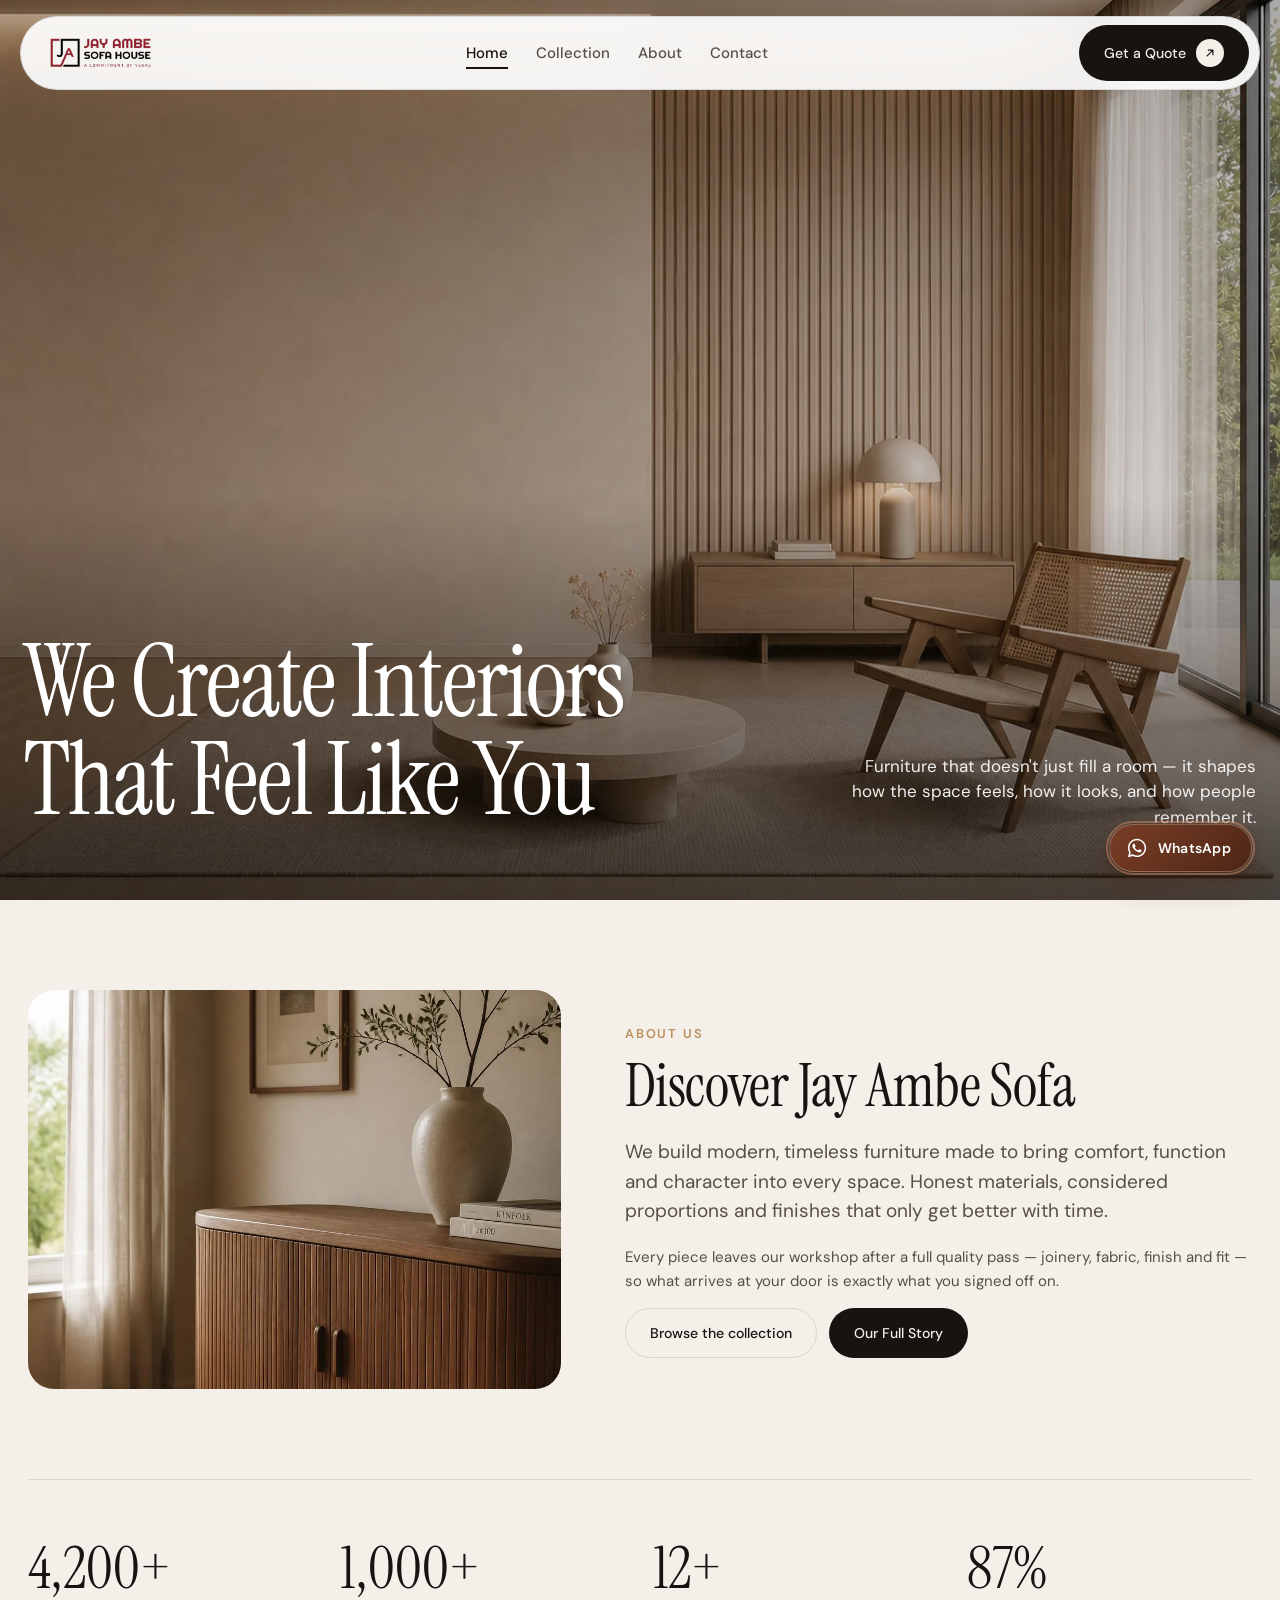
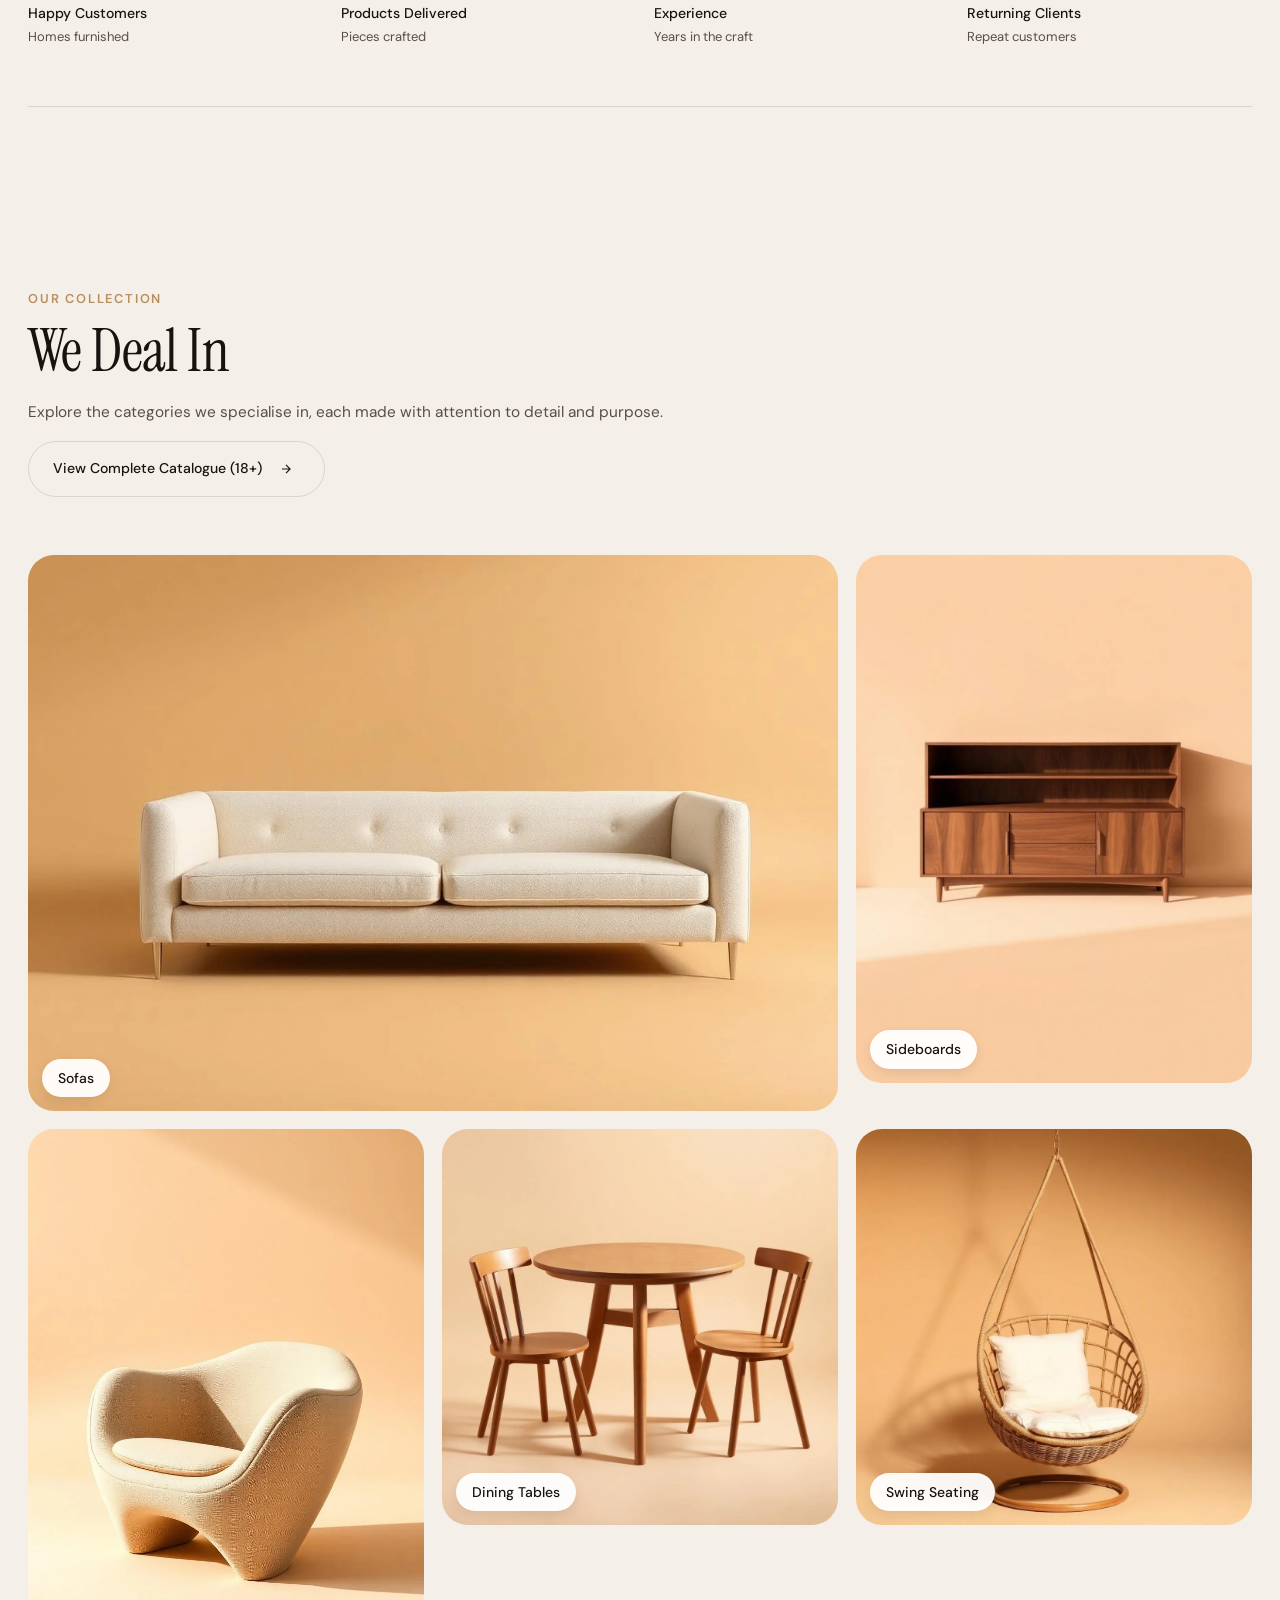
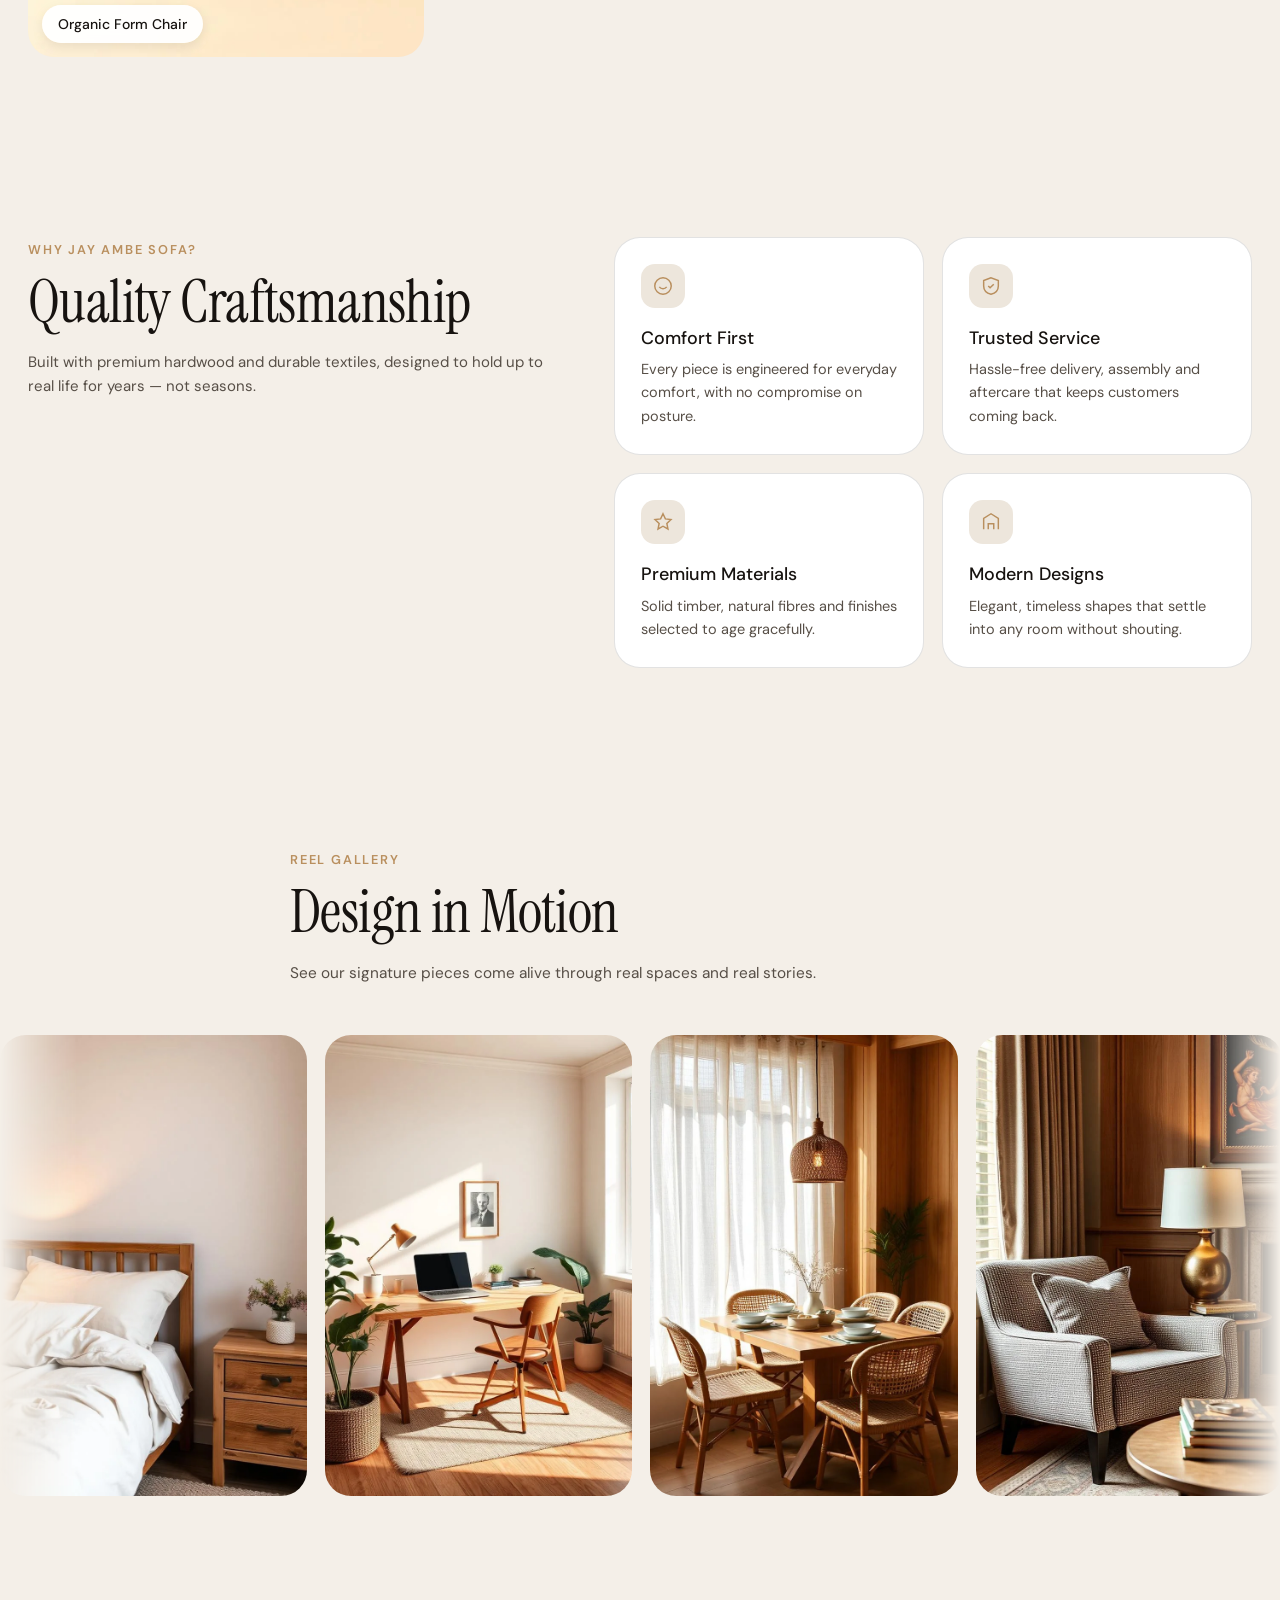
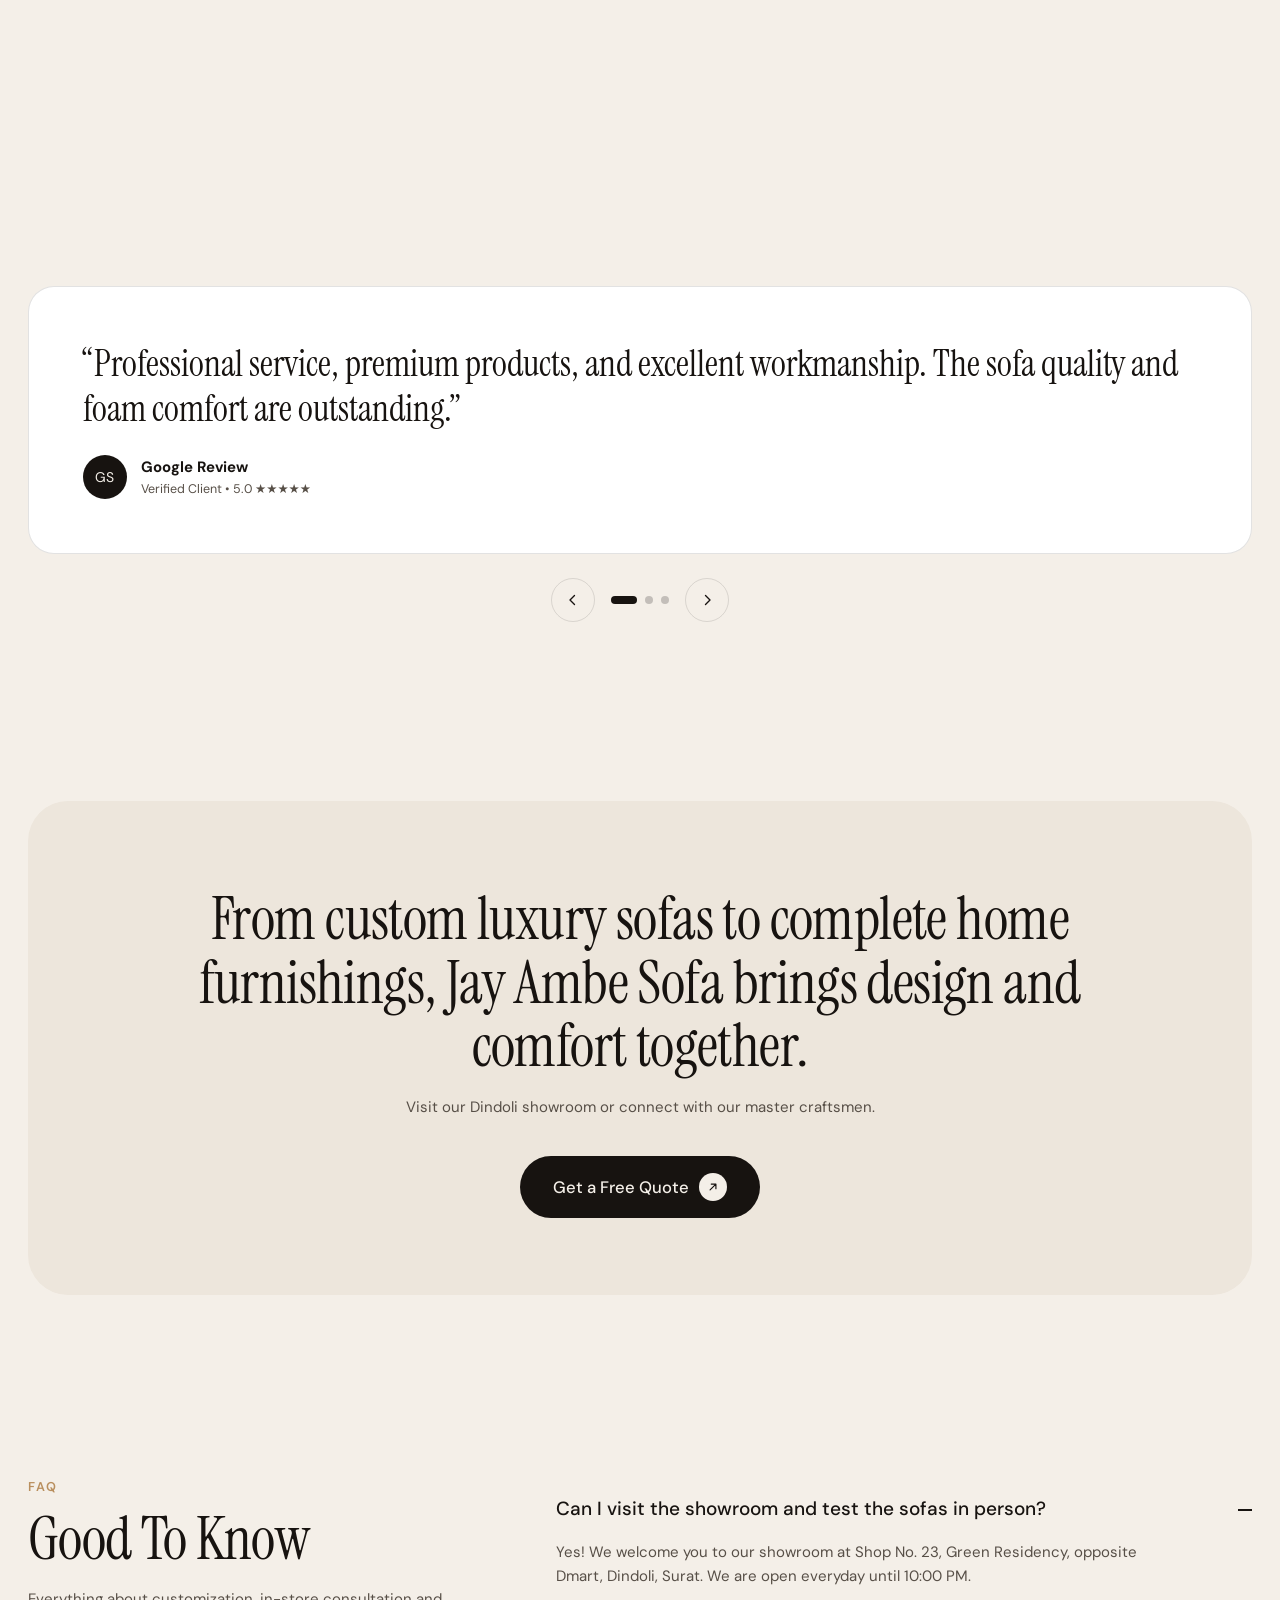
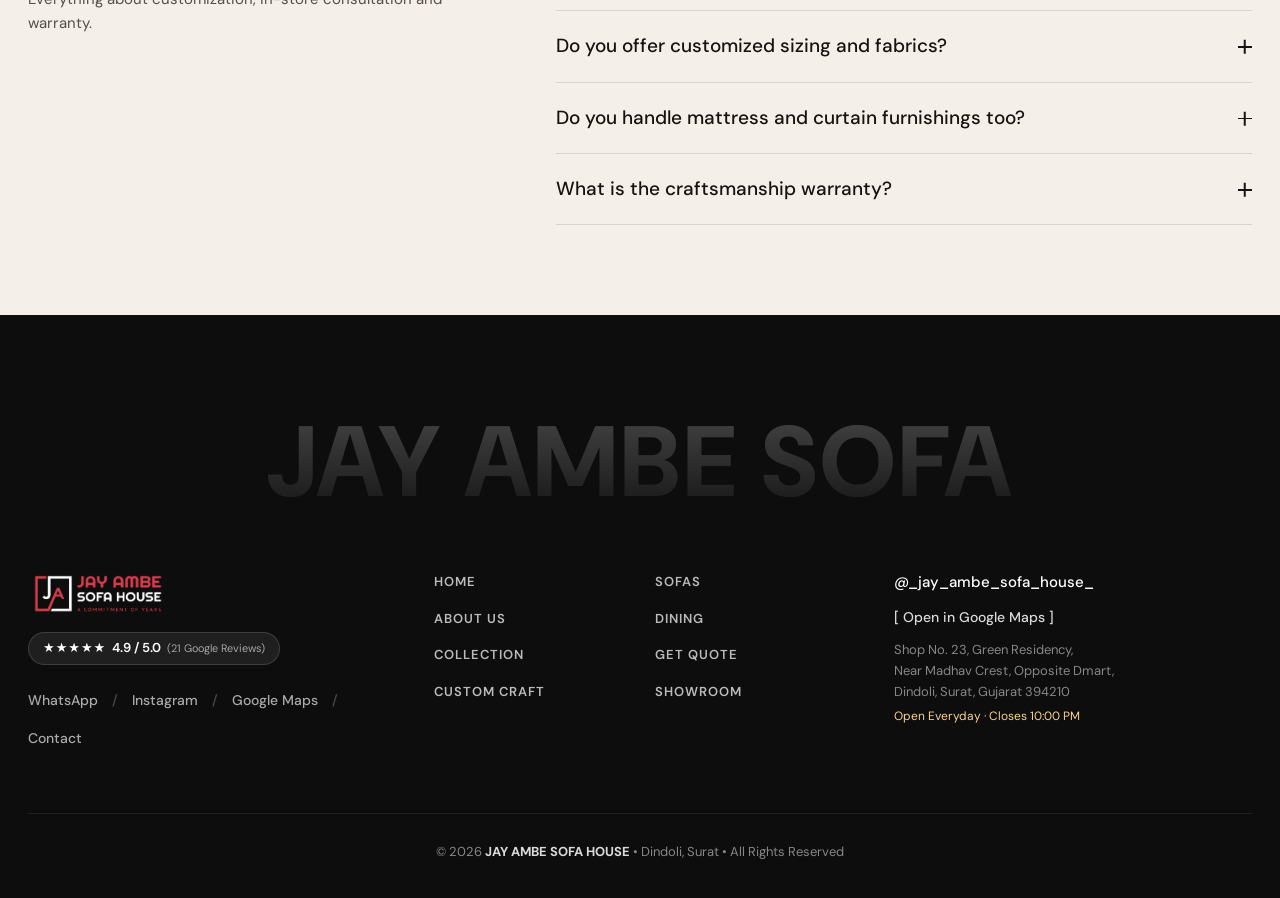
<file: index.html>
<!doctype html>
<html lang="en">
  <head>
    <meta charset="utf-8" />
    <meta name="viewport" content="width=device-width, initial-scale=1" />
    <title>Jay Ambe Sofa House — Premium Handcrafted Sofas &amp; Furnishings | Surat, Gujarat</title>
    <meta
      name="description"
      content="Jay Ambe Sofa House in Dindoli, Surat designs and crafts bespoke sofas, solid wood dining tables, lounge chairs, mattresses, and designer curtains across Gujarat."
    />
    <link rel="canonical" href="https://jayambesofa.com/index.html" />
    <meta name="robots" content="index, follow" />

    <!-- Open Graph / Facebook -->
    <meta property="og:type" content="website" />
    <meta property="og:url" content="https://jayambesofa.com/index.html" />
    <meta property="og:title" content="Jay Ambe Sofa House — Premium Handcrafted Sofas &amp; Furnishings | Surat, Gujarat" />
    <meta property="og:description" content="Handcrafted bespoke living room sofas, teak dining tables, luxury mattresses and curtains in Dindoli, Surat. Rated 4.9★ on Google." />
    <meta property="og:image" content="https://jayambesofa.com/img/image.webp" />

    <!-- Twitter Card -->
    <meta name="twitter:card" content="summary_large_image" />
    <meta name="twitter:title" content="Jay Ambe Sofa House — Premium Handcrafted Sofas &amp; Furnishings | Surat, Gujarat" />
    <meta name="twitter:description" content="Handcrafted bespoke living room sofas, teak dining tables, luxury mattresses and curtains in Dindoli, Surat. Rated 4.9★ on Google." />
    <meta name="twitter:image" content="https://jayambesofa.com/img/image.webp" />

    <link rel="manifest" href="./site.webmanifest" />
    <link rel="preconnect" href="https://fonts.googleapis.com" />
    <link rel="preconnect" href="https://fonts.gstatic.com" crossorigin />
    <link
      href="https://fonts.googleapis.com/css2?family=Instrument+Serif:ital@0;1&family=DM+Sans:opsz,wght@9..40,300;9..40,400;9..40,500;9..40,700&display=swap"
      rel="stylesheet"
    />
    <link rel="icon" type="image/png" sizes="32x32" href="./img/favicon-32x32.png" />
    <link rel="icon" type="image/png" sizes="512x512" href="./img/favicon.png" />
    <link rel="apple-touch-icon" href="./img/favicon.png" />
    <link rel="stylesheet" href="./styles.css" />

    <!-- JSON-LD Structured Data for LocalBusiness / FurnitureStore & FAQ -->
    <script type="application/ld+json">
    {
      "@context": "https://schema.org",
      "@graph": [
        {
          "@type": "FurnitureStore",
          "@id": "https://jayambesofa.com/#store",
          "name": "Jay Ambe Sofa House - Dindoli",
          "alternateName": "Jay Ambe Sofa House",
          "url": "https://jayambesofa.com",
          "logo": "https://jayambesofa.com/img/logo.webp",
          "image": "https://jayambesofa.com/img/image.webp",
          "description": "Premier sofa and home furniture store in Dindoli, Surat offering bespoke sofas, mattresses, curtains, and dining furniture.",
          "telephone": "+91-9823000000",
          "priceRange": "₹₹",
          "address": {
            "@type": "PostalAddress",
            "streetAddress": "Shop No. 23, Green Residency, Near Madhav Crest, Opposite Dmart",
            "addressLocality": "Dindoli, Surat",
            "addressRegion": "Gujarat",
            "postalCode": "394210",
            "addressCountry": "IN"
          },
          "geo": {
            "@type": "GeoCoordinates",
            "latitude": "21.1448583",
            "longitude": "72.8854042"
          },
          "openingHoursSpecification": [
            {
              "@type": "OpeningHoursSpecification",
              "dayOfWeek": ["Monday", "Tuesday", "Wednesday", "Thursday", "Friday", "Saturday", "Sunday"],
              "opens": "10:00",
              "closes": "22:00"
            }
          ],
          "aggregateRating": {
            "@type": "AggregateRating",
            "ratingValue": "4.9",
            "reviewCount": "21",
            "bestRating": "5",
            "worstRating": "1"
          },
          "sameAs": [
            "https://www.instagram.com/_jay_ambe_sofa_house_",
            "https://maps.google.com/maps?vet=10CAAQoqAOahcKEwiIjsmnzr2WAxUAAAAAHQAAAAAQBQ..i&sca_esv=efde9a0fd55cd1a4&pvq=Cg0vZy8xMXoxMDVyZ3l4IhMKDWpheSBhbWJlIHNvZmEQAhgD&lqi=Cg1qYXkgYW1iZSBzb2ZhSLz37oKEvoCACFolEAAQARACGAAYARgCIg1qYXkgYW1iZSBzb2ZhKggIAhAAEAEQApIBCnNvZmFfc3RvcmU&fvr=1&cs=1&um=1&ie=UTF-8&fb=1&gl=in&sa=X&ftid=0x3be051c1def991b5:0x7a303e2d1ca98655"
          ]
        },
        {
          "@type": "FAQPage",
          "@id": "https://jayambesofa.com/#faq",
          "mainEntity": [
            {
              "@type": "Question",
              "name": "Can I visit the showroom and test the sofas in person?",
              "acceptedAnswer": {
                "@type": "Answer",
                "text": "Yes! We welcome you to our showroom at Shop No. 23, Green Residency, opposite Dmart, Dindoli, Surat. We are open everyday until 10:00 PM."
              }
            },
            {
              "@type": "Question",
              "name": "Do you offer customized sizing and fabrics?",
              "acceptedAnswer": {
                "@type": "Answer",
                "text": "Yes. Every sofa can be customized in length, cushion firmness, high-density foam, and premium upholstery fabrics (bouclé, velvet, leatherette, and linen)."
              }
            },
            {
              "@type": "Question",
              "name": "Do you handle mattress and curtain furnishings too?",
              "acceptedAnswer": {
                "@type": "Answer",
                "text": "Yes, we are a complete furnishing destination offering custom sofas, orthopaedic and luxury mattresses, designer curtains, and interior styling."
              }
            },
            {
              "@type": "Question",
              "name": "What is the craftsmanship warranty?",
              "acceptedAnswer": {
                "@type": "Answer",
                "text": "We provide a 5-year structural warranty on solid frames and joinery, and dedicated support for all upholstery and hardware."
              }
            }
          ]
        }
      ]
    }
    </script>
  </head>
  <body class="page-home">
    <!-- NAV -->
    <header class="nav" id="nav">
      <div class="nav__inner">
        <a class="nav__brand" href="./index.html" aria-label="Jay Ambe Sofa House Home">
          <img src="./img/logo.webp" alt="Jay Ambe Sofa House" class="nav__logo" />
        </a>
        <nav class="nav__links" id="navLinks">
          <a href="./index.html" class="is-active">Home</a>
          <a href="./collection.html">Collection</a>
          <a href="./about.html">About</a>
          <a href="./contact.html">Contact</a>
        </nav>
        <a class="btn btn--dark nav__cta" href="./contact.html">
          Get a Quote
          <span class="btn__icon" aria-hidden="true">
            <svg viewBox="0 0 24 24" fill="none" stroke="currentColor" stroke-width="2">
              <path d="M7 17 17 7M9 7h8v8" stroke-linecap="round" stroke-linejoin="round" />
            </svg>
          </span>
        </a>
        <button class="nav__burger" id="navBurger" aria-label="Open menu" aria-expanded="false">
          <span></span><span></span>
        </button>
      </div>
    </header>

    <main id="top">
      <!-- HERO -->
      <section class="hero">
        <img class="hero__img" src="./img/image.webp" alt="Warm modern living room with a beige sectional sofa" width="1920" height="1088" />
        <div class="hero__scrim"></div>
        <div class="hero__content">
          <h1 class="hero__title">We Create Interiors<br />That Feel Like You</h1>
          <p class="hero__sub">
            Furniture that doesn't just fill a room — it shapes how the space feels, how it looks,
            and how people remember it.
          </p>
        </div>
      </section>

      <!-- ABOUT -->
      <section class="section about" id="about">
        <div class="container about__grid">
          <div class="about__media reveal">
            <img src="./img/about.webp" alt="Fluted walnut sideboard in a sunlit room" loading="lazy" width="1024" height="1536" />
          </div>
          <div class="about__body reveal">
            <span class="eyebrow">About Us</span>
            <h2 class="h2">Discover Jay Ambe Sofa</h2>
            <p class="lead">
              We build modern, timeless furniture made to bring comfort, function and character into
              every space. Honest materials, considered proportions and finishes that only get
              better with time.
            </p>
            <p class="muted">
              Every piece leaves our workshop after a full quality pass — joinery, fabric, finish
              and fit — so what arrives at your door is exactly what you signed off on.
            </p>
            <div style="display:flex; gap:12px; flex-wrap:wrap; margin-top:8px;">
              <a class="btn btn--outline" href="./collection.html">Browse the collection</a>
              <a class="btn btn--dark" href="./about.html">Our Full Story</a>
            </div>
          </div>
        </div>
      </section>

      <!-- STATS -->
      <section class="section stats-section" id="services">
        <div class="container stats">
          <div class="stat reveal">
            <span class="stat__num" data-count="4200" data-suffix="+">0</span>
            <span class="stat__label">Happy Customers</span>
            <span class="stat__note">Homes furnished</span>
          </div>
          <div class="stat reveal">
            <span class="stat__num" data-count="1000" data-suffix="+">0</span>
            <span class="stat__label">Products Delivered</span>
            <span class="stat__note">Pieces crafted</span>
          </div>
          <div class="stat reveal">
            <span class="stat__num" data-count="12" data-suffix="+">0</span>
            <span class="stat__label">Experience</span>
            <span class="stat__note">Years in the craft</span>
          </div>
          <div class="stat reveal">
            <span class="stat__num" data-count="87" data-suffix="%">0</span>
            <span class="stat__label">Returning Clients</span>
            <span class="stat__note">Repeat customers</span>
          </div>
        </div>
      </section>

      <!-- COLLECTION / WE DEAL IN -->
      <section class="section" id="collection">
        <div class="container">
          <div class="section__head reveal">
            <div style="display:flex; justify-content:space-between; align-items:flex-end; flex-wrap:wrap; gap:16px;">
              <div>
                <span class="eyebrow">Our Collection</span>
                <h2 class="h2">We Deal In</h2>
                <p class="muted section__intro">
                  Explore the categories we specialise in, each made with attention to detail and purpose.
                </p>
              </div>
              <a href="./collection.html" class="btn btn--outline" style="margin-bottom:8px;">
                View Complete Catalogue (18+)
                <span class="btn__icon" aria-hidden="true">
                  <svg viewBox="0 0 24 24" fill="none" stroke="currentColor" stroke-width="2" width="16" height="16"><path d="M5 12h14M12 5l7 7-7 7"/></svg>
                </span>
              </a>
            </div>
          </div>

          <div class="cards">
            <a class="card card--wide reveal" href="./collection.html?category=sofas" aria-label="Explore Sofas collection">
              <img src="./img/sofa.webp" alt="Cream boucle three-seat sofa" loading="lazy" />
              <span class="card__label">Sofas</span>
              <span class="card__action">
                Explore Sofas
                <svg viewBox="0 0 24 24" fill="none" stroke="currentColor" stroke-width="2" width="16" height="16">
                  <path d="M5 12h14M12 5l7 7-7 7" stroke-linecap="round" stroke-linejoin="round"/>
                </svg>
              </span>
            </a>
            <a class="card card--tall reveal" href="./collection.html?category=sideboards" aria-label="Explore Sideboards collection">
              <img src="./img/sideboard.webp" alt="Walnut sideboard cabinet" loading="lazy" />
              <span class="card__label">Sideboards</span>
              <span class="card__action">
                Explore Sideboards
                <svg viewBox="0 0 24 24" fill="none" stroke="currentColor" stroke-width="2" width="16" height="16">
                  <path d="M5 12h14M12 5l7 7-7 7" stroke-linecap="round" stroke-linejoin="round"/>
                </svg>
              </span>
            </a>
            <a class="card card--tall reveal" href="./collection.html?category=chairs" aria-label="Explore Organic Form Chair collection">
              <img src="./img/chair.webp" alt="Organic form lounge chair in oatmeal fabric" loading="lazy" />
              <span class="card__label">Organic Form Chair</span>
              <span class="card__action">
                Explore Chairs
                <svg viewBox="0 0 24 24" fill="none" stroke="currentColor" stroke-width="2" width="16" height="16">
                  <path d="M5 12h14M12 5l7 7-7 7" stroke-linecap="round" stroke-linejoin="round"/>
                </svg>
              </span>
            </a>
            <a class="card reveal" href="./collection.html?category=tables" aria-label="Explore Dining Tables collection">
              <img src="./img/table.webp" alt="Round oak dining table with two chairs" loading="lazy" />
              <span class="card__label">Dining Tables</span>
              <span class="card__action">
                Explore Tables
                <svg viewBox="0 0 24 24" fill="none" stroke="currentColor" stroke-width="2" width="16" height="16">
                  <path d="M5 12h14M12 5l7 7-7 7" stroke-linecap="round" stroke-linejoin="round"/>
                </svg>
              </span>
            </a>
            <a class="card reveal" href="./collection.html?category=swings" aria-label="Explore Swing Seating collection">
              <img src="./img/swing.webp" alt="Rattan hanging swing chair with cushion" loading="lazy" />
              <span class="card__label">Swing Seating</span>
              <span class="card__action">
                Explore Swings
                <svg viewBox="0 0 24 24" fill="none" stroke="currentColor" stroke-width="2" width="16" height="16">
                  <path d="M5 12h14M12 5l7 7-7 7" stroke-linecap="round" stroke-linejoin="round"/>
                </svg>
              </span>
            </a>
          </div>
        </div>
      </section>

      <!-- FEATURES -->
      <section class="section features" id="features">
        <div class="container features__grid">
          <div class="features__lead reveal">
            <span class="eyebrow">Why Jay Ambe Sofa?</span>
            <h2 class="h2">Quality Craftsmanship</h2>
            <p class="muted">
              Built with premium hardwood and durable textiles, designed to hold up to real life for
              years — not seasons.
            </p>
          </div>
          <div class="features__items">
            <article class="feature reveal">
              <span class="feature__icon" aria-hidden="true">
                <svg viewBox="0 0 24 24" fill="none" stroke="currentColor" stroke-width="1.6"><path d="M3 12a9 9 0 1 1 18 0 9 9 0 0 1-18 0Z"/><path d="M8 13s1.5 2 4 2 4-2 4-2"/><path d="M9 9h.01M15 9h.01"/></svg>
              </span>
              <h3>Comfort First</h3>
              <p>Every piece is engineered for everyday comfort, with no compromise on posture.</p>
            </article>
            <article class="feature reveal">
              <span class="feature__icon" aria-hidden="true">
                <svg viewBox="0 0 24 24" fill="none" stroke="currentColor" stroke-width="1.6"><path d="M12 3 4 6v6c0 4.5 3.4 7.9 8 9 4.6-1.1 8-4.5 8-9V6l-8-3Z"/><path d="m9 12 2 2 4-4"/></svg>
              </span>
              <h3>Trusted Service</h3>
              <p>Hassle-free delivery, assembly and aftercare that keeps customers coming back.</p>
            </article>
            <article class="feature reveal">
              <span class="feature__icon" aria-hidden="true">
                <svg viewBox="0 0 24 24" fill="none" stroke="currentColor" stroke-width="1.6"><path d="m12 3 2.6 5.6 6.1.8-4.5 4.2 1.2 6-5.4-3-5.4 3 1.2-6L3.3 9.4l6.1-.8L12 3Z"/></svg>
              </span>
              <h3>Premium Materials</h3>
              <p>Solid timber, natural fibres and finishes selected to age gracefully.</p>
            </article>
            <article class="feature reveal">
              <span class="feature__icon" aria-hidden="true">
                <svg viewBox="0 0 24 24" fill="none" stroke="currentColor" stroke-width="1.6"><path d="M4 20V8l8-5 8 5v12"/><path d="M9 20v-6h6v6"/></svg>
              </span>
              <h3>Modern Designs</h3>
              <p>Elegant, timeless shapes that settle into any room without shouting.</p>
            </article>
          </div>
        </div>
      </section>

      <!-- REEL -->
      <section class="section reel-section">
        <div class="container section__head reveal">
          <span class="eyebrow">Reel Gallery</span>
          <h2 class="h2">Design in Motion</h2>
          <p class="muted section__intro">
            See our signature pieces come alive through real spaces and real stories.
          </p>
        </div>
        <div class="marquee" id="marquee">
          <div class="marquee__track" id="marqueeTrack">
            <figure class="reel"><img src="./img/reel-1.webp" alt="Styled bedroom with linen bedding" loading="lazy" /></figure>
            <figure class="reel"><img src="./img/reel-2.webp" alt="Minimal home office with oak desk" loading="lazy" /></figure>
            <figure class="reel"><img src="./img/reel-3.webp" alt="Dining nook with woven chairs" loading="lazy" /></figure>
            <figure class="reel"><img src="./img/reel-4.webp" alt="Living room corner with armchair and lamp" loading="lazy" /></figure>
          </div>
        </div>
      </section>

      <!-- TESTIMONIALS -->
      <section class="section testimonials">
        <div class="container">
          <div class="section__head reveal">
            <div class="single-studio-badge" style="margin-bottom:12px;">
              <span class="rating-stars">★★★★★</span>
              <strong>4.9 Rating</strong>
              <span class="rating-count">(21 Google Reviews)</span>
            </div>
            <h2 class="h2">What Our Customers Say</h2>
            <p class="muted section__intro">
              Real verified experiences from homeowners and clients who visited our Dindoli, Surat showroom.
            </p>
          </div>

          <div class="slider reveal" id="slider">
            <div class="slider__viewport">
              <ul class="slider__track" id="sliderTrack">
                <li class="quote">
                  <p>“Professional service, premium products, and excellent workmanship. The sofa quality and foam comfort are outstanding.”</p>
                  <div class="quote__by"><span class="avatar">GS</span><span><strong>Google Review</strong><small>Verified Client • 5.0 ★★★★★</small></span></div>
                </li>
                <li class="quote">
                  <p>“They patiently answered all my questions and helped me choose the right sofa with customized dimensions and fabrics.”</p>
                  <div class="quote__by"><span class="avatar">VR</span><span><strong>Verified Customer</strong><small>Dindoli, Surat • 5.0 ★★★★★</small></span></div>
                </li>
                <li class="quote">
                  <p>“Best showroom in Dindoli. Sofa, mattress, curtain and all furnishing items available with exceptional craftsmanship.”</p>
                  <div class="quote__by"><span class="avatar">JA</span><span><strong>Showroom Client</strong><small>Surat, Gujarat • 5.0 ★★★★★</small></span></div>
                </li>
              </ul>
            </div>
            <div class="slider__controls">
              <button class="slider__btn" id="prev" aria-label="Previous testimonial">
                <svg viewBox="0 0 24 24" fill="none" stroke="currentColor" stroke-width="1.8"><path d="m14 6-6 6 6 6" stroke-linecap="round" stroke-linejoin="round"/></svg>
              </button>
              <div class="slider__dots" id="dots"></div>
              <button class="slider__btn" id="next" aria-label="Next testimonial">
                <svg viewBox="0 0 24 24" fill="none" stroke="currentColor" stroke-width="1.8"><path d="m10 6 6 6-6 6" stroke-linecap="round" stroke-linejoin="round"/></svg>
              </button>
            </div>
          </div>
        </div>
      </section>

      <!-- CTA -->
      <section class="section" id="contact">
        <div class="container cta reveal">
          <h2 class="h2 cta__title">
            From custom luxury sofas to complete home furnishings, Jay Ambe Sofa brings design and comfort together.
          </h2>
          <p class="muted">Visit our Dindoli showroom or connect with our master craftsmen.</p>
          <a class="btn btn--dark btn--lg" href="./contact.html">
            Get a Free Quote
            <span class="btn__icon" aria-hidden="true">
              <svg viewBox="0 0 24 24" fill="none" stroke="currentColor" stroke-width="2"><path d="M7 17 17 7M9 7h8v8" stroke-linecap="round" stroke-linejoin="round"/></svg>
            </span>
          </a>
        </div>
      </section>

      <!-- FAQ -->
      <section class="section">
        <div class="container faq-grid">
          <div class="reveal">
            <span class="eyebrow">FAQ</span>
            <h2 class="h2">Good To Know</h2>
            <p class="muted">Everything about customization, in-store consultation and warranty.</p>
          </div>
          <div class="faq reveal" id="faq">
            <details class="faq__item" open>
              <summary>Can I visit the showroom and test the sofas in person?<span class="faq__plus" aria-hidden="true"></span></summary>
              <p>Yes! We welcome you to our showroom at Shop No. 23, Green Residency, opposite Dmart, Dindoli, Surat. We are open everyday until 10:00 PM.</p>
            </details>
            <details class="faq__item">
              <summary>Do you offer customized sizing and fabrics?<span class="faq__plus" aria-hidden="true"></span></summary>
              <p>Yes. Every sofa can be customized in length, cushion firmness, high-density foam, and premium upholstery fabrics (bouclé, velvet, leatherette, and linen).</p>
            </details>
            <details class="faq__item">
              <summary>Do you handle mattress and curtain furnishings too?<span class="faq__plus" aria-hidden="true"></span></summary>
              <p>Yes, we are a complete furnishing destination offering custom sofas, orthopaedic and luxury mattresses, designer curtains, and interior styling.</p>
            </details>
            <details class="faq__item">
              <summary>What is the craftsmanship warranty?<span class="faq__plus" aria-hidden="true"></span></summary>
              <p>We provide a 5-year structural warranty on solid frames and joinery, and dedicated support for all upholstery and hardware.</p>
            </details>
          </div>
        </div>
      </section>
    </main>

    <!-- FOOTER -->
    <footer class="footer">
      <div class="footer__watermark-wrap">
        <span class="footer__watermark">JAY AMBE SOFA</span>
      </div>
      <div class="container footer__main">
        <div class="footer__brand-col">
          <a class="footer__brand-logo" href="./index.html" aria-label="Jay Ambe Sofa House Home">
            <div class="footer__logo-badge">
              <img src="./img/logo_white.webp" alt="Jay Ambe Sofa House" class="footer__logo-img" />
            </div>
          </a>
          <div class="footer__rating-tag">
            <span class="rating-stars">★★★★★</span>
            <span>4.9 / 5.0</span>
            <small>(21 Google Reviews)</small>
          </div>
          <div class="footer__socials">
            <a href="https://wa.me/919823000000?text=Hello%20Jay%20Ambe%20Sofa%20House,%20I%20would%20like%20to%20inquire%20about%20your%20sofas%20and%20furnishings." target="_blank" rel="noopener" aria-label="Chat on WhatsApp">WhatsApp</a>
            <span class="sep">/</span>
            <a href="https://www.instagram.com/_jay_ambe_sofa_house_" target="_blank" rel="noopener" aria-label="Instagram">Instagram</a>
            <span class="sep">/</span>
            <a href="https://maps.google.com/maps?vet=10CAAQoqAOahcKEwiIjsmnzr2WAxUAAAAAHQAAAAAQBQ..i&sca_esv=efde9a0fd55cd1a4&pvq=Cg0vZy8xMXoxMDVyZ3l4IhMKDWpheSBhbWJlIHNvZmEQAhgD&lqi=Cg1qYXkgYW1iZSBzb2ZhSLz37oKEvoCACFolEAAQARACGAAYARgCIg1qYXkgYW1iZSBzb2ZhKggIAhAAEAEQApIBCnNvZmFfc3RvcmU&fvr=1&cs=1&um=1&ie=UTF-8&fb=1&gl=in&sa=X&ftid=0x3be051c1def991b5:0x7a303e2d1ca98655" target="_blank" rel="noopener" aria-label="Google Maps Directions">Google Maps</a>
            <span class="sep">/</span>
            <a href="./contact.html" aria-label="Direct Inquiry">Contact</a>
          </div>
        </div>

        <div class="footer__nav-cols">
          <div class="footer__nav-col">
            <a href="./index.html">HOME</a>
            <a href="./about.html">ABOUT US</a>
            <a href="./collection.html">COLLECTION</a>
            <a href="./contact.html">CUSTOM CRAFT</a>
          </div>
          <div class="footer__nav-col">
            <a href="./collection.html?category=sofas">SOFAS</a>
            <a href="./collection.html?category=tables">DINING</a>
            <a href="./contact.html">GET QUOTE</a>
            <a href="./about.html#showroom">SHOWROOM</a>
          </div>
        </div>

        <div class="footer__contact-col">
          <a class="footer__phone" href="https://www.instagram.com/_jay_ambe_sofa_house_" target="_blank" rel="noopener">@_jay_ambe_sofa_house_</a>
          <a class="footer__email-pill" href="https://maps.google.com/maps?vet=10CAAQoqAOahcKEwiIjsmnzr2WAxUAAAAAHQAAAAAQBQ..i&sca_esv=efde9a0fd55cd1a4&pvq=Cg0vZy8xMXoxMDVyZ3l4IhMKDWpheSBhbWJlIHNvZmEQAhgD&lqi=Cg1qYXkgYW1iZSBzb2ZhSLz37oKEvoCACFolEAAQARACGAAYARgCIg1qYXkgYW1iZSBzb2ZhKggIAhAAEAEQApIBCnNvZmFfc3RvcmU&fvr=1&cs=1&um=1&ie=UTF-8&fb=1&gl=in&sa=X&ftid=0x3be051c1def991b5:0x7a303e2d1ca98655" target="_blank" rel="noopener">[ Open in Google Maps ]</a>
          <p class="footer__address">
            Shop No. 23, Green Residency,<br />
            Near Madhav Crest, Opposite Dmart,<br />
            Dindoli, Surat, Gujarat 394210<br />
            <span style="color: #fbd38d; font-size:12px; display:inline-block; margin-top:4px;">Open Everyday · Closes 10:00 PM</span>
          </p>
        </div>
      </div>

      <div class="container footer__bottom-center">
        <span>© <span id="year"></span> <strong>JAY AMBE SOFA HOUSE</strong> • Dindoli, Surat • All Rights Reserved</span>
      </div>
    </footer>

    <!-- FLOATING WHATSAPP BUTTON (BROWN THEME) -->
    <a href="https://wa.me/919823000000?text=Hello%20Jay%20Ambe%20Sofa%20House,%20I%20would%20like%20to%20inquire%20about%20your%20sofas%20and%20furniture." class="whatsapp-float" target="_blank" rel="noopener" aria-label="Chat on WhatsApp">
      <span class="whatsapp-float__pulse" aria-hidden="true"></span>
      <span class="whatsapp-float__icon" aria-hidden="true">
        <svg viewBox="0 0 24 24" width="22" height="22" fill="currentColor">
          <path d="M12.04 2c-5.46 0-9.91 4.45-9.91 9.91 0 1.75.46 3.45 1.32 4.95L2.05 22l5.25-1.38c1.45.79 3.08 1.21 4.74 1.21 5.46 0 9.91-4.45 9.91-9.91 0-2.65-1.03-5.14-2.9-7.01A9.82 9.82 0 0 0 12.04 2m.01 1.67c2.2 0 4.26.86 5.82 2.42a8.23 8.23 0 0 1 2.41 5.83c0 4.54-3.7 8.24-8.24 8.24-1.48 0-2.93-.4-4.2-1.15l-.3-.18-3.12.82.83-3.04-.2-.31a8.2 8.2 0 0 1-1.26-4.38c0-4.54 3.7-8.24 8.24-8.24M8.53 7.33c-.2 0-.43.08-.66.33-.23.25-.87.85-.87 2.07s.89 2.4 1.02 2.57c.12.17 1.76 2.68 4.25 3.76 2.08.9 2.51.72 2.96.68.45-.04 1.45-.59 1.66-1.16.2-.57.2-1.06.14-1.16-.06-.1-.23-.17-.48-.29s-1.45-.72-1.68-.8c-.23-.08-.39-.12-.56.12-.16.25-.64.8-.78.96-.15.17-.29.19-.54.06-.25-.12-1.05-.39-2-1.24-.74-.66-1.24-1.47-1.38-1.72-.15-.25-.02-.38.11-.5.11-.11.25-.29.37-.43.12-.15.17-.25.25-.41.08-.17.04-.31-.02-.43s-.56-1.35-.77-1.85c-.2-.48-.41-.42-.56-.43h-.48Z"/>
        </svg>
      </span>
      <span class="whatsapp-float__text">WhatsApp</span>
    </a>

    <script src="./main.js"></script>
  </body>
</html>
</file>
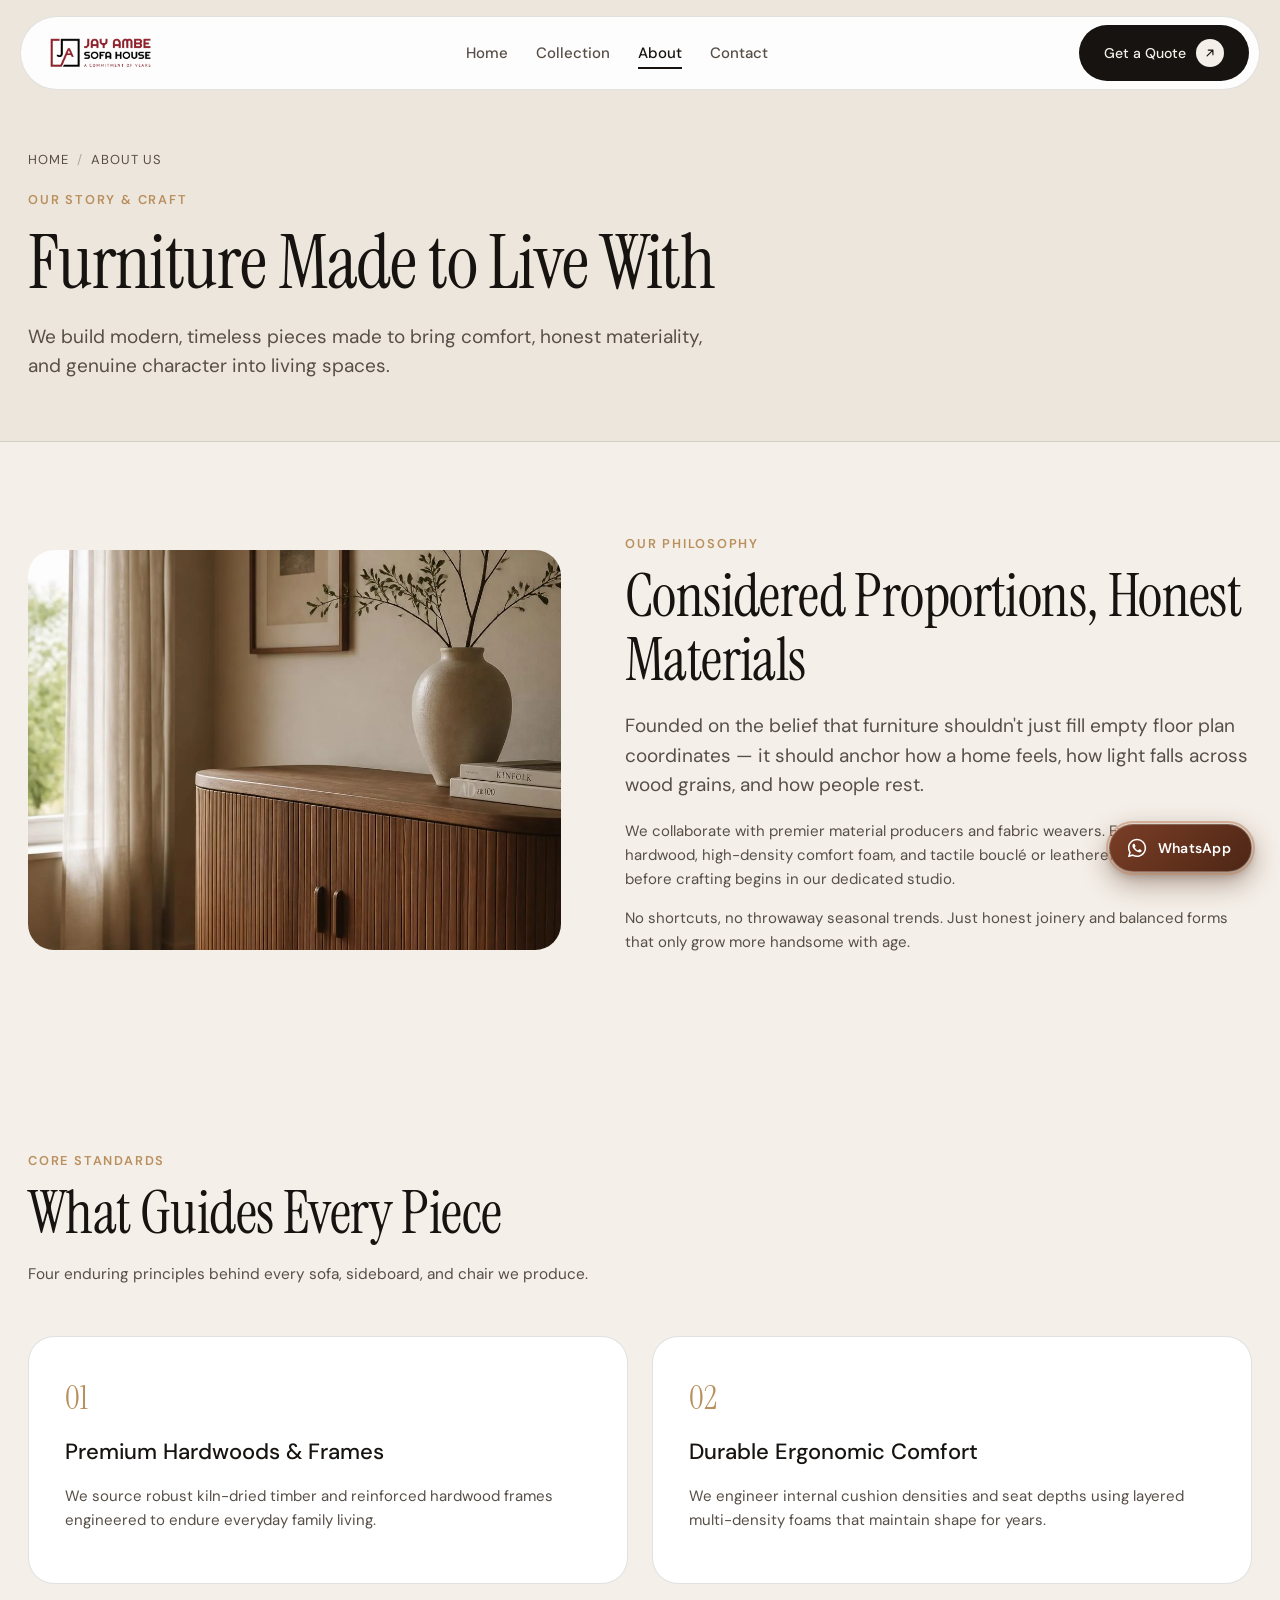
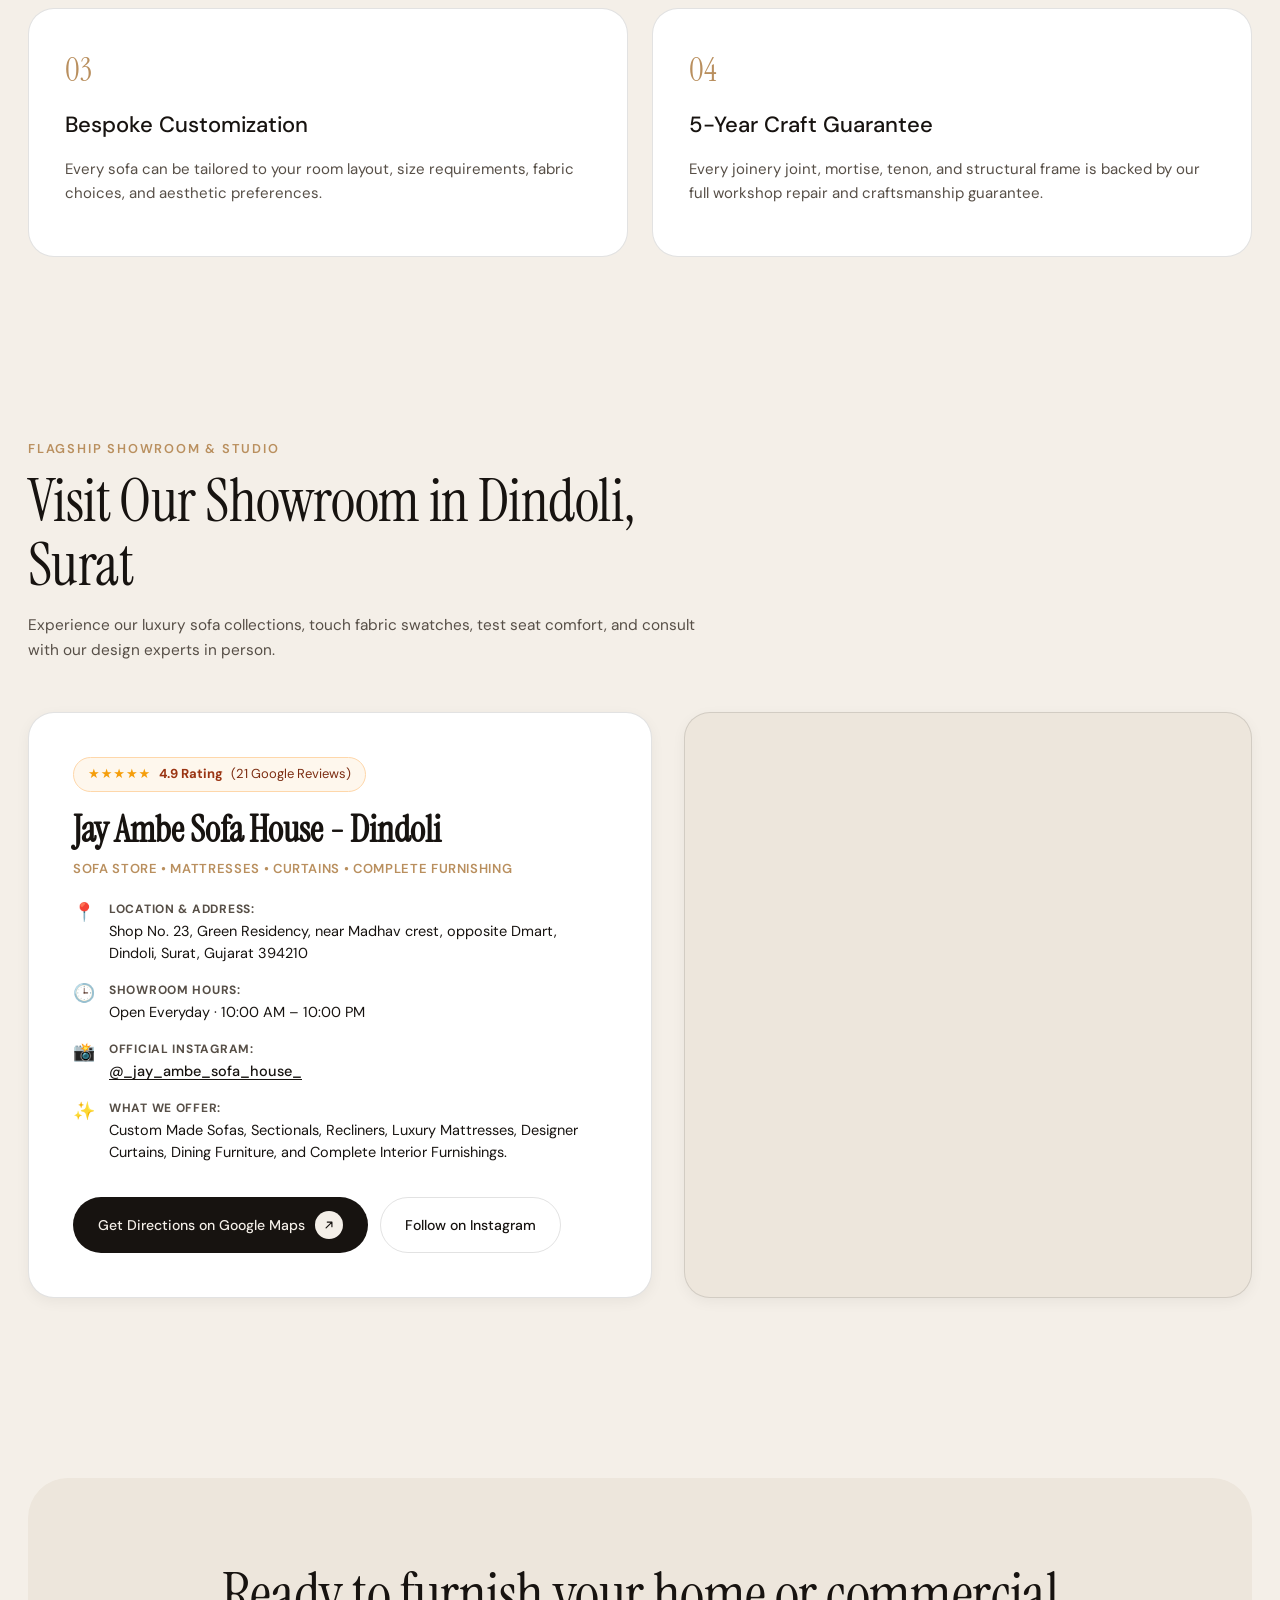
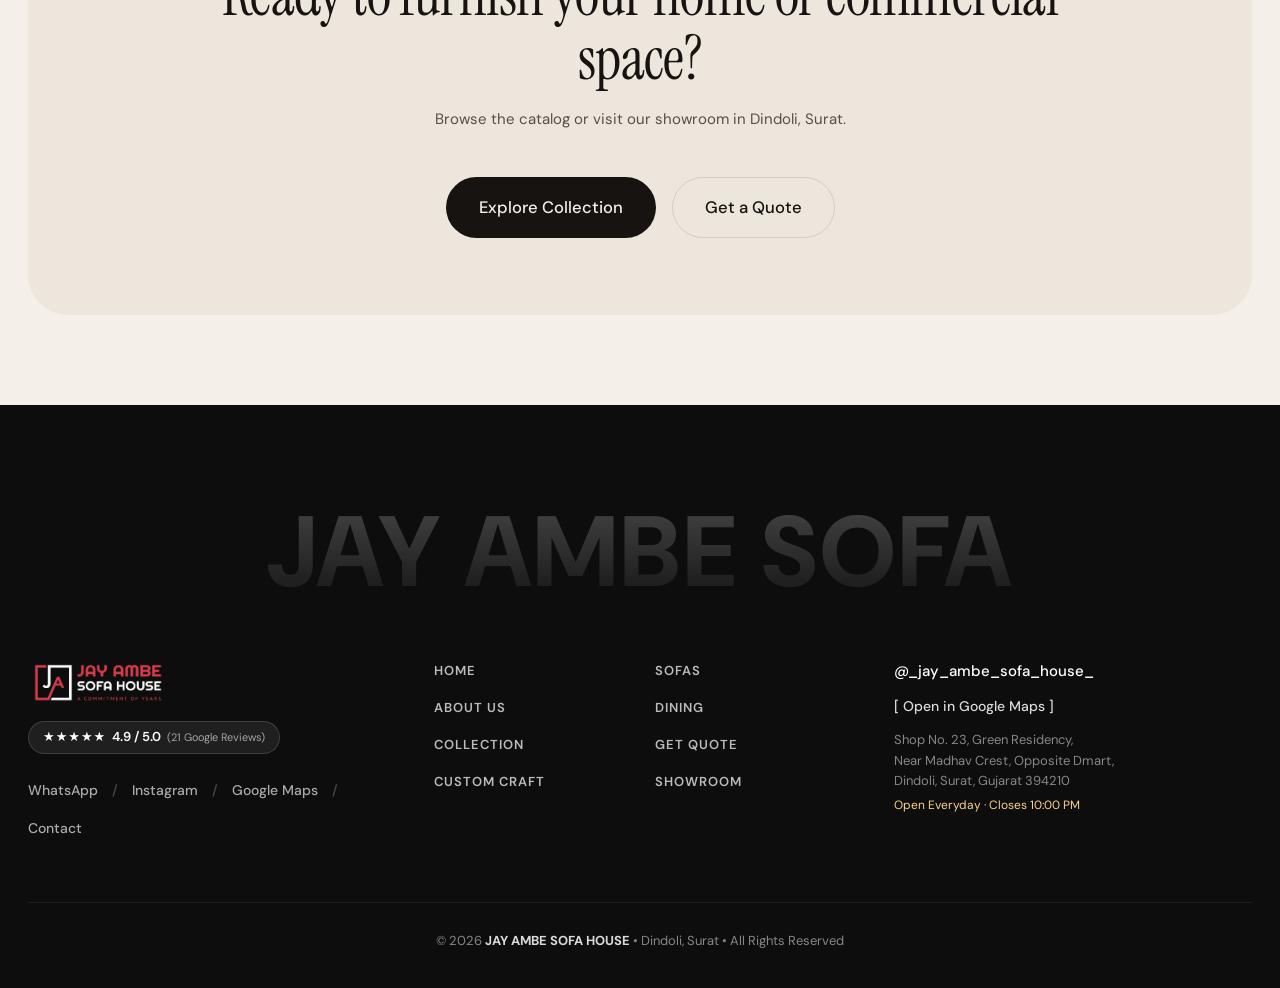
<file: about.html>
<!doctype html>
<html lang="en">
  <head>
    <meta charset="utf-8" />
    <meta name="viewport" content="width=device-width, initial-scale=1" />
    <title>About Us — Jay Ambe Sofa House | Dindoli, Surat, Gujarat</title>
    <meta
      name="description"
      content="Learn about Jay Ambe Sofa House's design philosophy, seasoned hardwoods, and master joinery behind our bespoke, handcrafted living room furniture in Surat."
    />
    <link rel="canonical" href="https://jayambesofa.com/about.html" />
    <meta name="robots" content="index, follow" />

    <!-- Open Graph -->
    <meta property="og:type" content="article" />
    <meta property="og:url" content="https://jayambesofa.com/about.html" />
    <meta property="og:title" content="About Us — Jay Ambe Sofa House | Dindoli, Surat, Gujarat" />
    <meta property="og:description" content="Discover our artisan furniture making process, honest hardwoods, and flagship showroom in Dindoli, Surat." />
    <meta property="og:image" content="https://jayambesofa.com/img/about.webp" />

    <!-- Twitter Card -->
    <meta name="twitter:card" content="summary_large_image" />
    <meta name="twitter:title" content="About Us — Jay Ambe Sofa House | Dindoli, Surat, Gujarat" />
    <meta name="twitter:description" content="Discover our artisan furniture making process, honest hardwoods, and flagship showroom in Dindoli, Surat." />
    <meta name="twitter:image" content="https://jayambesofa.com/img/about.webp" />

    <link rel="manifest" href="./site.webmanifest" />
    <link rel="preconnect" href="https://fonts.googleapis.com" />
    <link rel="preconnect" href="https://fonts.gstatic.com" crossorigin />
    <link
      href="https://fonts.googleapis.com/css2?family=Instrument+Serif:ital@0;1&family=DM+Sans:opsz,wght@9..40,300;9..40,400;9..40,500;9..40,700&display=swap"
      rel="stylesheet"
    />
    <link rel="icon" type="image/png" sizes="32x32" href="./img/favicon-32x32.png" />
    <link rel="icon" type="image/png" sizes="512x512" href="./img/favicon.png" />
    <link rel="apple-touch-icon" href="./img/favicon.png" />
    <link rel="stylesheet" href="./styles.css" />

    <!-- JSON-LD Breadcrumb & AboutPage Schema -->
    <script type="application/ld+json">
    {
      "@context": "https://schema.org",
      "@graph": [
        {
          "@type": "BreadcrumbList",
          "itemListElement": [
            {
              "@type": "ListItem",
              "position": 1,
              "name": "Home",
              "item": "https://jayambesofa.com/index.html"
            },
            {
              "@type": "ListItem",
              "position": 2,
              "name": "About Us",
              "item": "https://jayambesofa.com/about.html"
            }
          ]
        },
        {
          "@type": "AboutPage",
          "@id": "https://jayambesofa.com/about.html#webpage",
          "url": "https://jayambesofa.com/about.html",
          "name": "About Jay Ambe Sofa House",
          "description": "Learn about our craftsmanship standards, 5-year guarantee, and flagship sofa studio in Dindoli, Surat."
        }
      ]
    }
    </script>
  </head>
  <body class="page-about">
    <!-- NAV -->
    <header class="nav" id="nav">
      <div class="nav__inner">
        <a class="nav__brand" href="./index.html" aria-label="Jay Ambe Sofa House Home">
          <img src="./img/logo.webp" alt="Jay Ambe Sofa House" class="nav__logo" />
        </a>
        <nav class="nav__links" id="navLinks">
          <a href="./index.html">Home</a>
          <a href="./collection.html">Collection</a>
          <a href="./about.html" class="is-active">About</a>
          <a href="./contact.html">Contact</a>
        </nav>
        <a class="btn btn--dark nav__cta" href="./contact.html">
          Get a Quote
          <span class="btn__icon" aria-hidden="true">
            <svg viewBox="0 0 24 24" fill="none" stroke="currentColor" stroke-width="2">
              <path d="M7 17 17 7M9 7h8v8" stroke-linecap="round" stroke-linejoin="round" />
            </svg>
          </span>
        </a>
        <button class="nav__burger" id="navBurger" aria-label="Open menu" aria-expanded="false">
          <span></span><span></span>
        </button>
      </div>
    </header>

    <main>
      <!-- HERO -->
      <section class="page-hero">
        <div class="container">
          <div class="breadcrumbs">
            <a href="./index.html">Home</a>
            <span class="breadcrumb-sep">/</span>
            <span>About Us</span>
          </div>
          <span class="eyebrow">Our Story &amp; Craft</span>
          <h1 class="h1 page-hero__title">Furniture Made to Live With</h1>
          <p class="lead page-hero__lead">
            We build modern, timeless pieces made to bring comfort, honest materiality, and genuine character into living spaces.
          </p>
        </div>
      </section>

      <!-- STORY SECTION -->
      <section class="section about-story">
        <div class="container about__grid">
          <div class="about__media reveal">
            <img src="./img/about.webp" alt="Sunlit workshop and fluted timber sideboard" loading="lazy" />
          </div>
          <div class="about__body reveal">
            <span class="eyebrow">Our Philosophy</span>
            <h2 class="h2">Considered Proportions, Honest Materials</h2>
            <p class="lead">
              Founded on the belief that furniture shouldn't just fill empty floor plan coordinates — it should anchor how a home feels, how light falls across wood grains, and how people rest.
            </p>
            <p class="muted">
              We collaborate with premier material producers and fabric weavers. Every cut of solid hardwood, high-density comfort foam, and tactile bouclé or leatherette is inspected before crafting begins in our dedicated studio.
            </p>
            <p class="muted">
              No shortcuts, no throwaway seasonal trends. Just honest joinery and balanced forms that only grow more handsome with age.
            </p>
          </div>
        </div>
      </section>

      <!-- VALUES GRID -->
      <section class="section values-section">
        <div class="container">
          <div class="section__head reveal">
            <span class="eyebrow">Core Standards</span>
            <h2 class="h2">What Guides Every Piece</h2>
            <p class="muted section__intro">Four enduring principles behind every sofa, sideboard, and chair we produce.</p>
          </div>

          <div class="values__grid">
            <div class="value-card reveal">
              <span class="value-card__num">01</span>
              <h3>Premium Hardwoods &amp; Frames</h3>
              <p class="muted">We source robust kiln-dried timber and reinforced hardwood frames engineered to endure everyday family living.</p>
            </div>
            <div class="value-card reveal">
              <span class="value-card__num">02</span>
              <h3>Durable Ergonomic Comfort</h3>
              <p class="muted">We engineer internal cushion densities and seat depths using layered multi-density foams that maintain shape for years.</p>
            </div>
            <div class="value-card reveal">
              <span class="value-card__num">03</span>
              <h3>Bespoke Customization</h3>
              <p class="muted">Every sofa can be tailored to your room layout, size requirements, fabric choices, and aesthetic preferences.</p>
            </div>
            <div class="value-card reveal">
              <span class="value-card__num">04</span>
              <h3>5-Year Craft Guarantee</h3>
              <p class="muted">Every joinery joint, mortise, tenon, and structural frame is backed by our full workshop repair and craftsmanship guarantee.</p>
            </div>
          </div>
        </div>
      </section>

      <!-- WORKSHOP LOCATION -->
      <section class="section studios-section" id="showroom">
        <div class="container">
          <div class="section__head reveal">
            <span class="eyebrow">Flagship Showroom &amp; Studio</span>
            <h2 class="h2">Visit Our Showroom in Dindoli, Surat</h2>
            <p class="muted section__intro">Experience our luxury sofa collections, touch fabric swatches, test seat comfort, and consult with our design experts in person.</p>
          </div>

          <div class="single-studio-layout reveal">
            <div class="single-studio-card">
              <div class="single-studio-badge">
                <span class="rating-stars">★★★★★</span>
                <strong>4.9 Rating</strong>
                <span class="rating-count">(21 Google Reviews)</span>
              </div>
              <h3 class="single-studio-title">Jay Ambe Sofa House - Dindoli</h3>
              <p class="single-studio-type">Sofa Store • Mattresses • Curtains • Complete Furnishing</p>
              
              <div class="single-studio-info">
                <div class="info-row">
                  <span class="info-icon">📍</span>
                  <div>
                    <strong>Location &amp; Address:</strong>
                    <p>Shop No. 23, Green Residency, near Madhav crest, opposite Dmart, Dindoli, Surat, Gujarat 394210</p>
                  </div>
                </div>
                <div class="info-row">
                  <span class="info-icon">🕒</span>
                  <div>
                    <strong>Showroom Hours:</strong>
                    <p>Open Everyday · 10:00 AM – 10:00 PM</p>
                  </div>
                </div>
                <div class="info-row">
                  <span class="info-icon">📸</span>
                  <div>
                    <strong>Official Instagram:</strong>
                    <p><a href="https://www.instagram.com/_jay_ambe_sofa_house_" target="_blank" rel="noopener">@_jay_ambe_sofa_house_</a></p>
                  </div>
                </div>
                <div class="info-row">
                  <span class="info-icon">✨</span>
                  <div>
                    <strong>What We Offer:</strong>
                    <p>Custom Made Sofas, Sectionals, Recliners, Luxury Mattresses, Designer Curtains, Dining Furniture, and Complete Interior Furnishings.</p>
                  </div>
                </div>
              </div>

              <div class="single-studio-actions">
                <a class="btn btn--dark" href="https://maps.google.com/maps?vet=10CAAQoqAOahcKEwiIjsmnzr2WAxUAAAAAHQAAAAAQBQ..i&sca_esv=efde9a0fd55cd1a4&pvq=Cg0vZy8xMXoxMDVyZ3l4IhMKDWpheSBhbWJlIHNvZmEQAhgD&lqi=Cg1qYXkgYW1iZSBzb2ZhSLz37oKEvoCACFolEAAQARACGAAYARgCIg1qYXkgYW1iZSBzb2ZhKggIAhAAEAEQApIBCnNvZmFfc3RvcmU&fvr=1&cs=1&um=1&ie=UTF-8&fb=1&gl=in&sa=X&ftid=0x3be051c1def991b5:0x7a303e2d1ca98655" target="_blank" rel="noopener">
                  Get Directions on Google Maps
                  <span class="btn__icon" aria-hidden="true">
                    <svg viewBox="0 0 24 24" fill="none" stroke="currentColor" stroke-width="2"><path d="M7 17 17 7M9 7h8v8" stroke-linecap="round" stroke-linejoin="round"/></svg>
                  </span>
                </a>
                <a class="btn btn--outline" href="https://www.instagram.com/_jay_ambe_sofa_house_" target="_blank" rel="noopener">
                  Follow on Instagram
                </a>
              </div>
            </div>

            <div class="single-studio-map">
              <iframe src="https://www.google.com/maps/embed?pb=!1m18!1m12!1m3!1d3721.189432215626!2d72.8854042!3d21.144858299999996!2m3!1f0!2f0!3f0!3m2!1i1024!2i768!4f13.1!3m3!1m2!1s0x3be051c1def991b5%3A0x7a303e2d1ca98655!2sJay%20Ambe%20Sofa%20House%20-%20Dindoli!5e0!3m2!1sen!2sin!4v1787723892884!5m2!1sen!2sin" width="100%" height="100%" style="border:0;" allowfullscreen="" loading="lazy" referrerpolicy="strict-origin-when-cross-origin"></iframe>
            </div>
          </div>
        </div>
      </section>

      <!-- CTA -->
      <section class="section">
        <div class="container cta reveal">
          <h2 class="h2 cta__title">Ready to furnish your home or commercial space?</h2>
          <p class="muted">Browse the catalog or visit our showroom in Dindoli, Surat.</p>
          <div style="display:flex; gap:16px; justify-content:center; flex-wrap:wrap; margin-top:24px;">
            <a class="btn btn--dark btn--lg" href="./collection.html">Explore Collection</a>
            <a class="btn btn--outline btn--lg" href="./contact.html">Get a Quote</a>
          </div>
        </div>
      </section>
    </main>

    <!-- FOOTER -->
    <footer class="footer">
      <div class="footer__watermark-wrap">
        <span class="footer__watermark">JAY AMBE SOFA</span>
      </div>
      <div class="container footer__main">
        <div class="footer__brand-col">
          <a class="footer__brand-logo" href="./index.html" aria-label="Jay Ambe Sofa House Home">
            <div class="footer__logo-badge">
              <img src="./img/logo_white.webp" alt="Jay Ambe Sofa House" class="footer__logo-img" />
            </div>
          </a>
          <div class="footer__rating-tag">
            <span class="rating-stars">★★★★★</span>
            <span>4.9 / 5.0</span>
            <small>(21 Google Reviews)</small>
          </div>
          <div class="footer__socials">
            <a href="https://wa.me/919823000000?text=Hello%20Jay%20Ambe%20Sofa%20House,%20I%20would%20like%20to%20inquire%20about%20your%20sofas%20and%20furnishings." target="_blank" rel="noopener" aria-label="Chat on WhatsApp">WhatsApp</a>
            <span class="sep">/</span>
            <a href="https://www.instagram.com/_jay_ambe_sofa_house_" target="_blank" rel="noopener" aria-label="Instagram">Instagram</a>
            <span class="sep">/</span>
            <a href="https://maps.google.com/maps?vet=10CAAQoqAOahcKEwiIjsmnzr2WAxUAAAAAHQAAAAAQBQ..i&sca_esv=efde9a0fd55cd1a4&pvq=Cg0vZy8xMXoxMDVyZ3l4IhMKDWpheSBhbWJlIHNvZmEQAhgD&lqi=Cg1qYXkgYW1iZSBzb2ZhSLz37oKEvoCACFolEAAQARACGAAYARgCIg1qYXkgYW1iZSBzb2ZhKggIAhAAEAEQApIBCnNvZmFfc3RvcmU&fvr=1&cs=1&um=1&ie=UTF-8&fb=1&gl=in&sa=X&ftid=0x3be051c1def991b5:0x7a303e2d1ca98655" target="_blank" rel="noopener" aria-label="Google Maps Directions">Google Maps</a>
            <span class="sep">/</span>
            <a href="./contact.html" aria-label="Direct Inquiry">Contact</a>
          </div>
        </div>

        <div class="footer__nav-cols">
          <div class="footer__nav-col">
            <a href="./index.html">HOME</a>
            <a href="./about.html">ABOUT US</a>
            <a href="./collection.html">COLLECTION</a>
            <a href="./contact.html">CUSTOM CRAFT</a>
          </div>
          <div class="footer__nav-col">
            <a href="./collection.html?category=sofas">SOFAS</a>
            <a href="./collection.html?category=tables">DINING</a>
            <a href="./contact.html">GET QUOTE</a>
            <a href="./about.html#showroom">SHOWROOM</a>
          </div>
        </div>

        <div class="footer__contact-col">
          <a class="footer__phone" href="https://www.instagram.com/_jay_ambe_sofa_house_" target="_blank" rel="noopener">@_jay_ambe_sofa_house_</a>
          <a class="footer__email-pill" href="https://maps.google.com/maps?vet=10CAAQoqAOahcKEwiIjsmnzr2WAxUAAAAAHQAAAAAQBQ..i&sca_esv=efde9a0fd55cd1a4&pvq=Cg0vZy8xMXoxMDVyZ3l4IhMKDWpheSBhbWJlIHNvZmEQAhgD&lqi=Cg1qYXkgYW1iZSBzb2ZhSLz37oKEvoCACFolEAAQARACGAAYARgCIg1qYXkgYW1iZSBzb2ZhKggIAhAAEAEQApIBCnNvZmFfc3RvcmU&fvr=1&cs=1&um=1&ie=UTF-8&fb=1&gl=in&sa=X&ftid=0x3be051c1def991b5:0x7a303e2d1ca98655" target="_blank" rel="noopener">[ Open in Google Maps ]</a>
          <p class="footer__address">
            Shop No. 23, Green Residency,<br />
            Near Madhav Crest, Opposite Dmart,<br />
            Dindoli, Surat, Gujarat 394210<br />
            <span style="color: #fbd38d; font-size:12px; display:inline-block; margin-top:4px;">Open Everyday · Closes 10:00 PM</span>
          </p>
        </div>
      </div>

      <div class="container footer__bottom-center">
        <span>© <span id="year"></span> <strong>JAY AMBE SOFA HOUSE</strong> • Dindoli, Surat • All Rights Reserved</span>
      </div>
    </footer>

    <!-- FLOATING WHATSAPP BUTTON (BROWN THEME) -->
    <a href="https://wa.me/919823000000?text=Hello%20Jay%20Ambe%20Sofa%20House,%20I%20would%20like%20to%20inquire%20about%20your%20sofas%20and%20furniture." class="whatsapp-float" target="_blank" rel="noopener" aria-label="Chat on WhatsApp">
      <span class="whatsapp-float__pulse" aria-hidden="true"></span>
      <span class="whatsapp-float__icon" aria-hidden="true">
        <svg viewBox="0 0 24 24" width="22" height="22" fill="currentColor">
          <path d="M12.04 2c-5.46 0-9.91 4.45-9.91 9.91 0 1.75.46 3.45 1.32 4.95L2.05 22l5.25-1.38c1.45.79 3.08 1.21 4.74 1.21 5.46 0 9.91-4.45 9.91-9.91 0-2.65-1.03-5.14-2.9-7.01A9.82 9.82 0 0 0 12.04 2m.01 1.67c2.2 0 4.26.86 5.82 2.42a8.23 8.23 0 0 1 2.41 5.83c0 4.54-3.7 8.24-8.24 8.24-1.48 0-2.93-.4-4.2-1.15l-.3-.18-3.12.82.83-3.04-.2-.31a8.2 8.2 0 0 1-1.26-4.38c0-4.54 3.7-8.24 8.24-8.24M8.53 7.33c-.2 0-.43.08-.66.33-.23.25-.87.85-.87 2.07s.89 2.4 1.02 2.57c.12.17 1.76 2.68 4.25 3.76 2.08.9 2.51.72 2.96.68.45-.04 1.45-.59 1.66-1.16.2-.57.2-1.06.14-1.16-.06-.1-.23-.17-.48-.29s-1.45-.72-1.68-.8c-.23-.08-.39-.12-.56.12-.16.25-.64.8-.78.96-.15.17-.29.19-.54.06-.25-.12-1.05-.39-2-1.24-.74-.66-1.24-1.47-1.38-1.72-.15-.25-.02-.38.11-.5.11-.11.25-.29.37-.43.12-.15.17-.25.25-.41.08-.17.04-.31-.02-.43s-.56-1.35-.77-1.85c-.2-.48-.41-.42-.56-.43h-.48Z"/>
        </svg>
      </span>
      <span class="whatsapp-float__text">WhatsApp</span>
    </a>

    <script src="./main.js"></script>
  </body>
</html>
</file>
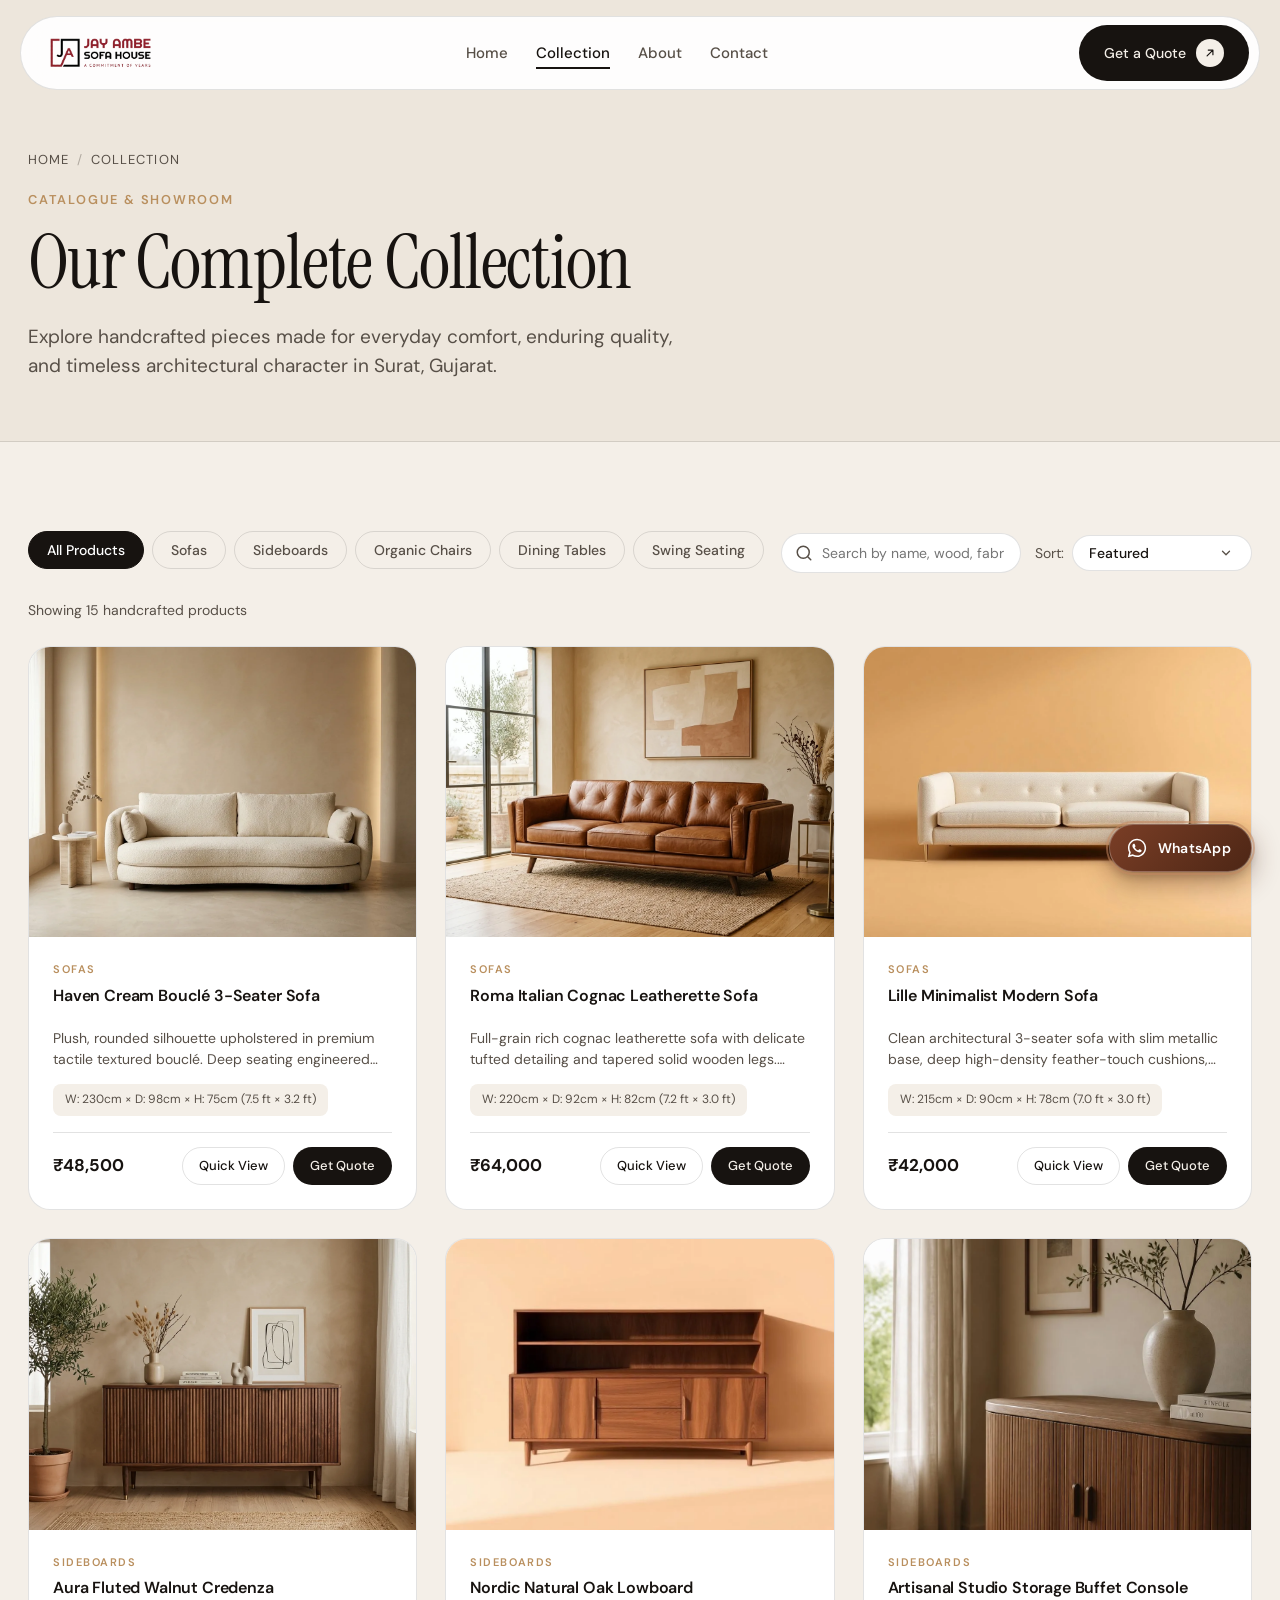
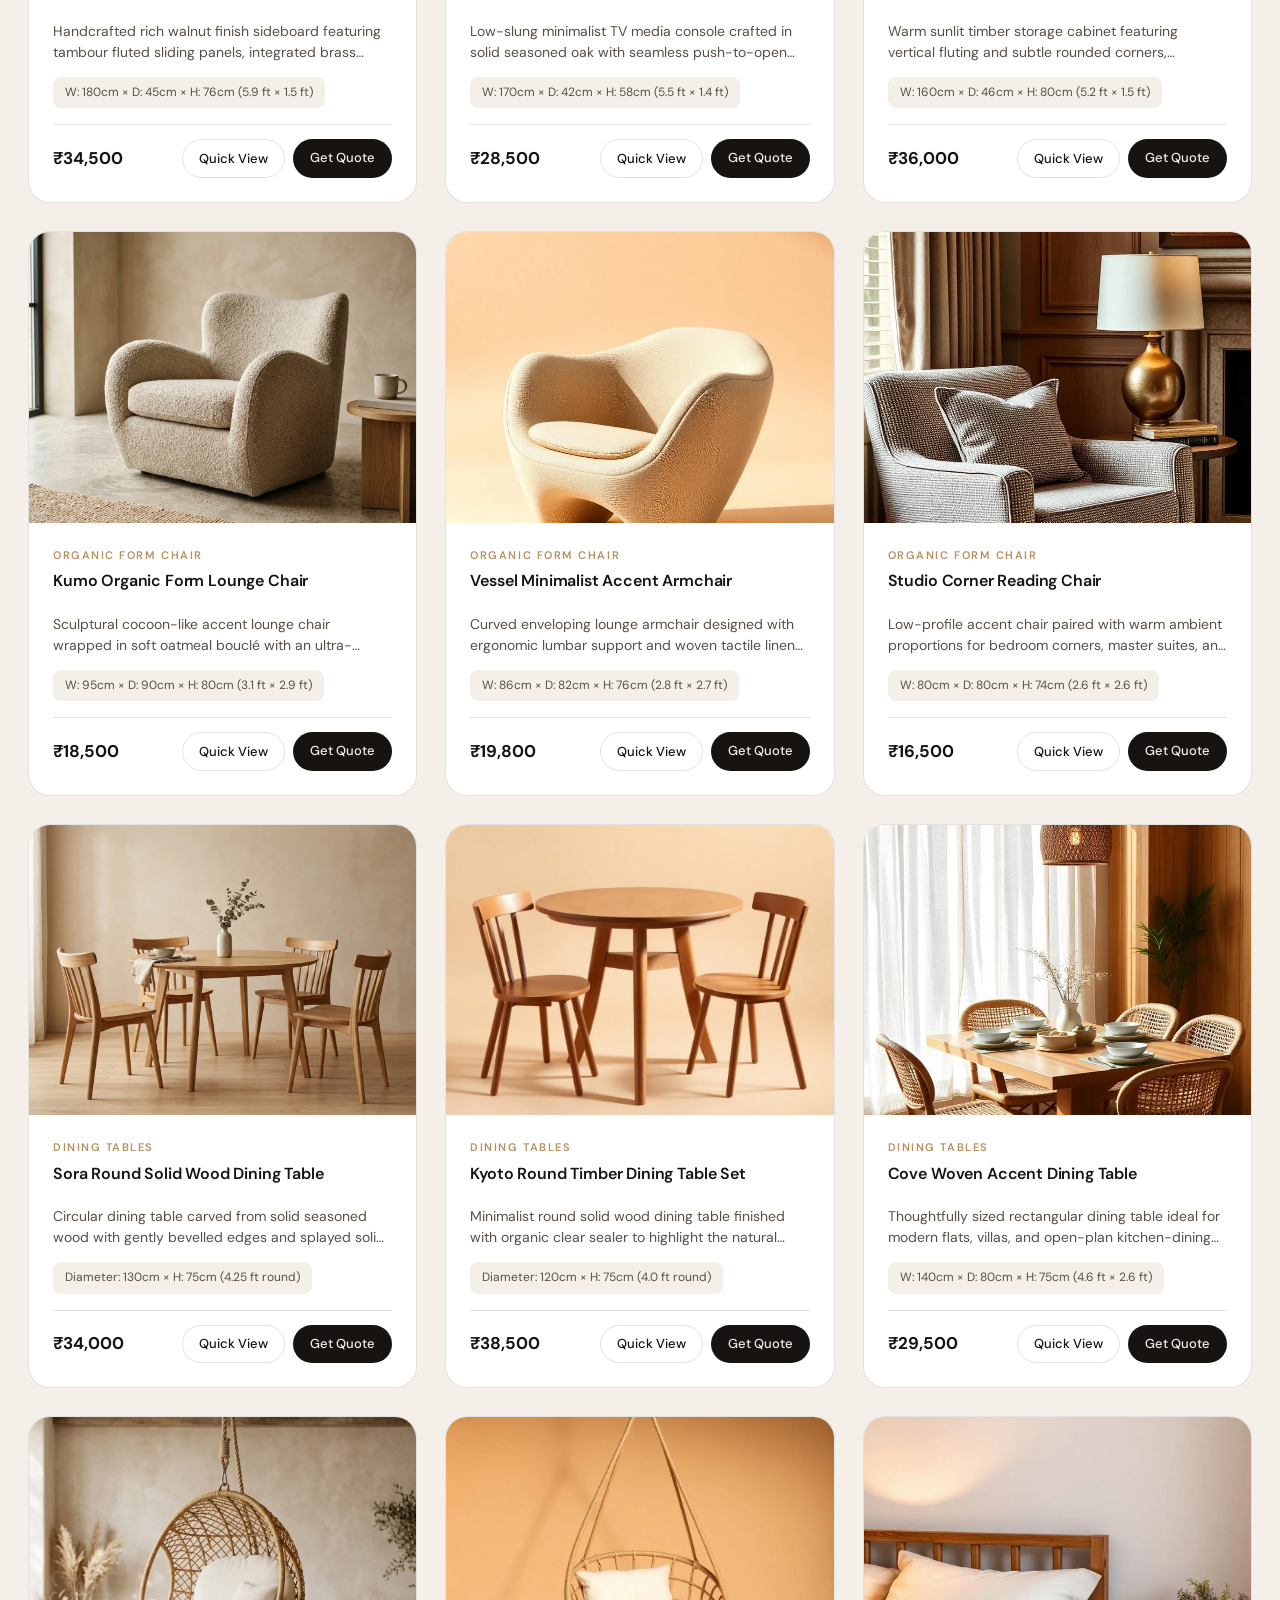
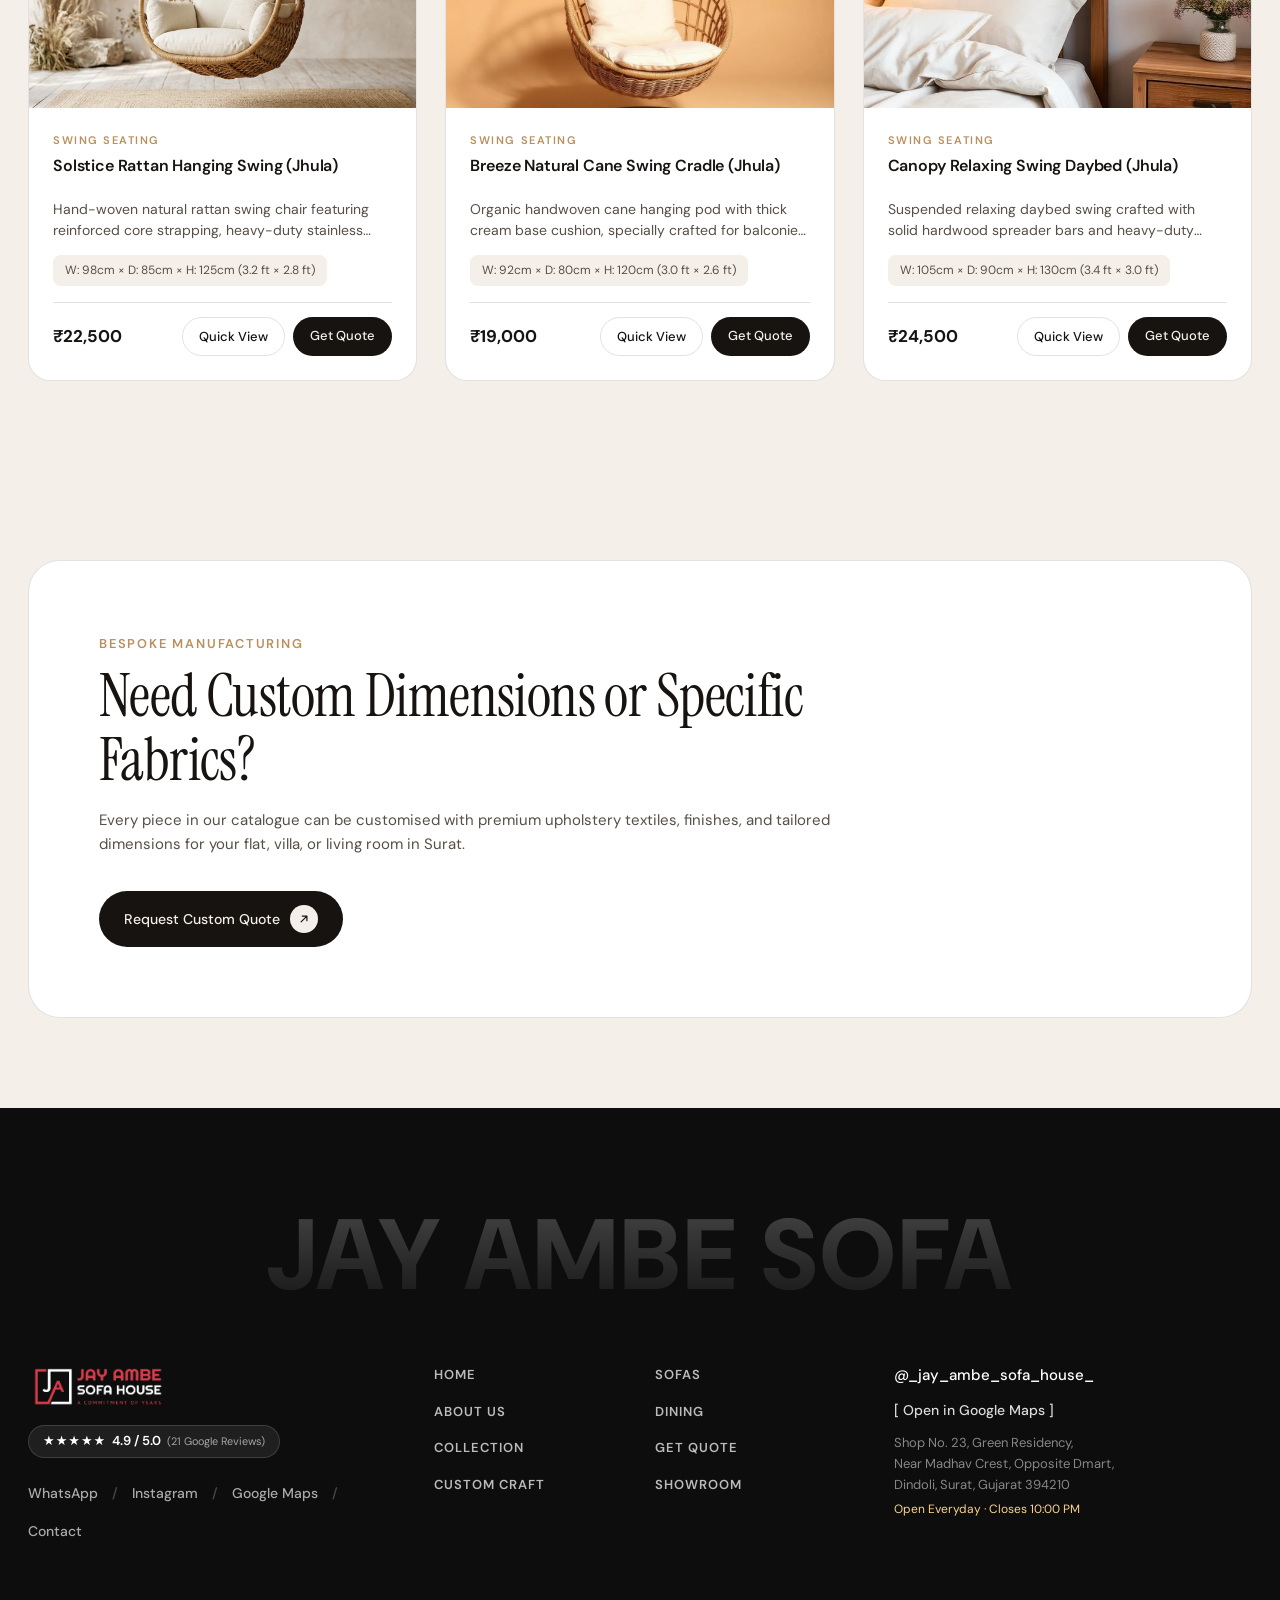
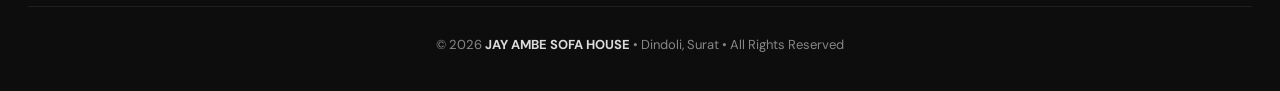
<file: collection.html>
<!doctype html>
<html lang="en">
  <head>
    <meta charset="utf-8" />
    <meta name="viewport" content="width=device-width, initial-scale=1" />
    <title>Furniture Collection &amp; Catalogue — Jay Ambe Sofa House | Surat, Gujarat</title>
    <meta
      name="description"
      content="Browse Jay Ambe Sofa House's complete catalogue of handcrafted sofas, fluted sideboards, organic lounge chairs, solid wood dining tables and rattan swings in Surat."
    />
    <link rel="canonical" href="https://jayambesofa.com/collection.html" />
    <meta name="robots" content="index, follow" />

    <!-- Open Graph -->
    <meta property="og:type" content="website" />
    <meta property="og:url" content="https://jayambesofa.com/collection.html" />
    <meta property="og:title" content="Furniture Collection &amp; Catalogue — Jay Ambe Sofa House | Surat, Gujarat" />
    <meta property="og:description" content="Explore custom handcrafted sofas, wooden dining sets, armchairs, and luxury swings in Surat, Gujarat." />
    <meta property="og:image" content="https://jayambesofa.com/img/sofa-1.webp" />

    <!-- Twitter Card -->
    <meta name="twitter:card" content="summary_large_image" />
    <meta name="twitter:title" content="Furniture Collection &amp; Catalogue — Jay Ambe Sofa House | Surat, Gujarat" />
    <meta name="twitter:description" content="Explore custom handcrafted sofas, wooden dining sets, armchairs, and luxury swings in Surat, Gujarat." />
    <meta name="twitter:image" content="https://jayambesofa.com/img/sofa-1.webp" />

    <link rel="manifest" href="./site.webmanifest" />
    <link rel="preconnect" href="https://fonts.googleapis.com" />
    <link rel="preconnect" href="https://fonts.gstatic.com" crossorigin />
    <link
      href="https://fonts.googleapis.com/css2?family=Instrument+Serif:ital@0;1&family=DM+Sans:opsz,wght@9..40,300;9..40,400;9..40,500;9..40,700&display=swap"
      rel="stylesheet"
    />
    <link rel="icon" type="image/png" sizes="32x32" href="./img/favicon-32x32.png" />
    <link rel="icon" type="image/png" sizes="512x512" href="./img/favicon.png" />
    <link rel="apple-touch-icon" href="./img/favicon.png" />
    <link rel="stylesheet" href="./styles.css" />

    <!-- JSON-LD Breadcrumb & CollectionPage Schema -->
    <script type="application/ld+json">
    {
      "@context": "https://schema.org",
      "@graph": [
        {
          "@type": "BreadcrumbList",
          "itemListElement": [
            {
              "@type": "ListItem",
              "position": 1,
              "name": "Home",
              "item": "https://jayambesofa.com/index.html"
            },
            {
              "@type": "ListItem",
              "position": 2,
              "name": "Collection",
              "item": "https://jayambesofa.com/collection.html"
            }
          ]
        },
        {
          "@type": "CollectionPage",
          "@id": "https://jayambesofa.com/collection.html#catalogue",
          "url": "https://jayambesofa.com/collection.html",
          "name": "Handcrafted Furniture Catalogue — Jay Ambe Sofa House",
          "description": "Custom made living room sofas, sideboards, dining tables, lounge chairs, and rattan swing chairs in Surat, Gujarat."
        }
      ]
    }
    </script>
  </head>
  <body class="page-collection">
    <!-- NAV -->
    <header class="nav" id="nav">
      <div class="nav__inner">
        <a class="nav__brand" href="./index.html" aria-label="Jay Ambe Sofa House Home">
          <img src="./img/logo.webp" alt="Jay Ambe Sofa House" class="nav__logo" />
        </a>
        <nav class="nav__links" id="navLinks">
          <a href="./index.html">Home</a>
          <a href="./collection.html" class="is-active">Collection</a>
          <a href="./about.html">About</a>
          <a href="./contact.html">Contact</a>
        </nav>
        <a class="btn btn--dark nav__cta" href="./contact.html">
          Get a Quote
          <span class="btn__icon" aria-hidden="true">
            <svg viewBox="0 0 24 24" fill="none" stroke="currentColor" stroke-width="2">
              <path d="M7 17 17 7M9 7h8v8" stroke-linecap="round" stroke-linejoin="round" />
            </svg>
          </span>
        </a>
        <button class="nav__burger" id="navBurger" aria-label="Open menu" aria-expanded="false">
          <span></span><span></span>
        </button>
      </div>
    </header>

    <main>
      <!-- PAGE HEADER -->
      <section class="page-hero">
        <div class="container">
          <div class="breadcrumbs">
            <a href="./index.html">Home</a>
            <span class="breadcrumb-sep">/</span>
            <span>Collection</span>
          </div>
          <span class="eyebrow">Catalogue &amp; Showroom</span>
          <h1 class="h1 page-hero__title">Our Complete Collection</h1>
          <p class="lead page-hero__lead">
            Explore handcrafted pieces made for everyday comfort, enduring quality, and timeless architectural character in Surat, Gujarat.
          </p>
        </div>
      </section>

      <!-- CATALOG SECTION -->
      <section class="section collection-page-section">
        <div class="container">
          <!-- TOOLBAR -->
          <div class="catalog-toolbar">
            <div class="catalog-tabs" id="catalogTabs">
              <button class="catalog-tab is-active" data-category="all">All Products</button>
              <button class="catalog-tab" data-category="sofas">Sofas</button>
              <button class="catalog-tab" data-category="sideboards">Sideboards</button>
              <button class="catalog-tab" data-category="chairs">Organic Chairs</button>
              <button class="catalog-tab" data-category="tables">Dining Tables</button>
              <button class="catalog-tab" data-category="swings">Swing Seating</button>
            </div>

            <div class="catalog-controls">
              <div class="catalog-search">
                <svg viewBox="0 0 24 24" fill="none" stroke="currentColor" stroke-width="2" width="18" height="18">
                  <path d="M21 21l-4.35-4.35M19 11a8 8 0 11-16 0 8 8 0 0116 0z" stroke-linecap="round" stroke-linejoin="round"/>
                </svg>
                <input type="text" id="catalogSearchInput" placeholder="Search by name, wood, fabric, colour..." aria-label="Search catalogue" />
              </div>
              <div class="catalog-sort">
                <label for="catalogSortSelect">Sort:</label>
                <select id="catalogSortSelect">
                  <option value="featured">Featured</option>
                  <option value="price-asc">Price: Low to High</option>
                  <option value="price-desc">Price: High to Low</option>
                  <option value="name-asc">Name: A–Z</option>
                </select>
              </div>
            </div>
          </div>

          <!-- META -->
          <div class="catalog-status">
            <span id="catalogCountText">Showing all products</span>
          </div>

          <!-- PRODUCT GRID -->
          <div class="catalog-grid" id="catalogProductsGrid">
            <!-- Rendered by main.js from products.js -->
          </div>
        </div>
      </section>

      <!-- CUSTOM CRAFT CALLOUT -->
      <section class="section custom-cta-section">
        <div class="container custom-cta-card reveal">
          <div class="custom-cta-card__content">
            <span class="eyebrow">Bespoke Manufacturing</span>
            <h2 class="h2">Need Custom Dimensions or Specific Fabrics?</h2>
            <p class="muted">
              Every piece in our catalogue can be customised with premium upholstery textiles, finishes, and tailored dimensions for your flat, villa, or living room in Surat.
            </p>
            <a href="./contact.html" class="btn btn--dark">
              Request Custom Quote
              <span class="btn__icon" aria-hidden="true">
                <svg viewBox="0 0 24 24" fill="none" stroke="currentColor" stroke-width="2"><path d="M7 17 17 7M9 7h8v8" stroke-linecap="round" stroke-linejoin="round"/></svg>
              </span>
            </a>
          </div>
        </div>
      </section>
    </main>

    <!-- QUICK VIEW MODAL -->
    <div class="quickview-modal" id="quickViewModal" aria-hidden="true" role="dialog">
      <div class="quickview-modal__backdrop" id="quickViewBackdrop"></div>
      <div class="quickview-modal__dialog">
        <button class="quickview-modal__close" id="quickViewClose" aria-label="Close product preview">
          <svg viewBox="0 0 24 24" fill="none" stroke="currentColor" stroke-width="2" width="20" height="20">
            <path d="M18 6L6 18M6 6l12 12" stroke-linecap="round" stroke-linejoin="round"/>
          </svg>
        </button>
        <div id="quickViewContent">
          <!-- Populated by JS -->
        </div>
      </div>
    </div>

    <!-- FOOTER -->
    <footer class="footer">
      <div class="footer__watermark-wrap">
        <span class="footer__watermark">JAY AMBE SOFA</span>
      </div>
      <div class="container footer__main">
        <div class="footer__brand-col">
          <a class="footer__brand-logo" href="./index.html" aria-label="Jay Ambe Sofa House Home">
            <div class="footer__logo-badge">
              <img src="./img/logo_white.webp" alt="Jay Ambe Sofa House" class="footer__logo-img" />
            </div>
          </a>
          <div class="footer__rating-tag">
            <span class="rating-stars">★★★★★</span>
            <span>4.9 / 5.0</span>
            <small>(21 Google Reviews)</small>
          </div>
          <div class="footer__socials">
            <a href="https://wa.me/919823000000?text=Hello%20Jay%20Ambe%20Sofa%20House,%20I%20would%20like%20to%20inquire%20about%20your%20sofas%20and%20furnishings." target="_blank" rel="noopener" aria-label="Chat on WhatsApp">WhatsApp</a>
            <span class="sep">/</span>
            <a href="https://www.instagram.com/_jay_ambe_sofa_house_" target="_blank" rel="noopener" aria-label="Instagram">Instagram</a>
            <span class="sep">/</span>
            <a href="https://maps.google.com/maps?vet=10CAAQoqAOahcKEwiIjsmnzr2WAxUAAAAAHQAAAAAQBQ..i&sca_esv=efde9a0fd55cd1a4&pvq=Cg0vZy8xMXoxMDVyZ3l4IhMKDWpheSBhbWJlIHNvZmEQAhgD&lqi=Cg1qYXkgYW1iZSBzb2ZhSLz37oKEvoCACFolEAAQARACGAAYARgCIg1qYXkgYW1iZSBzb2ZhKggIAhAAEAEQApIBCnNvZmFfc3RvcmU&fvr=1&cs=1&um=1&ie=UTF-8&fb=1&gl=in&sa=X&ftid=0x3be051c1def991b5:0x7a303e2d1ca98655" target="_blank" rel="noopener" aria-label="Google Maps Directions">Google Maps</a>
            <span class="sep">/</span>
            <a href="./contact.html" aria-label="Direct Inquiry">Contact</a>
          </div>
        </div>

        <div class="footer__nav-cols">
          <div class="footer__nav-col">
            <a href="./index.html">HOME</a>
            <a href="./about.html">ABOUT US</a>
            <a href="./collection.html">COLLECTION</a>
            <a href="./contact.html">CUSTOM CRAFT</a>
          </div>
          <div class="footer__nav-col">
            <a href="./collection.html?category=sofas">SOFAS</a>
            <a href="./collection.html?category=tables">DINING</a>
            <a href="./contact.html">GET QUOTE</a>
            <a href="./about.html#showroom">SHOWROOM</a>
          </div>
        </div>

        <div class="footer__contact-col">
          <a class="footer__phone" href="https://www.instagram.com/_jay_ambe_sofa_house_" target="_blank" rel="noopener">@_jay_ambe_sofa_house_</a>
          <a class="footer__email-pill" href="https://maps.google.com/maps?vet=10CAAQoqAOahcKEwiIjsmnzr2WAxUAAAAAHQAAAAAQBQ..i&sca_esv=efde9a0fd55cd1a4&pvq=Cg0vZy8xMXoxMDVyZ3l4IhMKDWpheSBhbWJlIHNvZmEQAhgD&lqi=Cg1qYXkgYW1iZSBzb2ZhSLz37oKEvoCACFolEAAQARACGAAYARgCIg1qYXkgYW1iZSBzb2ZhKggIAhAAEAEQApIBCnNvZmFfc3RvcmU&fvr=1&cs=1&um=1&ie=UTF-8&fb=1&gl=in&sa=X&ftid=0x3be051c1def991b5:0x7a303e2d1ca98655" target="_blank" rel="noopener">[ Open in Google Maps ]</a>
          <p class="footer__address">
            Shop No. 23, Green Residency,<br />
            Near Madhav Crest, Opposite Dmart,<br />
            Dindoli, Surat, Gujarat 394210<br />
            <span style="color: #fbd38d; font-size:12px; display:inline-block; margin-top:4px;">Open Everyday · Closes 10:00 PM</span>
          </p>
        </div>
      </div>

      <div class="container footer__bottom-center">
        <span>© <span id="year"></span> <strong>JAY AMBE SOFA HOUSE</strong> • Dindoli, Surat • All Rights Reserved</span>
      </div>
    </footer>

    <!-- FLOATING WHATSAPP BUTTON (BROWN THEME) -->
    <a href="https://wa.me/919823000000?text=Hello%20Jay%20Ambe%20Sofa%20House,%20I%20would%20like%20to%20inquire%20about%20your%20sofas%20and%20furniture." class="whatsapp-float" target="_blank" rel="noopener" aria-label="Chat on WhatsApp">
      <span class="whatsapp-float__pulse" aria-hidden="true"></span>
      <span class="whatsapp-float__icon" aria-hidden="true">
        <svg viewBox="0 0 24 24" width="22" height="22" fill="currentColor">
          <path d="M12.04 2c-5.46 0-9.91 4.45-9.91 9.91 0 1.75.46 3.45 1.32 4.95L2.05 22l5.25-1.38c1.45.79 3.08 1.21 4.74 1.21 5.46 0 9.91-4.45 9.91-9.91 0-2.65-1.03-5.14-2.9-7.01A9.82 9.82 0 0 0 12.04 2m.01 1.67c2.2 0 4.26.86 5.82 2.42a8.23 8.23 0 0 1 2.41 5.83c0 4.54-3.7 8.24-8.24 8.24-1.48 0-2.93-.4-4.2-1.15l-.3-.18-3.12.82.83-3.04-.2-.31a8.2 8.2 0 0 1-1.26-4.38c0-4.54 3.7-8.24 8.24-8.24M8.53 7.33c-.2 0-.43.08-.66.33-.23.25-.87.85-.87 2.07s.89 2.4 1.02 2.57c.12.17 1.76 2.68 4.25 3.76 2.08.9 2.51.72 2.96.68.45-.04 1.45-.59 1.66-1.16.2-.57.2-1.06.14-1.16-.06-.1-.23-.17-.48-.29s-1.45-.72-1.68-.8c-.23-.08-.39-.12-.56.12-.16.25-.64.8-.78.96-.15.17-.29.19-.54.06-.25-.12-1.05-.39-2-1.24-.74-.66-1.24-1.47-1.38-1.72-.15-.25-.02-.38.11-.5.11-.11.25-.29.37-.43.12-.15.17-.25.25-.41.08-.17.04-.31-.02-.43s-.56-1.35-.77-1.85c-.2-.48-.41-.42-.56-.43h-.48Z"/>
        </svg>
      </span>
      <span class="whatsapp-float__text">WhatsApp</span>
    </a>

    <script src="./products.js"></script>
    <script src="./main.js"></script>
  </body>
</html>
</file>
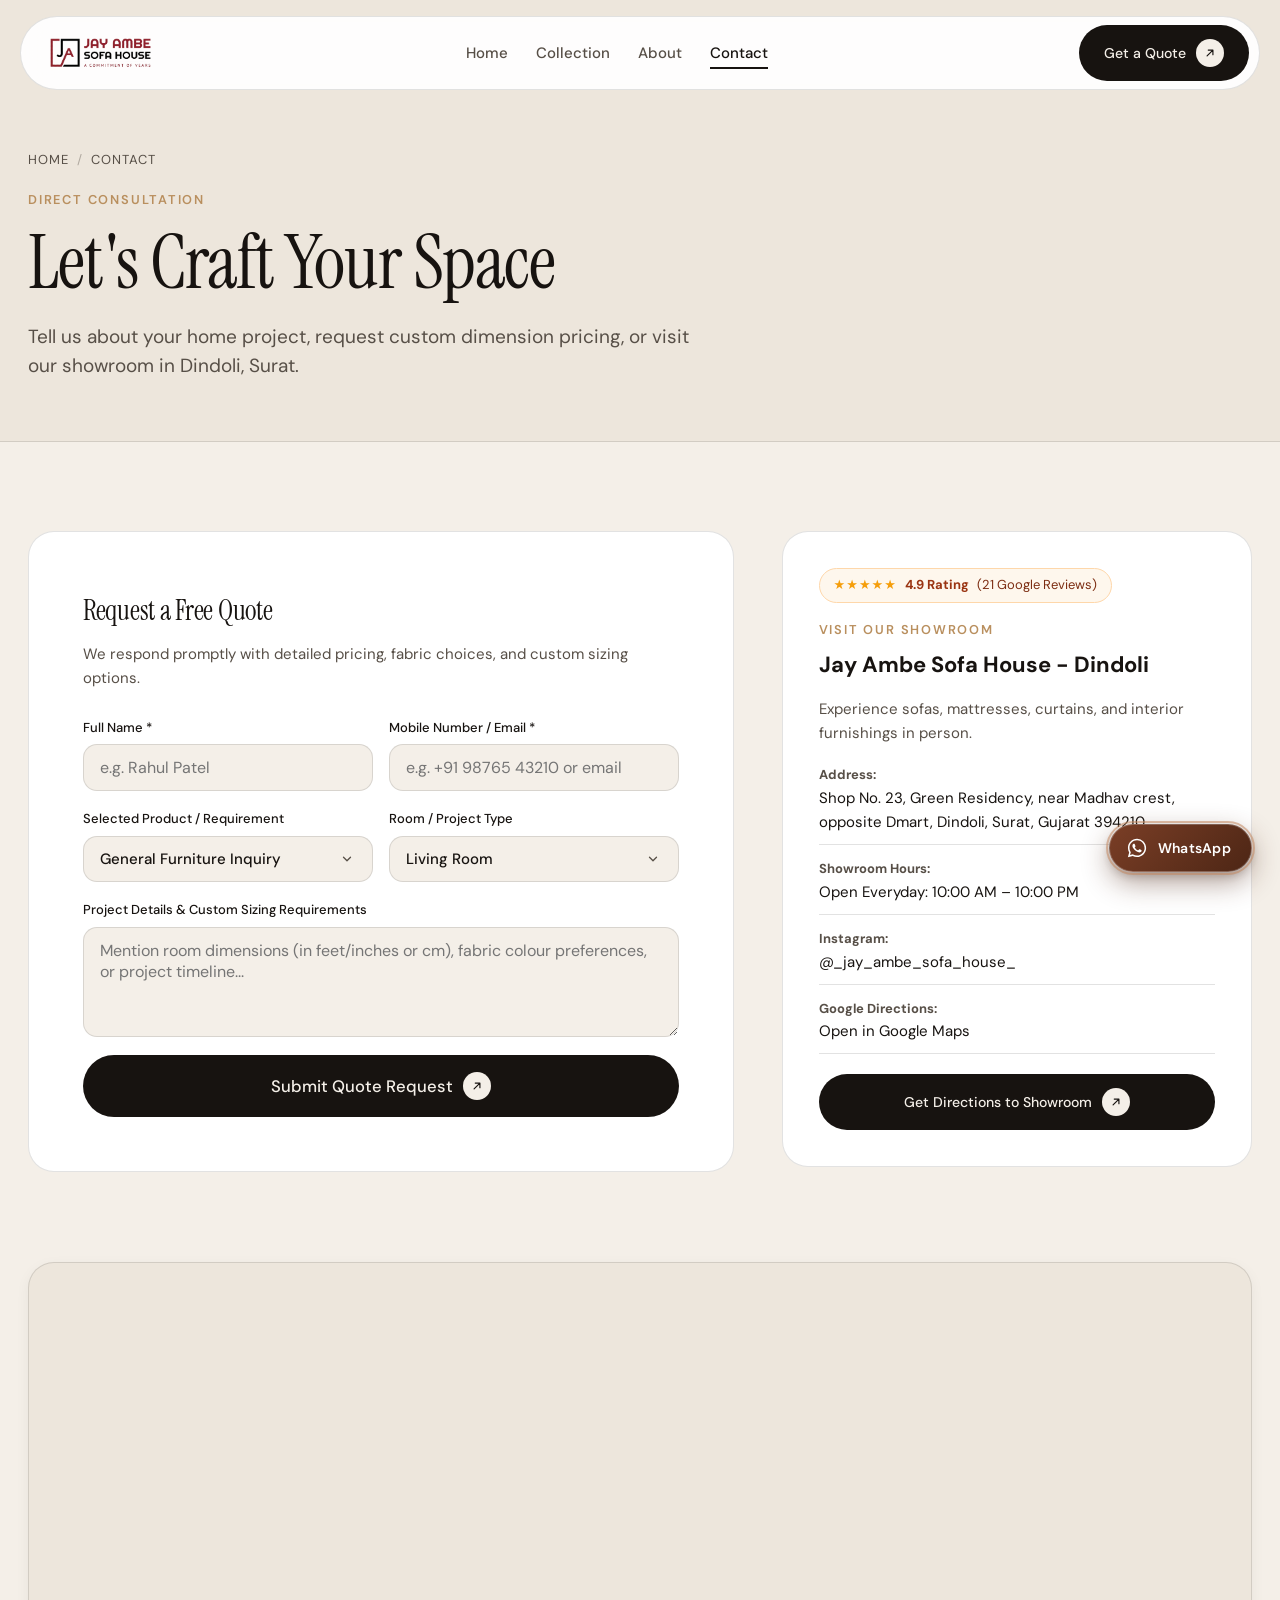
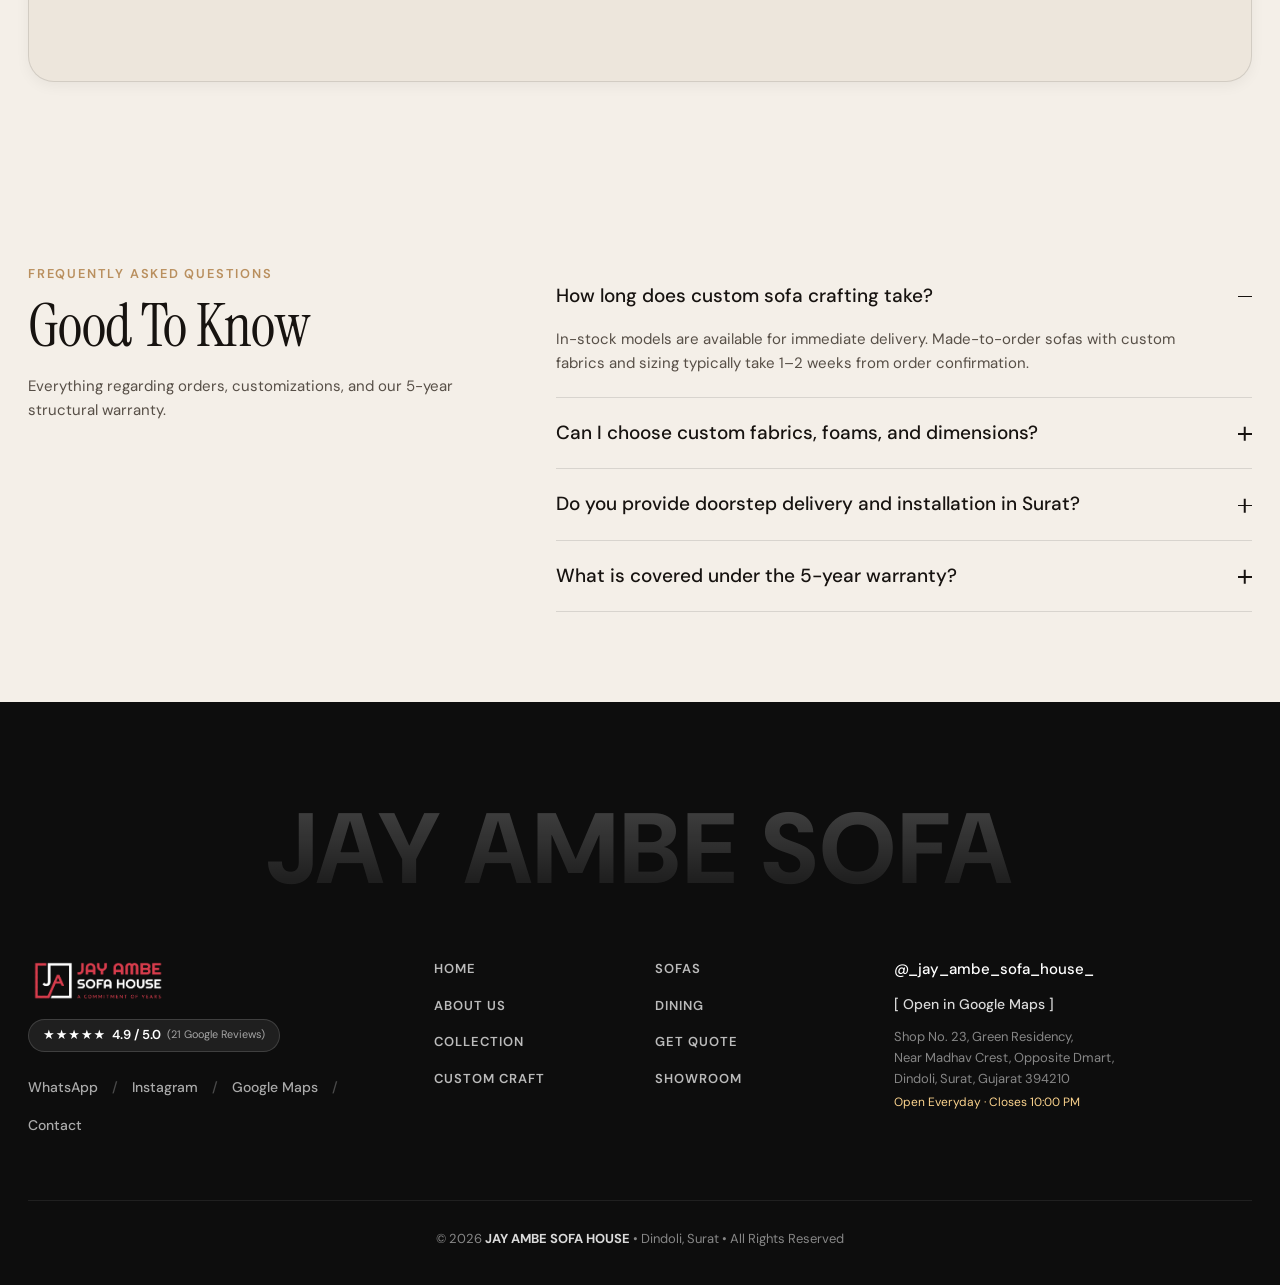
<file: contact.html>
<!doctype html>
<html lang="en">
  <head>
    <meta charset="utf-8" />
    <meta name="viewport" content="width=device-width, initial-scale=1" />
    <title>Get a Quote &amp; Contact — Jay Ambe Sofa House | Dindoli, Surat, Gujarat</title>
    <meta
      name="description"
      content="Request a personalised furniture quote, customized dimensions, fabric swatches, or visit our showroom in Dindoli, Surat, Gujarat."
    />
    <link rel="canonical" href="https://jayambesofa.com/contact.html" />
    <meta name="robots" content="index, follow" />

    <!-- Open Graph -->
    <meta property="og:type" content="website" />
    <meta property="og:url" content="https://jayambesofa.com/contact.html" />
    <meta property="og:title" content="Get a Quote &amp; Contact — Jay Ambe Sofa House | Dindoli, Surat, Gujarat" />
    <meta property="og:description" content="Connect with our master furniture craftsmen in Surat for custom sofa designs, pricing, and showroom visits." />
    <meta property="og:image" content="https://jayambesofa.com/img/image.webp" />

    <!-- Twitter Card -->
    <meta name="twitter:card" content="summary_large_image" />
    <meta name="twitter:title" content="Get a Quote &amp; Contact — Jay Ambe Sofa House | Dindoli, Surat, Gujarat" />
    <meta name="twitter:description" content="Connect with our master furniture craftsmen in Surat for custom sofa designs, pricing, and showroom visits." />
    <meta name="twitter:image" content="https://jayambesofa.com/img/image.webp" />

    <link rel="manifest" href="./site.webmanifest" />
    <link rel="preconnect" href="https://fonts.googleapis.com" />
    <link rel="preconnect" href="https://fonts.gstatic.com" crossorigin />
    <link
      href="https://fonts.googleapis.com/css2?family=Instrument+Serif:ital@0;1&family=DM+Sans:opsz,wght@9..40,300;9..40,400;9..40,500;9..40,700&display=swap"
      rel="stylesheet"
    />
    <link rel="icon" type="image/png" sizes="32x32" href="./img/favicon-32x32.png" />
    <link rel="icon" type="image/png" sizes="512x512" href="./img/favicon.png" />
    <link rel="apple-touch-icon" href="./img/favicon.png" />
    <link rel="stylesheet" href="./styles.css" />

    <!-- JSON-LD Breadcrumb & ContactPage Schema -->
    <script type="application/ld+json">
    {
      "@context": "https://schema.org",
      "@graph": [
        {
          "@type": "BreadcrumbList",
          "itemListElement": [
            {
              "@type": "ListItem",
              "position": 1,
              "name": "Home",
              "item": "https://jayambesofa.com/index.html"
            },
            {
              "@type": "ListItem",
              "position": 2,
              "name": "Contact & Quote",
              "item": "https://jayambesofa.com/contact.html"
            }
          ]
        },
        {
          "@type": "ContactPage",
          "@id": "https://jayambesofa.com/contact.html#contact",
          "url": "https://jayambesofa.com/contact.html",
          "name": "Contact & Request Quote — Jay Ambe Sofa House",
          "description": "Get in touch with Jay Ambe Sofa House in Dindoli, Surat for bespoke furniture consultations, quotations, and showroom visits."
        }
      ]
    }
    </script>
  </head>
  <body class="page-contact">
    <!-- NAV -->
    <header class="nav" id="nav">
      <div class="nav__inner">
        <a class="nav__brand" href="./index.html" aria-label="Jay Ambe Sofa House Home">
          <img src="./img/logo.webp" alt="Jay Ambe Sofa House" class="nav__logo" />
        </a>
        <nav class="nav__links" id="navLinks">
          <a href="./index.html">Home</a>
          <a href="./collection.html">Collection</a>
          <a href="./about.html">About</a>
          <a href="./contact.html" class="is-active">Contact</a>
        </nav>
        <a class="btn btn--dark nav__cta" href="./contact.html">
          Get a Quote
          <span class="btn__icon" aria-hidden="true">
            <svg viewBox="0 0 24 24" fill="none" stroke="currentColor" stroke-width="2">
              <path d="M7 17 17 7M9 7h8v8" stroke-linecap="round" stroke-linejoin="round" />
            </svg>
          </span>
        </a>
        <button class="nav__burger" id="navBurger" aria-label="Open menu" aria-expanded="false">
          <span></span><span></span>
        </button>
      </div>
    </header>

    <main>
      <!-- HERO -->
      <section class="page-hero">
        <div class="container">
          <div class="breadcrumbs">
            <a href="./index.html">Home</a>
            <span class="breadcrumb-sep">/</span>
            <span>Contact</span>
          </div>
          <span class="eyebrow">Direct Consultation</span>
          <h1 class="h1 page-hero__title">Let's Craft Your Space</h1>
          <p class="lead page-hero__lead">
            Tell us about your home project, request custom dimension pricing, or visit our showroom in Dindoli, Surat.
          </p>
        </div>
      </section>

      <!-- FORM & CONTACT INFO -->
      <section class="section contact-section">
        <div class="container contact-grid">
          <!-- FORM -->
          <div class="contact-form-wrap reveal">
            <h2 class="h2" style="font-size: 28px; margin-bottom: 8px;">Request a Free Quote</h2>
            <p class="muted" style="margin-bottom: 28px;">We respond promptly with detailed pricing, fabric choices, and custom sizing options.</p>

            <form class="quote-form" id="quoteForm" onsubmit="event.preventDefault(); window.handleQuoteSubmit(this);">
              <div class="form-row">
                <div class="form-group">
                  <label for="quoteName">Full Name *</label>
                  <input type="text" id="quoteName" name="name" required placeholder="e.g. Rahul Patel" />
                </div>
                <div class="form-group">
                  <label for="quoteEmail">Mobile Number / Email *</label>
                  <input type="text" id="quoteEmail" name="email" required placeholder="e.g. +91 98765 43210 or email" />
                </div>
              </div>

              <div class="form-row">
                <div class="form-group">
                  <label for="quoteProduct">Selected Product / Requirement</label>
                  <select id="quoteProduct" name="product">
                    <option value="General Inquiry">General Furniture Inquiry</option>
                    <option value="Custom Living Room Sofa">Custom Living Room Sofa</option>
                    <option value="L-Shape Sectional Sofa">L-Shape Sectional Sofa</option>
                    <option value="Recliner / Lounge Chairs">Recliner / Lounge Chairs</option>
                    <option value="Orthopaedic / Luxury Mattress">Orthopaedic / Luxury Mattress</option>
                    <option value="Designer Curtains & Drapes">Designer Curtains &amp; Drapes</option>
                    <option value="Dining Table & Chairs">Dining Table &amp; Chairs</option>
                    <option value="Complete Home Interior Furnishing">Complete Home Interior Furnishing</option>
                  </select>
                </div>
                <div class="form-group">
                  <label for="quoteRoom">Room / Project Type</label>
                  <select id="quoteRoom" name="room">
                    <option value="Living Room">Living Room</option>
                    <option value="Dining Room">Dining Room</option>
                    <option value="Bedroom">Bedroom</option>
                    <option value="Office / Commercial Studio">Office / Commercial Studio</option>
                    <option value="Entire Home Interior">Entire Home Interior / Villa</option>
                  </select>
                </div>
              </div>

              <div class="form-group">
                <label for="quoteMessage">Project Details &amp; Custom Sizing Requirements</label>
                <textarea id="quoteMessage" name="message" rows="4" placeholder="Mention room dimensions (in feet/inches or cm), fabric colour preferences, or project timeline..."></textarea>
              </div>

              <button type="submit" class="btn btn--dark btn--lg" style="width: 100%; justify-content: center;">
                Submit Quote Request
                <span class="btn__icon" aria-hidden="true">
                  <svg viewBox="0 0 24 24" fill="none" stroke="currentColor" stroke-width="2"><path d="M7 17 17 7M9 7h8v8" stroke-linecap="round" stroke-linejoin="round"/></svg>
                </span>
              </button>
            </form>

            <div id="quoteSuccessMessage" style="display:none; margin-top:20px; padding:20px; background:#E8F5E9; border-radius:14px; color:#2E7D32;">
              <strong>Thank you for your inquiry!</strong> Our team has received your details and will get back to you shortly with specifications and quote.
            </div>
          </div>

          <!-- DIRECT CONTACT & STUDIOS -->
          <div class="contact-info-wrap reveal">
            <div class="contact-card">
              <div class="single-studio-badge" style="margin-bottom:14px;">
                <span class="rating-stars">★★★★★</span>
                <strong>4.9 Rating</strong>
                <span class="rating-count">(21 Google Reviews)</span>
              </div>
              <span class="eyebrow">Visit Our Showroom</span>
              <h3>Jay Ambe Sofa House - Dindoli</h3>
              <p class="muted">Experience sofas, mattresses, curtains, and interior furnishings in person.</p>
              
              <ul class="contact-list">
                <li>
                  <strong>Address:</strong>
                  <span>Shop No. 23, Green Residency, near Madhav crest, opposite Dmart, Dindoli, Surat, Gujarat 394210</span>
                </li>
                <li>
                  <strong>Showroom Hours:</strong>
                  <span>Open Everyday: 10:00 AM – 10:00 PM</span>
                </li>
                <li>
                  <strong>Instagram:</strong>
                  <a href="https://www.instagram.com/_jay_ambe_sofa_house_" target="_blank" rel="noopener">@_jay_ambe_sofa_house_</a>
                </li>
                <li>
                  <strong>Google Directions:</strong>
                  <a href="https://maps.google.com/maps?vet=10CAAQoqAOahcKEwiIjsmnzr2WAxUAAAAAHQAAAAAQBQ..i&sca_esv=efde9a0fd55cd1a4&pvq=Cg0vZy8xMXoxMDVyZ3l4IhMKDWpheSBhbWJlIHNvZmEQAhgD&lqi=Cg1qYXkgYW1iZSBzb2ZhSLz37oKEvoCACFolEAAQARACGAAYARgCIg1qYXkgYW1iZSBzb2ZhKggIAhAAEAEQApIBCnNvZmFfc3RvcmU&fvr=1&cs=1&um=1&ie=UTF-8&fb=1&gl=in&sa=X&ftid=0x3be051c1def991b5:0x7a303e2d1ca98655" target="_blank" rel="noopener">Open in Google Maps</a>
                </li>
              </ul>

              <div style="margin-top:20px;">
                <a class="btn btn--dark" style="width:100%; justify-content:center;" href="https://maps.google.com/maps?vet=10CAAQoqAOahcKEwiIjsmnzr2WAxUAAAAAHQAAAAAQBQ..i&sca_esv=efde9a0fd55cd1a4&pvq=Cg0vZy8xMXoxMDVyZ3l4IhMKDWpheSBhbWJlIHNvZmEQAhgD&lqi=Cg1qYXkgYW1iZSBzb2ZhSLz37oKEvoCACFolEAAQARACGAAYARgCIg1qYXkgYW1iZSBzb2ZhKggIAhAAEAEQApIBCnNvZmFfc3RvcmU&fvr=1&cs=1&um=1&ie=UTF-8&fb=1&gl=in&sa=X&ftid=0x3be051c1def991b5:0x7a303e2d1ca98655" target="_blank" rel="noopener">
                  Get Directions to Showroom
                  <span class="btn__icon" aria-hidden="true">
                    <svg viewBox="0 0 24 24" fill="none" stroke="currentColor" stroke-width="2"><path d="M7 17 17 7M9 7h8v8" stroke-linecap="round" stroke-linejoin="round"/></svg>
                  </span>
                </a>
              </div>
            </div>
          </div>
        </div>
      </section>

      <!-- MAP SECTION -->
      <section class="section" style="padding-top:0;">
        <div class="container reveal">
          <div class="single-studio-map" style="height:420px;">
            <iframe src="https://www.google.com/maps/embed?pb=!1m18!1m12!1m3!1d3721.189432215626!2d72.8854042!3d21.144858299999996!2m3!1f0!2f0!3f0!3m2!1i1024!2i768!4f13.1!3m3!1m2!1s0x3be051c1def991b5%3A0x7a303e2d1ca98655!2sJay%20Ambe%20Sofa%20House%20-%20Dindoli!5e0!3m2!1sen!2sin!4v1787723892884!5m2!1sen!2sin" width="100%" height="100%" style="border:0;" allowfullscreen="" loading="lazy" referrerpolicy="strict-origin-when-cross-origin"></iframe>
          </div>
        </div>
      </section>

      <!-- FAQ SECTION -->
      <section class="section faq-section">
        <div class="container faq-grid">
          <div class="reveal">
            <span class="eyebrow">Frequently Asked Questions</span>
            <h2 class="h2">Good To Know</h2>
            <p class="muted">Everything regarding orders, customizations, and our 5-year structural warranty.</p>
          </div>
          <div class="faq reveal" id="faq">
            <details class="faq__item" open>
              <summary>How long does custom sofa crafting take?<span class="faq__plus" aria-hidden="true"></span></summary>
              <p>In-stock models are available for immediate delivery. Made-to-order sofas with custom fabrics and sizing typically take 1–2 weeks from order confirmation.</p>
            </details>
            <details class="faq__item">
              <summary>Can I choose custom fabrics, foams, and dimensions?<span class="faq__plus" aria-hidden="true"></span></summary>
              <p>Yes. You can select your preferred dimensions (e.g. 3-seater, 5-seater, L-shape), foam density (soft, medium, high resilience), and upholstery textures (bouclé, velvet, leatherette, linen).</p>
            </details>
            <details class="faq__item">
              <summary>Do you provide doorstep delivery and installation in Surat?<span class="faq__plus" aria-hidden="true"></span></summary>
              <p>Yes. We offer direct doorstep delivery, placement, and installation across Surat and nearby areas.</p>
            </details>
            <details class="faq__item">
              <summary>What is covered under the 5-year warranty?<span class="faq__plus" aria-hidden="true"></span></summary>
              <p>Five full years on hardwood frames, springs, and joinery structure; plus dedicated service for foam and fabrics.</p>
            </details>
          </div>
        </div>
      </section>
    </main>

    <!-- FOOTER -->
    <footer class="footer">
      <div class="footer__watermark-wrap">
        <span class="footer__watermark">JAY AMBE SOFA</span>
      </div>
      <div class="container footer__main">
        <div class="footer__brand-col">
          <a class="footer__brand-logo" href="./index.html" aria-label="Jay Ambe Sofa House Home">
            <div class="footer__logo-badge">
              <img src="./img/logo_white.webp" alt="Jay Ambe Sofa House" class="footer__logo-img" />
            </div>
          </a>
          <div class="footer__rating-tag">
            <span class="rating-stars">★★★★★</span>
            <span>4.9 / 5.0</span>
            <small>(21 Google Reviews)</small>
          </div>
          <div class="footer__socials">
            <a href="https://wa.me/919823000000?text=Hello%20Jay%20Ambe%20Sofa%20House,%20I%20would%20like%20to%20inquire%20about%20your%20sofas%20and%20furnishings." target="_blank" rel="noopener" aria-label="Chat on WhatsApp">WhatsApp</a>
            <span class="sep">/</span>
            <a href="https://www.instagram.com/_jay_ambe_sofa_house_" target="_blank" rel="noopener" aria-label="Instagram">Instagram</a>
            <span class="sep">/</span>
            <a href="https://maps.google.com/maps?vet=10CAAQoqAOahcKEwiIjsmnzr2WAxUAAAAAHQAAAAAQBQ..i&sca_esv=efde9a0fd55cd1a4&pvq=Cg0vZy8xMXoxMDVyZ3l4IhMKDWpheSBhbWJlIHNvZmEQAhgD&lqi=Cg1qYXkgYW1iZSBzb2ZhSLz37oKEvoCACFolEAAQARACGAAYARgCIg1qYXkgYW1iZSBzb2ZhKggIAhAAEAEQApIBCnNvZmFfc3RvcmU&fvr=1&cs=1&um=1&ie=UTF-8&fb=1&gl=in&sa=X&ftid=0x3be051c1def991b5:0x7a303e2d1ca98655" target="_blank" rel="noopener" aria-label="Google Maps Directions">Google Maps</a>
            <span class="sep">/</span>
            <a href="./contact.html" aria-label="Direct Inquiry">Contact</a>
          </div>
        </div>

        <div class="footer__nav-cols">
          <div class="footer__nav-col">
            <a href="./index.html">HOME</a>
            <a href="./about.html">ABOUT US</a>
            <a href="./collection.html">COLLECTION</a>
            <a href="./contact.html">CUSTOM CRAFT</a>
          </div>
          <div class="footer__nav-col">
            <a href="./collection.html?category=sofas">SOFAS</a>
            <a href="./collection.html?category=tables">DINING</a>
            <a href="./contact.html">GET QUOTE</a>
            <a href="./about.html#showroom">SHOWROOM</a>
          </div>
        </div>

        <div class="footer__contact-col">
          <a class="footer__phone" href="https://www.instagram.com/_jay_ambe_sofa_house_" target="_blank" rel="noopener">@_jay_ambe_sofa_house_</a>
          <a class="footer__email-pill" href="https://maps.google.com/maps?vet=10CAAQoqAOahcKEwiIjsmnzr2WAxUAAAAAHQAAAAAQBQ..i&sca_esv=efde9a0fd55cd1a4&pvq=Cg0vZy8xMXoxMDVyZ3l4IhMKDWpheSBhbWJlIHNvZmEQAhgD&lqi=Cg1qYXkgYW1iZSBzb2ZhSLz37oKEvoCACFolEAAQARACGAAYARgCIg1qYXkgYW1iZSBzb2ZhKggIAhAAEAEQApIBCnNvZmFfc3RvcmU&fvr=1&cs=1&um=1&ie=UTF-8&fb=1&gl=in&sa=X&ftid=0x3be051c1def991b5:0x7a303e2d1ca98655" target="_blank" rel="noopener">[ Open in Google Maps ]</a>
          <p class="footer__address">
            Shop No. 23, Green Residency,<br />
            Near Madhav Crest, Opposite Dmart,<br />
            Dindoli, Surat, Gujarat 394210<br />
            <span style="color: #fbd38d; font-size:12px; display:inline-block; margin-top:4px;">Open Everyday · Closes 10:00 PM</span>
          </p>
        </div>
      </div>

      <div class="container footer__bottom-center">
        <span>© <span id="year"></span> <strong>JAY AMBE SOFA HOUSE</strong> • Dindoli, Surat • All Rights Reserved</span>
      </div>
    </footer>

    <!-- FLOATING WHATSAPP BUTTON (BROWN THEME) -->
    <a href="https://wa.me/919823000000?text=Hello%20Jay%20Ambe%20Sofa%20House,%20I%20would%20like%20to%20inquire%20about%20your%20sofas%20and%20furniture." class="whatsapp-float" target="_blank" rel="noopener" aria-label="Chat on WhatsApp">
      <span class="whatsapp-float__pulse" aria-hidden="true"></span>
      <span class="whatsapp-float__icon" aria-hidden="true">
        <svg viewBox="0 0 24 24" width="22" height="22" fill="currentColor">
          <path d="M12.04 2c-5.46 0-9.91 4.45-9.91 9.91 0 1.75.46 3.45 1.32 4.95L2.05 22l5.25-1.38c1.45.79 3.08 1.21 4.74 1.21 5.46 0 9.91-4.45 9.91-9.91 0-2.65-1.03-5.14-2.9-7.01A9.82 9.82 0 0 0 12.04 2m.01 1.67c2.2 0 4.26.86 5.82 2.42a8.23 8.23 0 0 1 2.41 5.83c0 4.54-3.7 8.24-8.24 8.24-1.48 0-2.93-.4-4.2-1.15l-.3-.18-3.12.82.83-3.04-.2-.31a8.2 8.2 0 0 1-1.26-4.38c0-4.54 3.7-8.24 8.24-8.24M8.53 7.33c-.2 0-.43.08-.66.33-.23.25-.87.85-.87 2.07s.89 2.4 1.02 2.57c.12.17 1.76 2.68 4.25 3.76 2.08.9 2.51.72 2.96.68.45-.04 1.45-.59 1.66-1.16.2-.57.2-1.06.14-1.16-.06-.1-.23-.17-.48-.29s-1.45-.72-1.68-.8c-.23-.08-.39-.12-.56.12-.16.25-.64.8-.78.96-.15.17-.29.19-.54.06-.25-.12-1.05-.39-2-1.24-.74-.66-1.24-1.47-1.38-1.72-.15-.25-.02-.38.11-.5.11-.11.25-.29.37-.43.12-.15.17-.25.25-.41.08-.17.04-.31-.02-.43s-.56-1.35-.77-1.85c-.2-.48-.41-.42-.56-.43h-.48Z"/>
        </svg>
      </span>
      <span class="whatsapp-float__text">WhatsApp</span>
    </a>

    <script src="./main.js"></script>
  </body>
</html>
</file>
<file: styles.css>
/* =========================================================
   JAY AMBE SOFA HOUSE — COMPLETE RESPONSIVE DESIGN SYSTEM
   ========================================================= */

:root {
  --paper: #f4efe8;
  --paper-2: #ede6dc;
  --ink: #171310;
  --ink-soft: #574f47;
  --tan: #b98f5e;
  --tan-light: #dfc2a2;
  --line: rgba(23, 19, 16, 0.12);
  --radius: clamp(18px, 3vw, 26px);
  --radius-sm: 14px;
  --radius-pill: 999px;
  --maxw: 1240px;
  --serif: "Instrument Serif", Georgia, serif;
  --sans: "DM Sans", system-ui, -apple-system, Segoe UI, Roboto, sans-serif;
  --shadow-sm: 0 4px 14px rgba(23, 19, 16, 0.05);
  --shadow-md: 0 16px 36px rgba(23, 19, 16, 0.08);
  --shadow-lg: 0 28px 64px rgba(23, 19, 16, 0.14);
}

*, *::before, *::after {
  box-sizing: border-box;
}

html {
  scroll-behavior: smooth;
  overflow-x: hidden;
  width: 100%;
  -webkit-text-size-adjust: 100%;
}

body {
  margin: 0;
  padding: 0;
  background: var(--paper);
  color: var(--ink);
  font-family: var(--sans);
  font-size: clamp(15px, 1.1vw, 17px);
  line-height: 1.6;
  -webkit-font-smoothing: antialiased;
  -moz-osx-font-smoothing: grayscale;
  overflow-x: hidden;
  width: 100%;
  position: relative;
}

body.menu-open,
body.modal-open {
  overflow: hidden;
  touch-action: none;
}

img, picture, video, canvas, svg {
  display: block;
  max-width: 100%;
  height: auto;
}

a {
  color: inherit;
  text-decoration: none;
  -webkit-tap-highlight-color: transparent;
}

button, input, select, textarea {
  font-family: inherit;
  font-size: inherit;
  color: inherit;
}

/* =========================================================
   GLOBAL LAYOUT & TYPOGRAPHY
   ========================================================= */

.container {
  width: min(100% - clamp(24px, 5vw, 56px), var(--maxw));
  margin-inline: auto;
}

.section {
  padding: clamp(48px, 7vw, 110px) 0;
  position: relative;
}

.h1 {
  font-family: var(--serif);
  font-weight: 400;
  font-size: clamp(34px, 6.2vw, 76px);
  line-height: 1.04;
  letter-spacing: -0.015em;
  margin: 12px 0 20px;
  word-break: break-word;
}

.h2 {
  font-family: var(--serif);
  font-weight: 400;
  font-size: clamp(28px, 4.6vw, 62px);
  line-height: 1.08;
  letter-spacing: -0.01em;
  margin: 10px 0 16px;
  word-break: break-word;
}

.eyebrow {
  display: inline-block;
  font-size: clamp(11px, 1vw, 13px);
  letter-spacing: 0.14em;
  text-transform: uppercase;
  color: var(--tan);
  font-weight: 600;
}

.muted {
  color: var(--ink-soft);
}

.lead {
  font-size: clamp(16px, 1.8vw, 19px);
  line-height: 1.55;
  color: var(--ink-soft);
}

.section__head {
  max-width: 700px;
  margin-bottom: clamp(28px, 5vw, 50px);
}

.section__intro {
  margin: 0;
  font-size: clamp(15px, 1.2vw, 17px);
}

/* =========================================================
   BUTTONS & ACTIONS
   ========================================================= */

.btn {
  display: inline-flex;
  align-items: center;
  justify-content: center;
  gap: 10px;
  border-radius: var(--radius-pill);
  padding: clamp(10px, 2vw, 13px) clamp(18px, 2.5vw, 24px);
  font-size: clamp(14px, 1.1vw, 15px);
  font-weight: 500;
  border: 1px solid transparent;
  cursor: pointer;
  text-align: center;
  max-width: 100%;
  white-space: nowrap;
  touch-action: manipulation;
  -webkit-tap-highlight-color: transparent;
  transition: transform 0.25s ease, background 0.25s ease, color 0.25s ease, border-color 0.25s ease, box-shadow 0.25s ease;
}

.btn:hover {
  transform: translateY(-2px);
}

.btn:active {
  transform: translateY(0);
}

.btn--dark {
  background: var(--ink);
  color: var(--paper);
}

.btn--dark:hover {
  background: #2b2520;
  color: #fff;
}

.btn--outline {
  border-color: var(--line);
  background: transparent;
  color: var(--ink);
}

.btn--outline:hover {
  background: var(--ink);
  color: var(--paper);
  border-color: var(--ink);
}

.btn--lg {
  padding: clamp(13px, 2.5vw, 16px) clamp(22px, 3.5vw, 32px);
  font-size: clamp(15px, 1.3vw, 17px);
}

.btn-sm {
  padding: 8px 16px;
  font-size: 13px;
  border-radius: 100px;
}

.btn__icon {
  width: 28px;
  height: 28px;
  display: grid;
  place-items: center;
  border-radius: 50%;
  background: var(--paper);
  color: var(--ink);
  flex-shrink: 0;
}

.btn__icon svg {
  width: 14px;
  height: 14px;
}

/* =========================================================
   NAVIGATION BAR (DESKTOP & MOBILE RESPONSIVE)
   ========================================================= */

.nav {
  position: fixed;
  inset: clamp(10px, 2vw, 16px) 0 auto;
  z-index: 1000;
  width: 100%;
  pointer-events: none;
}

.nav__inner {
  pointer-events: auto;
  width: min(100% - clamp(20px, 4vw, 40px), var(--maxw));
  margin-inline: auto;
  background: rgba(255, 255, 255, 0.92);
  backdrop-filter: blur(16px);
  -webkit-backdrop-filter: blur(16px);
  border: 1px solid var(--line);
  border-radius: var(--radius-pill);
  padding: 8px 10px 8px clamp(14px, 2.5vw, 24px);
  display: flex;
  align-items: center;
  justify-content: space-between;
  gap: clamp(12px, 2vw, 20px);
  transition: box-shadow 0.3s ease, background 0.3s ease;
  position: relative;
}

.nav.is-stuck .nav__inner {
  box-shadow: 0 16px 40px rgba(23, 19, 16, 0.14);
  background: rgba(255, 255, 255, 0.96);
}

.nav__brand {
  display: inline-flex;
  align-items: center;
  gap: 12px;
  text-decoration: none;
  font-family: var(--serif);
  font-size: clamp(20px, 3vw, 26px);
  font-weight: 500;
  letter-spacing: 0.02em;
  color: var(--ink);
  flex-shrink: 0;
}

.nav__logo {
  height: clamp(30px, 4vw, 38px);
  width: auto;
  max-width: clamp(130px, 24vw, 170px);
  object-fit: contain;
  display: block;
}

.nav__links {
  display: flex;
  align-items: center;
  gap: clamp(16px, 2.5vw, 28px);
  margin-inline: auto;
  font-size: 15px;
  font-weight: 500;
}

.nav__links a {
  position: relative;
  padding: 4px 0;
  color: var(--ink-soft);
  transition: color 0.2s ease;
}

.nav__links a:hover,
.nav__links a.is-active {
  color: var(--ink);
}

.nav__links a::after {
  content: "";
  position: absolute;
  left: 0;
  bottom: 0;
  height: 2px;
  width: 0;
  background: var(--ink);
  transition: width 0.25s ease;
}

.nav__links a:hover::after,
.nav__links a.is-active::after {
  width: 100%;
}

.nav__cta {
  flex-shrink: 0;
}

.nav__burger {
  display: none;
  width: 44px;
  height: 44px;
  border-radius: 50%;
  border: 1px solid var(--line);
  background: #fff;
  flex-direction: column;
  justify-content: center;
  align-items: center;
  gap: 5px;
  cursor: pointer;
  flex-shrink: 0;
  touch-action: manipulation;
  -webkit-tap-highlight-color: transparent;
  transition: background 0.2s ease, border-color 0.2s ease;
}

.nav__burger:hover {
  background: var(--paper-2);
}

.nav__burger span {
  width: 17px;
  height: 1.8px;
  background: var(--ink);
  border-radius: 2px;
  transition: transform .3s cubic-bezier(0.2, 0.8, 0.2, 1), opacity .2s ease;
}

.nav__burger[aria-expanded="true"] span:first-child {
  transform: translateY(3.4px) rotate(45deg);
}

.nav__burger[aria-expanded="true"] span:last-child {
  transform: translateY(-3.4px) rotate(-45deg);
}

/* =========================================================
   PAGE HERO & HERO SECTIONS
   ========================================================= */

.page-hero {
  padding: clamp(105px, 15vw, 150px) 0 clamp(36px, 6vw, 60px);
  background: var(--paper-2);
  border-bottom: 1px solid var(--line);
}

.breadcrumbs {
  display: flex;
  align-items: center;
  gap: 8px;
  font-size: 13px;
  color: var(--ink-soft);
  margin-bottom: 16px;
  text-transform: uppercase;
  letter-spacing: 0.08em;
  flex-wrap: wrap;
}

.breadcrumbs a:hover {
  color: var(--ink);
}

.breadcrumb-sep {
  opacity: 0.4;
}

.page-hero__title {
  max-width: 850px;
}

.page-hero__lead {
  max-width: 680px;
  margin: 0;
}

/* HOME HERO */
.hero {
  position: relative;
  height: 100svh;
  min-height: clamp(540px, 85svh, 850px);
  overflow: hidden;
}

.hero__img {
  width: 100%;
  height: 100%;
  object-fit: cover;
}

.hero__scrim {
  position: absolute;
  inset: 0;
  background: linear-gradient(to top, rgba(10, 8, 6, 0.72) 0%, rgba(10, 8, 6, 0.18) 45%, rgba(10, 8, 6, 0.32) 100%);
}

.hero__content {
  position: absolute;
  inset: auto 0 0 0;
  width: min(100% - clamp(24px, 5vw, 48px), var(--maxw));
  margin-inline: auto;
  padding-bottom: clamp(28px, 6vw, 70px);
  display: flex;
  flex-wrap: wrap;
  align-items: flex-end;
  justify-content: space-between;
  gap: clamp(16px, 3vw, 26px);
  color: #fff;
}

.hero__title {
  font-family: var(--serif);
  font-weight: 400;
  font-size: clamp(38px, 7.8vw, 108px);
  line-height: 0.98;
  margin: 0;
  letter-spacing: -0.02em;
  word-break: break-word;
}

.hero__sub {
  max-width: 420px;
  text-align: right;
  margin: 0;
  font-size: clamp(14px, 1.8vw, 17px);
  line-height: 1.5;
  color: rgba(255, 255, 255, 0.92);
}

/* =========================================================
   ABOUT SECTION & STATS
   ========================================================= */

.about__grid {
  display: grid;
  grid-template-columns: 0.85fr 1fr;
  gap: clamp(24px, 5vw, 80px);
  align-items: center;
}

.about__media {
  border-radius: var(--radius);
  overflow: hidden;
  aspect-ratio: 4 / 3;
}

.about__media img {
  width: 100%;
  height: 100%;
  object-fit: cover;
}

.stats-section {
  padding-top: 0;
}

.stats {
  display: grid;
  grid-template-columns: repeat(4, 1fr);
  gap: clamp(16px, 3vw, 28px);
  border-top: 1px solid var(--line);
  border-bottom: 1px solid var(--line);
  padding: clamp(28px, 5vw, 60px) 0;
}

.stat {
  display: flex;
  flex-direction: column;
  gap: 4px;
}

.stat__num {
  font-family: var(--serif);
  font-size: clamp(32px, 4.5vw, 64px);
  line-height: 1;
}

.stat__label {
  font-weight: 500;
  font-size: clamp(14px, 1.1vw, 16px);
}

.stat__note {
  color: var(--ink-soft);
  font-size: 13px;
  line-height: 1.4;
}

/* =========================================================
   HOME COLLECTION CARDS
   ========================================================= */

.cards {
  display: grid;
  grid-template-columns: repeat(6, 1fr);
  gap: clamp(12px, 2vw, 18px);
}

.card {
  position: relative;
  overflow: hidden;
  border-radius: var(--radius);
  background: var(--paper-2);
  grid-column: span 2;
  aspect-ratio: 1 / 1;
  display: block;
  cursor: pointer;
}

.card--wide {
  grid-column: span 4;
  aspect-ratio: 16 / 11;
}

.card--tall {
  grid-column: span 2;
  aspect-ratio: 3 / 4;
}

.card img {
  width: 100%;
  height: 100%;
  object-fit: cover;
  transition: transform 0.7s cubic-bezier(.2,.7,.2,1);
}

.card:hover img {
  transform: scale(1.06);
}

.card__label {
  position: absolute;
  left: 14px;
  bottom: 14px;
  background: rgba(255, 255, 255, 0.94);
  backdrop-filter: blur(8px);
  -webkit-backdrop-filter: blur(8px);
  border-radius: var(--radius-pill);
  padding: 8px 16px;
  font-size: clamp(12px, 1.1vw, 14px);
  font-weight: 500;
  color: var(--ink);
  box-shadow: 0 4px 12px rgba(0, 0, 0, 0.08);
}

.card__action {
  position: absolute;
  right: 14px;
  bottom: 14px;
  background: var(--ink);
  color: #fff;
  border-radius: var(--radius-pill);
  padding: 8px 16px;
  font-size: 13px;
  font-weight: 500;
  display: inline-flex;
  align-items: center;
  gap: 6px;
  opacity: 0;
  transform: translateY(8px);
  transition: opacity 0.3s ease, transform 0.3s ease;
  box-shadow: 0 4px 14px rgba(0, 0, 0, 0.2);
}

.card:hover .card__action {
  opacity: 1;
  transform: translateY(0);
}

/* =========================================================
   CATALOG / COLLECTION PAGE TOOLBAR
   ========================================================= */

.catalog-toolbar {
  display: flex;
  justify-content: space-between;
  align-items: center;
  flex-wrap: wrap;
  gap: 16px;
  margin-bottom: 24px;
  width: 100%;
}

.catalog-tabs {
  display: flex;
  align-items: center;
  gap: 8px;
  overflow-x: auto;
  padding-bottom: 6px;
  scrollbar-width: none;
  -webkit-overflow-scrolling: touch;
  max-width: 100%;
}

.catalog-tabs::-webkit-scrollbar {
  display: none;
}

.catalog-tab {
  padding: 9px 18px;
  border-radius: 100px;
  border: 1px solid var(--line);
  background: transparent;
  color: var(--ink-soft);
  font-size: 14px;
  font-weight: 500;
  cursor: pointer;
  white-space: nowrap;
  flex-shrink: 0;
  transition: all 0.2s ease;
}

.catalog-tab:hover {
  color: var(--ink);
  border-color: var(--ink);
}

.catalog-tab.is-active {
  background: var(--ink);
  color: #fff;
  border-color: var(--ink);
}

.catalog-controls {
  display: flex;
  align-items: center;
  gap: 14px;
  flex-wrap: wrap;
}

.catalog-search {
  position: relative;
  display: flex;
  align-items: center;
  flex: 1 1 200px;
  min-width: 0;
}

.catalog-search svg {
  position: absolute;
  left: 14px;
  color: var(--ink-soft);
  pointer-events: none;
}

.catalog-search input {
  padding: 10px 16px 10px 40px;
  border-radius: 100px;
  border: 1px solid var(--line);
  background: #fff;
  font-size: 14px;
  color: var(--ink);
  outline: none;
  width: 240px;
  max-width: 100%;
  transition: border-color 0.2s ease, width 0.2s ease;
}

.catalog-search input:focus {
  border-color: var(--ink);
  width: 280px;
}

.catalog-sort {
  display: flex;
  align-items: center;
  gap: 8px;
  font-size: 14px;
  color: var(--ink-soft);
  flex-shrink: 0;
}

.catalog-sort select {
  padding: 10px 36px 10px 16px;
  border-radius: 100px;
  border: 1px solid var(--line);
  background: #fff url("data:image/svg+xml,%3Csvg xmlns='http://www.w3.org/2000/svg' width='12' height='12' viewBox='0 0 24 24' fill='none' stroke='%23171310' stroke-width='2' stroke-linecap='round' stroke-linejoin='round'%3E%3Cpolyline points='6 9 12 15 18 9'%3E%3C/polyline%3E%3C/svg%3E") no-repeat right 14px center;
  font-family: var(--sans);
  font-size: 14px;
  font-weight: 500;
  color: var(--ink);
  outline: none;
  cursor: pointer;
  -webkit-appearance: none;
  -moz-appearance: none;
  appearance: none;
  transition: border-color 0.2s ease;
}

.catalog-sort select:focus {
  border-color: var(--ink);
}

.catalog-status {
  display: flex;
  justify-content: space-between;
  align-items: center;
  margin-bottom: 24px;
  font-size: 14px;
  color: var(--ink-soft);
}

/* =========================================================
   PRODUCT CATALOG GRID & CARDS
   ========================================================= */

.catalog-grid {
  display: grid;
  grid-template-columns: repeat(3, 1fr);
  gap: clamp(16px, 3vw, 28px);
}

.product-card {
  background: #fff;
  border-radius: 22px;
  border: 1px solid var(--line);
  overflow: hidden;
  display: flex;
  flex-direction: column;
  transition: transform 0.35s cubic-bezier(0.16, 1, 0.3, 1), box-shadow 0.35s ease;
}

.product-card:hover {
  transform: translateY(-6px);
  box-shadow: 0 24px 48px rgba(23, 19, 16, 0.09);
}

.product-card__media {
  position: relative;
  width: 100%;
  aspect-ratio: 4 / 3;
  overflow: hidden;
  background: var(--paper-2);
}

.product-card__media img {
  width: 100%;
  height: 100%;
  object-fit: cover;
  transition: transform 0.6s cubic-bezier(0.16, 1, 0.3, 1);
}

.product-card:hover .product-card__media img {
  transform: scale(1.05);
}

.product-card__body {
  padding: clamp(16px, 3vw, 24px);
  display: flex;
  flex-direction: column;
  flex: 1;
}

.product-card__category {
  font-family: var(--sans);
  font-size: 11px;
  letter-spacing: 0.14em;
  text-transform: uppercase;
  color: var(--tan);
  font-weight: 600;
  margin-bottom: 6px;
}

.product-card__title {
  font-family: var(--sans);
  font-size: clamp(16px, 1.2vw, 18px);
  font-weight: 600;
  margin: 0 0 8px;
  line-height: 1.35;
  color: var(--ink);
  letter-spacing: -0.01em;
}

.product-card__desc {
  font-size: 14px;
  color: var(--ink-soft);
  margin-bottom: 14px;
  line-height: 1.5;
  display: -webkit-box;
  -webkit-line-clamp: 2;
  -webkit-box-orient: vertical;
  overflow: hidden;
}

.product-card__specs-row {
  font-size: 12px;
  color: var(--ink-soft);
  margin-bottom: 16px;
  background: var(--paper);
  padding: 6px 12px;
  border-radius: 8px;
  display: inline-block;
  width: fit-content;
}

.product-card__footer {
  margin-top: auto;
  padding-top: 14px;
  border-top: 1px solid var(--line);
  display: flex;
  justify-content: space-between;
  align-items: center;
  gap: 10px;
}

.product-card__price {
  font-size: clamp(17px, 1.3vw, 20px);
  font-weight: 700;
  color: var(--ink);
}

.product-card__actions {
  display: flex;
  gap: 8px;
  flex-wrap: wrap;
}

/* =========================================================
   CUSTOM BESPOKE CTA
   ========================================================= */

.custom-cta-card {
  background: #fff;
  border-radius: clamp(20px, 4vw, 32px);
  border: 1px solid var(--line);
  padding: clamp(32px, 6vw, 70px);
}

.custom-cta-card__content {
  max-width: 760px;
}

.custom-cta-card .btn {
  margin-top: 20px;
}

/* =========================================================
   QUICK VIEW MODAL & ARTICLE MODAL
   ========================================================= */

.quickview-modal,
.article-modal {
  position: fixed;
  inset: 0;
  z-index: 3000;
  display: flex;
  align-items: center;
  justify-content: center;
  padding: clamp(12px, 3vw, 24px);
  opacity: 0;
  visibility: hidden;
  pointer-events: none;
  transition: opacity 0.3s ease, visibility 0.3s ease;
}

.quickview-modal.is-open,
.article-modal.is-open {
  opacity: 1;
  visibility: visible;
  pointer-events: auto;
}

.quickview-modal__backdrop,
.article-modal__backdrop {
  position: absolute;
  inset: 0;
  background: rgba(23, 19, 16, 0.76);
  backdrop-filter: blur(10px);
  -webkit-backdrop-filter: blur(10px);
}

.quickview-modal__dialog {
  position: relative;
  width: 100%;
  max-width: 920px;
  max-height: 90vh;
  background: #fff;
  border-radius: clamp(18px, 3vw, 28px);
  overflow-y: auto;
  box-shadow: 0 30px 80px rgba(0, 0, 0, 0.3);
  transform: scale(0.96);
  transition: transform 0.3s cubic-bezier(0.16, 1, 0.3, 1);
  -webkit-overflow-scrolling: touch;
}

.quickview-modal.is-open .quickview-modal__dialog {
  transform: scale(1);
}

.quickview-modal__close,
.article-modal__close {
  position: absolute;
  top: 16px;
  right: 16px;
  z-index: 20;
  width: 40px;
  height: 40px;
  border-radius: 50%;
  border: 1px solid var(--line);
  background: #fff;
  cursor: pointer;
  display: flex;
  align-items: center;
  justify-content: center;
  box-shadow: 0 4px 14px rgba(0, 0, 0, 0.12);
  transition: background 0.2s ease, color 0.2s ease, transform 0.2s ease;
}

.quickview-modal__close:hover,
.article-modal__close:hover {
  background: var(--ink);
  color: #fff;
  transform: rotate(90deg);
}

.quickview-grid {
  display: grid;
  grid-template-columns: 1fr 1fr;
}

.quickview-media {
  background: var(--paper-2);
}

.quickview-media img {
  width: 100%;
  height: 100%;
  object-fit: cover;
  display: block;
}

.quickview-info {
  padding: clamp(24px, 4vw, 40px);
  display: flex;
  flex-direction: column;
}

.quickview-info h3 {
  font-family: var(--serif);
  font-size: clamp(24px, 3vw, 32px);
  margin: 6px 0 12px;
  line-height: 1.2;
}

.quickview-price {
  font-size: clamp(20px, 2.5vw, 26px);
  font-weight: 700;
  margin-bottom: 16px;
  color: var(--ink);
}

.quickview-details {
  list-style: none;
  padding: 0;
  margin: 16px 0 24px;
  display: flex;
  flex-direction: column;
  gap: 10px;
  font-size: 14px;
}

.quickview-details li {
  display: flex;
  justify-content: space-between;
  border-bottom: 1px solid var(--line);
  padding-bottom: 8px;
}

.quickview-details strong {
  color: var(--ink-soft);
  font-weight: 500;
}

.article-modal__dialog {
  position: relative;
  width: 100%;
  max-width: 800px;
  max-height: 88vh;
  background: #fff;
  border-radius: clamp(18px, 3vw, 28px);
  overflow-y: auto;
  padding: clamp(28px, 5vw, 48px);
  box-shadow: 0 30px 80px rgba(0, 0, 0, 0.3);
  -webkit-overflow-scrolling: touch;
}

/* =========================================================
   ABOUT PAGE: VALUES & SHOWROOMS
   ========================================================= */

.values__grid {
  display: grid;
  grid-template-columns: repeat(2, 1fr);
  gap: clamp(16px, 3vw, 24px);
}

.value-card {
  background: #fff;
  border-radius: var(--radius);
  border: 1px solid var(--line);
  padding: clamp(24px, 4vw, 36px);
}

.value-card__num {
  font-family: var(--serif);
  font-size: clamp(26px, 3vw, 32px);
  color: var(--tan);
  display: block;
  margin-bottom: 10px;
}

.value-card h3 {
  font-size: clamp(18px, 2vw, 22px);
  margin: 0 0 10px;
  font-weight: 500;
}

.studios-grid {
  display: grid;
  grid-template-columns: repeat(4, 1fr);
  gap: 20px;
}

.studio-card {
  background: #fff;
  border: 1px solid var(--line);
  border-radius: 20px;
  padding: 24px;
  display: flex;
  flex-direction: column;
}

.studio-card h3 {
  font-size: 20px;
  margin: 0 0 8px;
}

.studio-contact {
  font-weight: 600;
  margin-top: auto;
  padding-top: 14px;
  font-size: 14px;
}

.studio-hours {
  font-size: 13px;
  color: var(--ink-soft);
  margin-top: 4px;
}

/* SINGLE FLAGSHIP SHOWROOM LAYOUT */
.single-studio-layout {
  display: grid;
  grid-template-columns: 1.1fr 1fr;
  gap: clamp(20px, 3.5vw, 32px);
  align-items: stretch;
  margin-top: 20px;
}

.single-studio-card {
  background: #fff;
  border: 1px solid var(--line);
  border-radius: var(--radius);
  padding: clamp(24px, 4vw, 44px);
  display: flex;
  flex-direction: column;
  box-shadow: var(--shadow-sm);
}

.single-studio-badge {
  display: inline-flex;
  align-items: center;
  gap: 8px;
  background: #FEF7ED;
  border: 1px solid #FED7AA;
  color: #9A3412;
  padding: 6px 14px;
  border-radius: var(--radius-pill);
  font-size: 13px;
  font-weight: 600;
  width: fit-content;
  margin-bottom: 16px;
}

.rating-stars {
  color: #F59E0B;
  letter-spacing: 1px;
}

.rating-count {
  color: #7C2D12;
  font-weight: 400;
}

.single-studio-title {
  font-family: var(--serif);
  font-size: clamp(24px, 3.5vw, 36px);
  line-height: 1.2;
  margin: 0 0 8px;
  word-break: break-word;
}

.single-studio-type {
  font-size: 13px;
  font-weight: 600;
  color: var(--tan);
  text-transform: uppercase;
  letter-spacing: 0.05em;
  margin: 0 0 20px;
}

.single-studio-info {
  display: flex;
  flex-direction: column;
  gap: 16px;
  margin-bottom: 24px;
}

.info-row {
  display: flex;
  align-items: flex-start;
  gap: 14px;
}

.info-icon {
  font-size: 18px;
  line-height: 1.4;
  flex-shrink: 0;
}

.info-row strong {
  display: block;
  font-size: 12px;
  text-transform: uppercase;
  letter-spacing: 0.06em;
  color: var(--ink-soft);
  margin-bottom: 2px;
}

.info-row p {
  margin: 0;
  font-size: 14.5px;
  line-height: 1.5;
  color: var(--ink);
  word-break: break-word;
}

.info-row p a {
  color: var(--ink);
  font-weight: 500;
  text-decoration: underline;
  text-underline-offset: 3px;
}

.info-row p a:hover {
  color: var(--tan);
}

.single-studio-actions {
  display: flex;
  gap: 12px;
  flex-wrap: wrap;
  margin-top: auto;
  padding-top: 10px;
}

.single-studio-map {
  background: var(--paper-2);
  border-radius: var(--radius);
  overflow: hidden;
  border: 1px solid var(--line);
  min-height: clamp(300px, 45vw, 420px);
  box-shadow: var(--shadow-sm);
}

.single-studio-map iframe {
  width: 100%;
  height: 100%;
  min-height: clamp(300px, 45vw, 420px);
  border: 0;
  display: block;
}

/* =========================================================
   BLOG / JOURNAL & CONTACT FORMS
   ========================================================= */

.blog-grid {
  display: grid;
  grid-template-columns: repeat(3, 1fr);
  gap: clamp(18px, 3vw, 30px);
}

.blog-grid--preview {
  margin-top: 30px;
}

.blog-card {
  background: #fff;
  border-radius: var(--radius);
  border: 1px solid var(--line);
  overflow: hidden;
  display: flex;
  flex-direction: column;
  transition: transform 0.3s ease, box-shadow 0.3s ease;
}

.blog-card:hover {
  transform: translateY(-4px);
  box-shadow: 0 20px 40px rgba(0, 0, 0, 0.08);
}

.blog-card__media {
  position: relative;
  width: 100%;
  aspect-ratio: 16 / 10;
  overflow: hidden;
  background: var(--paper-2);
}

.blog-card__media img {
  width: 100%;
  height: 100%;
  object-fit: cover;
  transition: transform 0.5s ease;
}

.blog-card:hover .blog-card__media img {
  transform: scale(1.05);
}

.blog-card__tag {
  position: absolute;
  bottom: 12px;
  left: 12px;
  padding: 4px 12px;
  border-radius: 100px;
  background: rgba(255, 255, 255, 0.94);
  font-size: 11px;
  font-weight: 600;
  text-transform: uppercase;
}

.blog-card__body {
  padding: clamp(16px, 3vw, 24px);
  display: flex;
  flex-direction: column;
  flex: 1;
}

.blog-card__date {
  font-size: 12px;
  color: var(--ink-soft);
  margin-bottom: 6px;
}

.blog-card__title {
  font-family: var(--serif);
  font-size: clamp(19px, 2vw, 22px);
  line-height: 1.25;
  margin: 0 0 10px;
}

.blog-card__title a:hover {
  color: var(--tan);
}

.blog-card__desc {
  font-size: 14px;
  color: var(--ink-soft);
  line-height: 1.5;
  margin: 0;
}

.blog-card__read-btn {
  margin-top: 16px;
  background: none;
  border: none;
  padding: 0;
  font-size: 13px;
  font-weight: 600;
  color: var(--ink);
  cursor: pointer;
  display: inline-flex;
  align-items: center;
  gap: 6px;
}

/* CONTACT & QUOTE FORM */
.contact-grid {
  display: grid;
  grid-template-columns: 1.2fr 0.8fr;
  gap: clamp(24px, 4vw, 48px);
}

.contact-form-wrap {
  background: #fff;
  border-radius: var(--radius);
  border: 1px solid var(--line);
  padding: clamp(24px, 5vw, 54px);
}

.quote-form .form-row {
  display: grid;
  grid-template-columns: 1fr 1fr;
  gap: 16px;
}

.form-group {
  margin-bottom: 18px;
  display: flex;
  flex-direction: column;
  gap: 6px;
}

.form-group label {
  font-size: 13px;
  font-weight: 500;
  color: var(--ink);
}

.form-group input,
.form-group textarea {
  width: 100%;
  padding: 12px 16px;
  border-radius: var(--radius-sm);
  border: 1px solid var(--line);
  background: var(--paper);
  font-family: inherit;
  font-size: 16px; /* prevent iOS zoom */
  color: var(--ink);
  outline: none;
  transition: border-color 0.2s ease, background 0.2s ease;
}

.form-group input:focus,
.form-group textarea:focus {
  border-color: var(--ink);
  background: #fff;
}

/* CUSTOM STYLED SELECT DROPDOWN COMPONENT */
.custom-select-wrap {
  position: relative;
  width: 100%;
  user-select: none;
}

.custom-select-trigger {
  width: 100%;
  display: flex;
  align-items: center;
  justify-content: space-between;
  gap: 12px;
  padding: 12px 16px;
  border-radius: var(--radius-sm);
  border: 1px solid var(--line);
  background: var(--paper);
  font-family: var(--sans);
  font-size: 15px;
  font-weight: 500;
  color: var(--ink);
  cursor: pointer;
  outline: none;
  transition: border-color 0.25s ease, background 0.25s ease, box-shadow 0.25s ease;
}

.custom-select-trigger:hover,
.custom-select-wrap.is-open .custom-select-trigger {
  border-color: var(--ink);
  background: #fff;
}

.custom-select-wrap.is-open .custom-select-trigger {
  box-shadow: 0 4px 20px rgba(23, 19, 16, 0.08);
}

.custom-select-trigger .trigger-text {
  white-space: nowrap;
  overflow: hidden;
  text-overflow: ellipsis;
  flex: 1;
  text-align: left;
}

.custom-select-trigger .trigger-arrow {
  width: 18px;
  height: 18px;
  display: grid;
  place-items: center;
  color: var(--ink-soft);
  flex-shrink: 0;
  transition: transform 0.3s cubic-bezier(0.16, 1, 0.3, 1), color 0.2s ease;
}

.custom-select-wrap.is-open .trigger-arrow {
  transform: rotate(180deg);
  color: var(--ink);
}

.custom-select-menu {
  position: absolute;
  top: calc(100% + 8px);
  left: 0;
  right: 0;
  z-index: 1000;
  background: #ffffff;
  border: 1px solid rgba(23, 19, 16, 0.12);
  border-radius: 18px;
  box-shadow: 0 20px 50px rgba(23, 19, 16, 0.16), 0 4px 12px rgba(23, 19, 16, 0.06);
  padding: 8px;
  max-height: 260px;
  overflow-y: auto;
  opacity: 0;
  visibility: hidden;
  transform: translateY(-8px) scale(0.98);
  transition: opacity 0.25s ease, transform 0.25s cubic-bezier(0.16, 1, 0.3, 1), visibility 0.25s ease;
  scrollbar-width: thin;
  -webkit-overflow-scrolling: touch;
}

.custom-select-wrap.is-open .custom-select-menu {
  opacity: 1;
  visibility: visible;
  transform: translateY(0) scale(1);
}

.custom-select-option {
  display: flex;
  align-items: center;
  justify-content: space-between;
  padding: 10px 14px;
  border-radius: 10px;
  font-family: var(--sans);
  font-size: 14px;
  font-weight: 500;
  color: var(--ink);
  cursor: pointer;
  transition: background 0.15s ease, color 0.15s ease, padding-left 0.15s ease;
}

.custom-select-option:hover {
  background: var(--paper-2);
  color: var(--ink);
  padding-left: 16px;
}

.custom-select-option.is-selected {
  background: var(--ink);
  color: #fff;
  font-weight: 600;
}

.custom-select-option.is-selected:hover {
  background: #2b2520;
  color: #fff;
}

.custom-select-option .check-icon {
  width: 14px;
  height: 14px;
  opacity: 0;
}

.custom-select-option.is-selected .check-icon {
  opacity: 1;
}

.catalog-sort-wrap {
  min-width: 180px;
}

.catalog-sort-wrap .custom-select-trigger {
  padding: 8px 16px;
  border-radius: 100px;
  font-size: 14px;
  background: #fff;
}

.contact-card {
  background: #fff;
  border: 1px solid var(--line);
  border-radius: var(--radius);
  padding: clamp(24px, 4vw, 36px);
}

.contact-card h3 {
  font-size: clamp(19px, 2vw, 22px);
  margin: 6px 0 12px;
}

.contact-list {
  list-style: none;
  padding: 0;
  margin: 20px 0 0;
  display: flex;
  flex-direction: column;
  gap: 14px;
  font-size: 15px;
}

.contact-list li {
  display: flex;
  flex-direction: column;
  border-bottom: 1px solid var(--line);
  padding-bottom: 10px;
}

.contact-list strong {
  color: var(--ink-soft);
  font-size: 13px;
}

/* =========================================================
   FEATURES, MARQUEE & REELS
   ========================================================= */

.features__grid {
  display: grid;
  grid-template-columns: 0.9fr 1.1fr;
  gap: clamp(24px, 5vw, 80px);
}

.features__items {
  display: grid;
  grid-template-columns: repeat(2, 1fr);
  gap: clamp(14px, 2.5vw, 18px);
}

.feature {
  background: #fff;
  border: 1px solid var(--line);
  border-radius: var(--radius);
  padding: clamp(20px, 3.5vw, 26px);
  transition: transform 0.3s ease;
}

.feature:hover {
  transform: translateY(-4px);
}

.feature__icon {
  width: 44px;
  height: 44px;
  border-radius: 14px;
  background: var(--paper-2);
  display: grid;
  place-items: center;
  color: var(--tan);
  margin-bottom: 16px;
}

.feature__icon svg {
  width: 22px;
  height: 22px;
}

.feature h3 {
  font-size: clamp(17px, 1.4vw, 19px);
  margin: 0 0 6px;
  font-weight: 500;
}

.feature p {
  margin: 0;
  color: var(--ink-soft);
  font-size: 14.5px;
}

.marquee {
  overflow: hidden;
  mask-image: linear-gradient(90deg, transparent, #000 6%, #000 94%, transparent);
  -webkit-mask-image: linear-gradient(90deg, transparent, #000 6%, #000 94%, transparent);
  width: 100%;
}

.marquee__track {
  display: flex;
  gap: 18px;
  width: max-content;
  animation: slide 42s linear infinite;
  will-change: transform;
}

.marquee:hover .marquee__track {
  animation-play-state: paused;
}

.reel {
  margin: 0;
  width: clamp(200px, 24vw, 330px);
  border-radius: var(--radius);
  overflow: hidden;
  flex-shrink: 0;
}

.reel img {
  width: 100%;
  aspect-ratio: 2 / 3;
  object-fit: cover;
}

@keyframes slide {
  to { transform: translateX(-50%); }
}

/* =========================================================
   CTA & TESTIMONIALS SLIDER
   ========================================================= */

.cta {
  background: var(--paper-2);
  border-radius: clamp(24px, 5vw, 40px);
  padding: clamp(36px, 6vw, 84px);
  text-align: center;
}

.cta__title {
  max-width: 900px;
  margin-inline: auto;
}

.cta .btn {
  margin-top: 22px;
}

.slider__viewport {
  overflow: hidden;
  width: 100%;
  touch-action: pan-y;
}

.slider__track {
  display: flex;
  margin: 0;
  padding: 0;
  list-style: none;
  transition: transform 0.6s cubic-bezier(.2,.7,.2,1);
  will-change: transform;
}

.quote {
  flex: 0 0 100%;
  width: 100%;
  padding: clamp(24px, 4.5vw, 54px);
  background: #fff;
  border: 1px solid var(--line);
  border-radius: var(--radius);
}

.quote > p {
  font-family: var(--serif);
  font-size: clamp(19px, 3vw, 36px);
  line-height: 1.25;
  margin: 0 0 24px;
}

.quote__by {
  display: flex;
  align-items: center;
  gap: 14px;
}

.quote__by span span,
.quote__by > span:last-child {
  display: flex;
  flex-direction: column;
}

.avatar {
  width: 44px;
  height: 44px;
  border-radius: 50%;
  background: var(--ink);
  color: var(--paper);
  display: grid;
  place-items: center;
  font-size: 14px;
  letter-spacing: 0.06em;
  flex-shrink: 0;
}

.quote__by small {
  color: var(--ink-soft);
}

.slider__controls {
  display: flex;
  align-items: center;
  justify-content: center;
  gap: 16px;
  margin-top: 24px;
}

.slider__btn {
  width: 44px;
  height: 44px;
  border-radius: 50%;
  border: 1px solid var(--line);
  background: transparent;
  cursor: pointer;
  display: grid;
  place-items: center;
  color: var(--ink);
  transition: background 0.25s ease, color 0.25s ease;
  touch-action: manipulation;
}

.slider__btn:hover {
  background: var(--ink);
  color: var(--paper);
}

.slider__btn svg {
  width: 18px;
  height: 18px;
}

.slider__dots {
  display: flex;
  gap: 8px;
}

.slider__dots button {
  width: 8px;
  height: 8px;
  padding: 0;
  border: 0;
  border-radius: 50%;
  background: rgba(23,19,16,.22);
  cursor: pointer;
  transition: width .3s ease, background .3s ease;
}

.slider__dots button[aria-current="true"] {
  width: 26px;
  border-radius: var(--radius-pill);
  background: var(--ink);
}

/* =========================================================
   FAQ ACCORDION
   ========================================================= */

.faq-grid {
  display: grid;
  grid-template-columns: 0.8fr 1.2fr;
  gap: clamp(24px, 5vw, 70px);
}

.faq__item {
  border-bottom: 1px solid var(--line);
  padding: 4px 0;
}

.faq__item summary {
  list-style: none;
  cursor: pointer;
  padding: 16px 0;
  display: flex;
  align-items: center;
  justify-content: space-between;
  gap: 16px;
  font-size: clamp(16px, 1.8vw, 19px);
  font-weight: 500;
  min-height: 48px;
  touch-action: manipulation;
}

.faq__item summary::-webkit-details-marker {
  display: none;
}

.faq__plus {
  position: relative;
  width: 14px;
  height: 14px;
  flex: none;
}

.faq__plus::before,
.faq__plus::after {
  content: "";
  position: absolute;
  inset: 50% 0 auto;
  height: 1.5px;
  background: var(--ink);
  transition: transform .3s ease;
}

.faq__plus::after {
  transform: rotate(90deg);
}

.faq__item[open] .faq__plus::after {
  transform: rotate(0deg);
}

.faq__item p {
  margin: 0 0 18px;
  color: var(--ink-soft);
  max-width: 62ch;
  line-height: 1.6;
}

/* =========================================================
   MONUMENTAL BRAND FOOTER
   ========================================================= */

.footer {
  background: #0d0d0d;
  color: #fff;
  padding: clamp(48px, 8vw, 100px) 0 36px;
  position: relative;
  overflow: hidden;
  width: 100%;
}

.footer__watermark-wrap {
  width: 100%;
  text-align: center;
  overflow: hidden;
  margin-bottom: clamp(24px, 5vw, 60px);
  user-select: none;
  pointer-events: none;
  padding: 0 8px;
  box-sizing: border-box;
}

.footer__watermark {
  font-family: var(--sans);
  font-weight: 800;
  font-size: clamp(20px, 7.8vw, 190px);
  line-height: 0.95;
  letter-spacing: 0.02em;
  text-transform: uppercase;
  display: inline-block;
  max-width: 100%;
  color: #242424;
  background: linear-gradient(180deg, rgba(255, 255, 255, 0.22) 0%, rgba(255, 255, 255, 0.05) 100%);
  -webkit-background-clip: text;
  -webkit-text-fill-color: transparent;
  white-space: nowrap;
}

.footer__main {
  display: grid;
  grid-template-columns: 1.3fr 1.5fr 1.3fr;
  align-items: start;
  gap: clamp(28px, 4vw, 48px);
  padding-bottom: clamp(32px, 6vw, 60px);
}

.footer__brand-col {
  display: flex;
  flex-direction: column;
}

.footer__brand-logo {
  display: inline-flex;
  align-items: center;
  text-decoration: none;
  background: transparent;
  width: fit-content;
}

.footer__logo-badge {
  background: transparent;
  padding: 0;
  border-radius: 0;
  display: inline-flex;
  align-items: center;
  max-width: 220px;
  box-shadow: none;
  transition: opacity 0.2s ease, transform 0.2s ease;
}

.footer__logo-badge:hover {
  transform: translateY(-2px);
  opacity: 0.9;
}

.footer__logo-img {
  width: auto;
  height: clamp(38px, 5vw, 48px);
  max-width: 210px;
  display: block;
  object-fit: contain;
}

.footer__rating-tag {
  display: inline-flex;
  align-items: center;
  gap: 6px;
  margin-top: 14px;
  background: rgba(255, 255, 255, 0.08);
  border: 1px solid rgba(255, 255, 255, 0.14);
  padding: 5px 14px;
  border-radius: var(--radius-pill);
  font-size: 13px;
  color: #fbd38d;
  width: fit-content;
  flex-wrap: wrap;
}

.footer__rating-tag span {
  color: #fff;
  font-weight: 600;
}

.footer__rating-tag small {
  color: rgba(255, 255, 255, 0.6);
}

.footer__socials {
  display: flex;
  align-items: center;
  gap: 10px 14px;
  margin-top: 22px;
  font-size: 14px;
  font-weight: 500;
  color: rgba(255, 255, 255, 0.65);
  flex-wrap: wrap;
}

.footer__socials a {
  color: rgba(255, 255, 255, 0.65);
  transition: color 0.2s ease;
  min-height: 28px;
  display: inline-flex;
  align-items: center;
}

.footer__socials a:hover {
  color: #fff;
}

.footer__socials .sep {
  color: rgba(255, 255, 255, 0.25);
}

.footer__nav-cols {
  display: grid;
  grid-template-columns: 1fr 1fr;
  gap: clamp(20px, 3vw, 30px);
}

.footer__nav-col {
  display: flex;
  flex-direction: column;
  gap: 12px;
}

.footer__nav-col a {
  font-size: 13px;
  font-weight: 600;
  letter-spacing: 0.08em;
  text-transform: uppercase;
  color: rgba(255, 255, 255, 0.72);
  transition: color 0.2s ease;
  padding: 2px 0;
}

.footer__nav-col a:hover {
  color: #fff;
}

.footer__contact-col {
  display: flex;
  flex-direction: column;
  gap: 12px;
  font-size: 14px;
}

.footer__phone {
  font-size: 15px;
  font-weight: 500;
  color: #fff;
  transition: color 0.2s ease;
}

.footer__phone:hover {
  color: var(--tan);
}

.footer__email-pill {
  font-size: 14px;
  font-weight: 500;
  color: rgba(255, 255, 255, 0.85);
  transition: color 0.2s ease;
}

.footer__email-pill:hover {
  color: #fff;
}

.footer__address {
  margin: 0;
  line-height: 1.6;
  color: rgba(255, 255, 255, 0.5);
  font-size: 13px;
}

.footer__bottom-center {
  text-align: center;
  padding-top: 28px;
  border-top: 1px solid rgba(255, 255, 255, 0.08);
  font-size: 13px;
  color: rgba(255, 255, 255, 0.5);
}

.footer__bottom-center strong {
  color: rgba(255, 255, 255, 0.85);
  font-weight: 700;
}

/* =========================================================
   SCROLL REVEAL ANIMATION
   ========================================================= */

.reveal {
  opacity: 0;
  transform: translateY(26px);
  transition: opacity .7s ease, transform .7s cubic-bezier(.2,.7,.2,1);
}

.reveal.is-in {
  opacity: 1;
  transform: none;
}

/* =========================================================
   BROWN COLOR THEMED FLOATING WHATSAPP BUTTON
   ========================================================= */

.whatsapp-float {
  position: fixed;
  bottom: clamp(16px, 3vw, 28px);
  right: clamp(16px, 3vw, 28px);
  z-index: 999;
  display: inline-flex;
  align-items: center;
  gap: 10px;
  padding: 12px 20px 12px 16px;
  background: linear-gradient(135deg, #7A3E26 0%, #4D2615 100%);
  color: #FFFFFF !important;
  border-radius: var(--radius-pill);
  border: 1px solid rgba(255, 255, 255, 0.25);
  box-shadow: 0 10px 28px rgba(77, 38, 21, 0.45), 0 4px 10px rgba(0, 0, 0, 0.18);
  text-decoration: none;
  font-family: var(--sans);
  font-size: 14px;
  font-weight: 600;
  letter-spacing: 0.02em;
  touch-action: manipulation;
  transition: transform 0.3s cubic-bezier(0.2, 0.8, 0.2, 1), box-shadow 0.3s ease, background 0.3s ease;
  backdrop-filter: blur(8px);
  -webkit-backdrop-filter: blur(8px);
}

.whatsapp-float:hover {
  transform: translateY(-4px) scale(1.03);
  box-shadow: 0 16px 36px rgba(77, 38, 21, 0.6), 0 6px 14px rgba(0, 0, 0, 0.22);
  color: #FFFFFF !important;
  background: linear-gradient(135deg, #8E492D 0%, #5B2D19 100%);
}

.whatsapp-float__icon {
  width: 22px;
  height: 22px;
  fill: currentColor;
  flex-shrink: 0;
  display: flex;
  align-items: center;
  justify-content: center;
}

.whatsapp-float__pulse {
  position: absolute;
  inset: -4px;
  border-radius: var(--radius-pill);
  border: 2px solid rgba(197, 137, 98, 0.55);
  animation: wa-pulse 2.4s infinite;
  pointer-events: none;
}

@keyframes wa-pulse {
  0% { transform: scale(0.98); opacity: 0.9; }
  70% { transform: scale(1.16); opacity: 0; }
  100% { transform: scale(1.16); opacity: 0; }
}

/* =========================================================
   CLEAN RESPONSIVE BREAKPOINT SYSTEM
   ========================================================= */

/* --- TABLET LANDSCAPE & LAPTOP (1024px and below) --- */
@media (max-width: 1024px) {
  .catalog-grid {
    grid-template-columns: repeat(2, 1fr);
  }
  .blog-grid {
    grid-template-columns: repeat(2, 1fr);
  }
  .studios-grid {
    grid-template-columns: repeat(2, 1fr);
  }
  .footer__main {
    grid-template-columns: 1fr 1fr;
    gap: 36px;
  }
  .footer__brand-col {
    grid-column: span 2;
  }
}

/* --- TABLET PORTRAIT (900px and below) --- */
@media (max-width: 900px) {
  /* Mobile Navigation Dropdown */
  .nav__links {
    position: absolute;
    top: calc(100% + 10px);
    left: 0;
    right: 0;
    flex-direction: column;
    align-items: stretch;
    gap: 4px;
    background: rgba(255, 255, 255, 0.98);
    backdrop-filter: blur(20px);
    -webkit-backdrop-filter: blur(20px);
    border: 1px solid var(--line);
    border-radius: 24px;
    padding: 16px 20px;
    display: none;
    box-shadow: 0 24px 50px rgba(0, 0, 0, 0.12);
  }

  .nav__links.is-open {
    display: flex;
  }

  .nav__links a {
    padding: 12px 16px;
    border-radius: 12px;
    font-size: 16px;
    font-weight: 500;
  }

  .nav__links a:hover,
  .nav__links a.is-active {
    background: var(--paper);
  }

  .nav__links a::after {
    display: none;
  }

  .nav__inner {
    position: relative;
  }

  .nav__cta {
    display: none;
  }

  .nav__burger {
    display: flex;
    margin-left: auto;
  }

  /* Two-column to Single-column Transitions */
  .about__grid,
  .features__grid,
  .faq-grid,
  .contact-grid,
  .single-studio-layout {
    grid-template-columns: 1fr;
  }

  .hero__content {
    flex-direction: column;
    align-items: flex-start;
    gap: 16px;
  }

  .hero__sub {
    text-align: left;
    max-width: 100%;
  }

  .stats {
    grid-template-columns: repeat(2, 1fr);
    row-gap: 28px;
  }

  .cards {
    grid-template-columns: repeat(2, 1fr);
  }

  .card,
  .card--wide,
  .card--tall {
    grid-column: span 1;
    aspect-ratio: 4 / 3;
  }

  .card__action {
    opacity: 1;
    transform: translateY(0);
  }

  .values__grid {
    grid-template-columns: 1fr;
  }

  .quickview-grid {
    grid-template-columns: 1fr;
  }

  .quickview-media {
    max-height: 280px;
  }

  .quickview-info {
    padding: 24px;
  }
}

/* --- MOBILE LANDSCAPE & PHONES (700px and below) --- */
@media (max-width: 700px) {
  .footer__main {
    grid-template-columns: 1fr;
    gap: 32px;
  }

  .footer__brand-col {
    grid-column: span 1;
  }

  .footer__nav-cols {
    grid-template-columns: 1fr 1fr;
  }

  .catalog-toolbar {
    flex-direction: column;
    align-items: stretch;
  }

  .catalog-controls {
    width: 100%;
    justify-content: space-between;
  }

  .catalog-search {
    width: 100%;
    flex: 1 1 100%;
  }

  .catalog-search input {
    width: 100%;
  }

  .catalog-search input:focus {
    width: 100%;
  }

  .catalog-sort {
    width: 100%;
    justify-content: space-between;
  }

  .catalog-sort select {
    flex: 1;
  }

  .catalog-sort-wrap {
    width: 100%;
  }

  .single-studio-actions {
    flex-direction: column;
  }

  .single-studio-actions .btn {
    width: 100%;
    justify-content: center;
  }
}

/* --- PHONES (600px and below) --- */
@media (max-width: 600px) {
  .catalog-grid {
    grid-template-columns: 1fr;
  }

  .blog-grid {
    grid-template-columns: 1fr;
  }

  .studios-grid {
    grid-template-columns: 1fr;
  }

  .features__items {
    grid-template-columns: 1fr;
  }

  .cards {
    grid-template-columns: 1fr;
  }

  .quote-form .form-row {
    grid-template-columns: 1fr;
    gap: 0;
  }

  .article-modal__dialog {
    padding: 24px 18px;
  }

  .whatsapp-float {
    bottom: 20px;
    right: 20px;
    padding: 0;
    border-radius: 50%;
    width: 52px;
    height: 52px;
    justify-content: center;
  }

  .whatsapp-float__text {
    display: none;
  }

  .product-card__footer {
    flex-wrap: wrap;
    gap: 8px;
  }

  .product-card__actions {
    width: 100%;
    justify-content: flex-start;
  }

  .footer__watermark {
    font-size: clamp(18px, 7.4vw, 42px);
    letter-spacing: 0.01em;
  }
}

/* --- ULTRA COMPACT MOBILE (375px and below) --- */
@media (max-width: 375px) {
  .stats {
    grid-template-columns: 1fr;
    row-gap: 20px;
  }

  .footer__nav-cols {
    grid-template-columns: 1fr;
    gap: 20px;
  }

  .footer__watermark {
    font-size: clamp(16px, 7.2vw, 28px);
    letter-spacing: 0.01em;
  }

  .btn {
    width: 100%;
    justify-content: center;
  }

  .whatsapp-float {
    bottom: 16px;
    right: 16px;
    width: 48px;
    height: 48px;
  }
}

/* --- ACCESSIBILITY PREFERENCES --- */
@media (prefers-reduced-motion: reduce) {
  *, *::before, *::after {
    animation-duration: 0.01ms !important;
    animation-iteration-count: 1 !important;
    transition-duration: 0.01ms !important;
    scroll-behavior: auto !important;
  }

  .reveal {
    opacity: 1 !important;
    transform: none !important;
  }

  .marquee__track {
    animation: none !important;
  }
}
</file>
